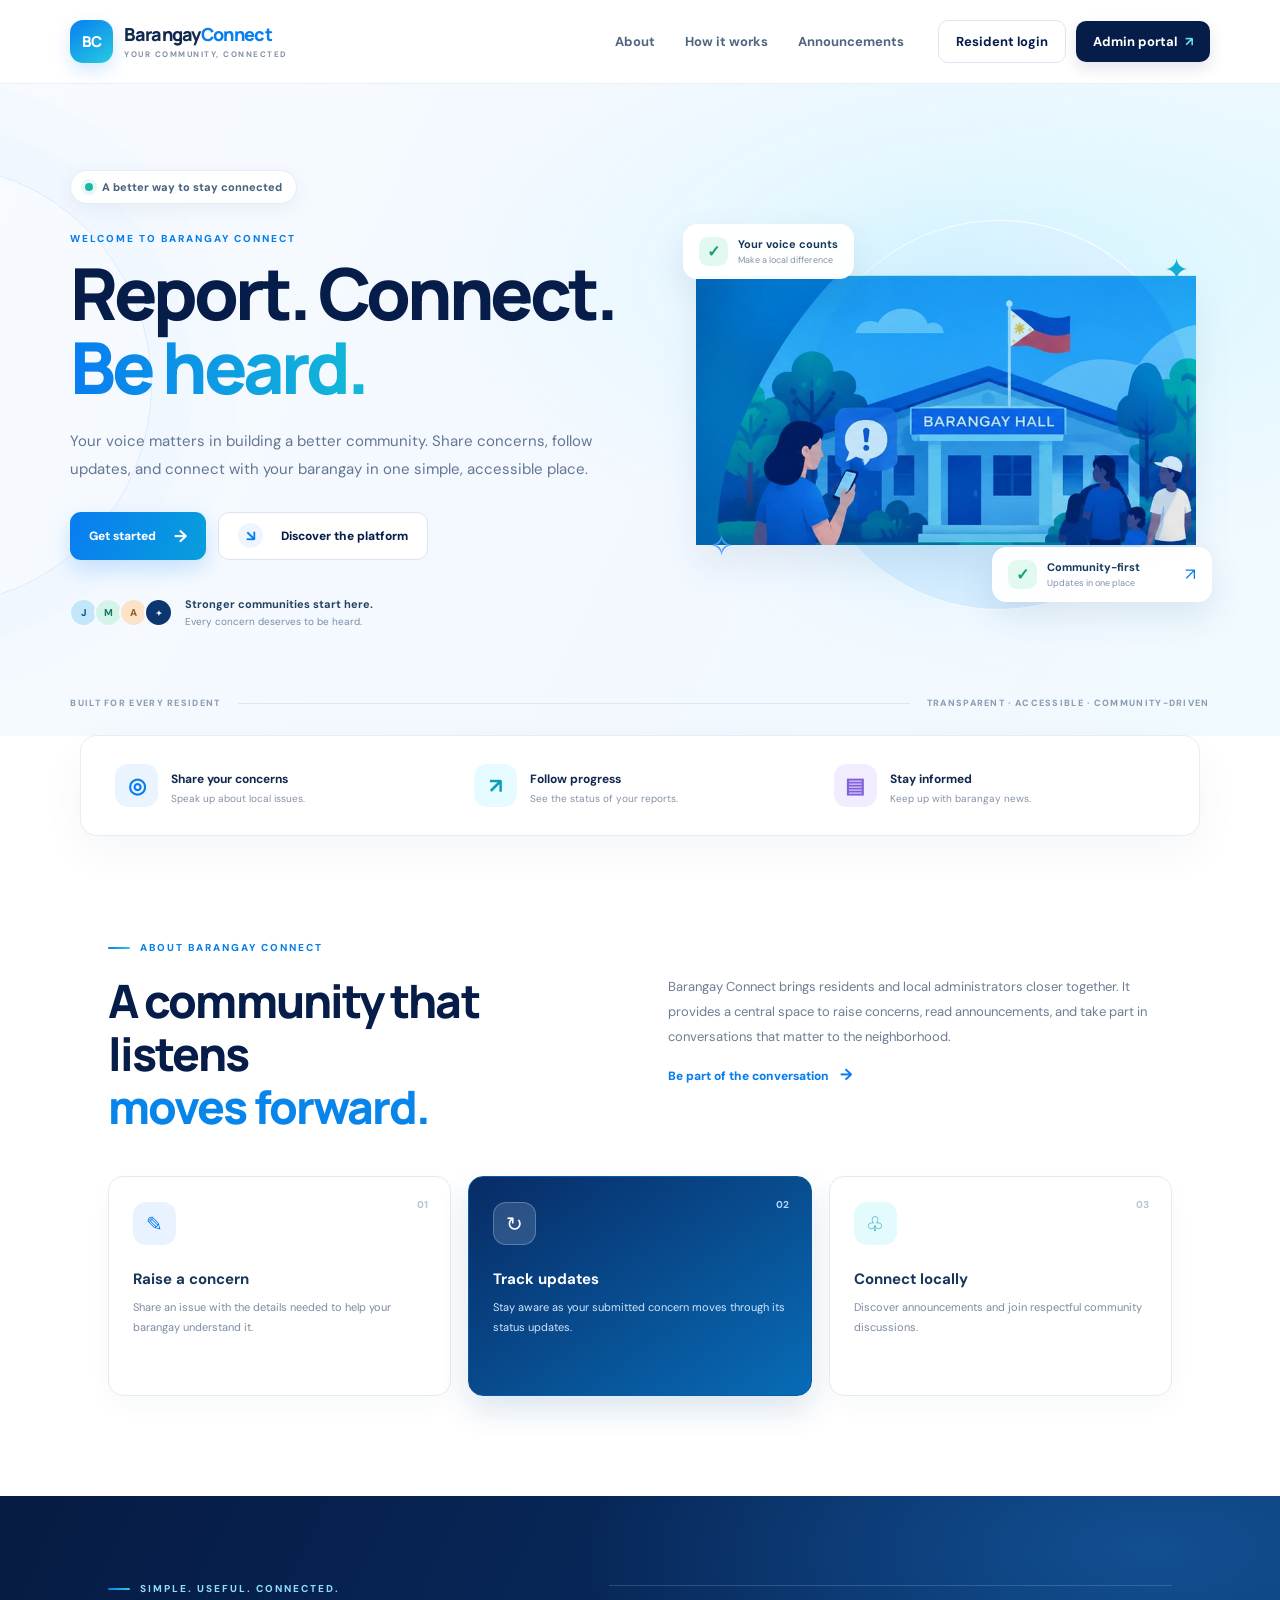
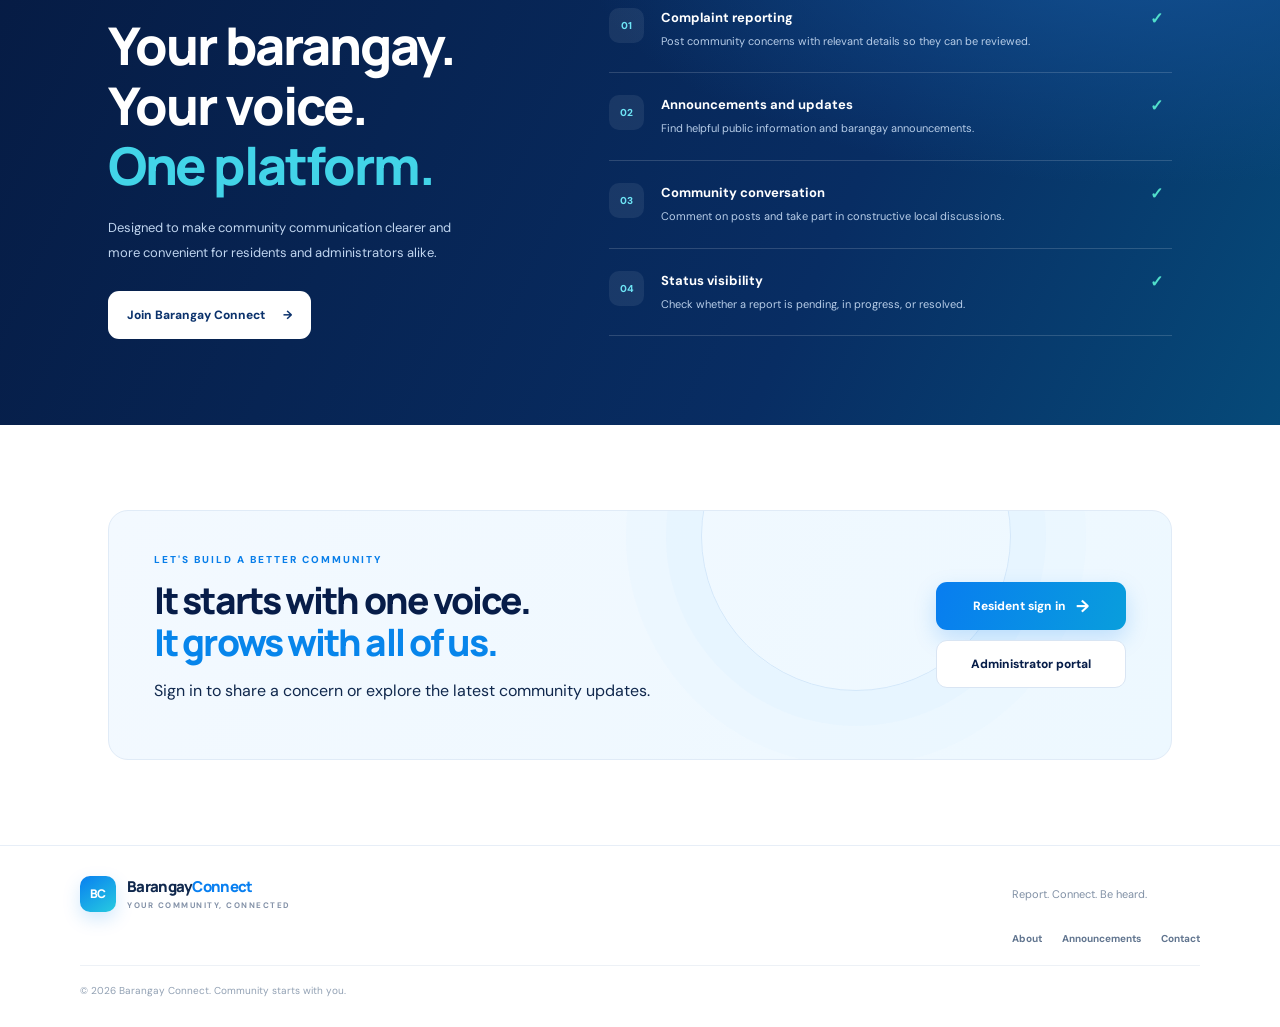
<file: frontend/index.html>
<!DOCTYPE html>
<html lang="en">
<head>
  <meta charset="UTF-8">
  <meta name="viewport" content="width=device-width, initial-scale=1.0">
  <meta name="theme-color" content="#071d49">
  <meta name="description" content="Barangay Connect helps residents share community concerns and stay updated with local announcements.">
  <title>Barangay Connect | Report. Connect. Be heard.</title>
  <link rel="icon" href="favicon.ico" type="image/x-icon">
  <link rel="preconnect" href="https://fonts.googleapis.com">
  <link rel="preconnect" href="https://fonts.gstatic.com" crossorigin>
  <link href="https://fonts.googleapis.com/css2?family=DM+Sans:wght@400;500;600;700;800&family=Manrope:wght@400;500;600;700;800&display=swap" rel="stylesheet">
  <link rel="stylesheet" href="landing.css">
</head>
<body class="landing-page">
  <header class="site-header">
    <a class="brand" href="index.html" aria-label="Barangay Connect home">
      <span class="brand-icon">BC</span>
      <span>Barangay<span class="brand-blue">Connect</span><small>YOUR COMMUNITY, CONNECTED</small></span>
    </a>
    <button class="menu-toggle" id="menuToggle" aria-label="Toggle navigation" aria-expanded="false">☰</button>
    <nav class="site-nav" id="siteNav">
      <a href="#about">About</a>
      <a href="#features">How it works</a>
      <a href="announcements.html">Announcements</a>
      <div class="nav-actions">
        <a class="nav-login" href="resident-login.html">Resident login</a>
        <a class="nav-admin" href="admin.html">Admin portal <span aria-hidden="true">↗</span></a>
      </div>
    </nav>
  </header>

  <main>
    <section class="hero">
      <div class="hero-grid">
        <div class="hero-copy">
          <div class="hero-pill"><span class="pulse-dot"></span> A better way to stay connected</div>
          <p class="eyebrow">WELCOME TO BARANGAY CONNECT</p>
          <h1>Report. Connect.<br><span>Be heard.</span></h1>
          <p class="hero-description">Your voice matters in building a better community. Share concerns, follow updates, and connect with your barangay in one simple, accessible place.</p>
          <div class="hero-actions">
            <a class="button button-primary" href="resident-login.html">Get started <span>→</span></a>
            <a class="button button-outline" href="#about"><span class="play-icon">↘</span> Discover the platform</a>
          </div>
          <div class="hero-trust">
            <div class="trust-avatars" aria-hidden="true"><span>J</span><span>M</span><span>A</span><span>+</span></div>
            <p><strong>Stronger communities start here.</strong><br><span>Every concern deserves to be heard.</span></p>
          </div>
        </div>
        <div class="hero-art">
          <div class="art-glow"></div>
          <div class="art-top-tag"><span class="tag-check">✓</span><span><strong>Your voice counts</strong><small>Make a local difference</small></span></div>
          <img src="barangay-hero-illustration.jpg" alt="Illustration representing a connected, supportive community" onerror="this.style.display='none';document.querySelector('.fallback-art').style.display='grid'">
          <div class="fallback-art" aria-hidden="true"><div class="fallback-sun"></div><div class="fallback-building building-one"></div><div class="fallback-building building-two"></div><div class="fallback-people"><i></i><i></i><i></i></div></div>
          <div class="art-bottom-card"><span class="status-icon">✓</span><span><strong>Community-first</strong><small>Updates in one place</small></span><span class="card-arrow">↗</span></div>
          <span class="floating-star star-one">✦</span><span class="floating-star star-two">✧</span>
        </div>
      </div>
      <div class="hero-bottom-line"><span>BUILT FOR EVERY RESIDENT</span><span class="line"></span><span>TRANSPARENT · ACCESSIBLE · COMMUNITY-DRIVEN</span></div>
    </section>

    <section class="value-strip" aria-label="Platform benefits">
      <article><span class="value-icon blue">◎</span><div><strong>Share your concerns</strong><p>Speak up about local issues.</p></div></article>
      <article><span class="value-icon cyan">↗</span><div><strong>Follow progress</strong><p>See the status of your reports.</p></div></article>
      <article><span class="value-icon violet">▤</span><div><strong>Stay informed</strong><p>Keep up with barangay news.</p></div></article>
    </section>

    <section class="about-section section-wrap" id="about">
      <div class="section-kicker"><span></span> ABOUT BARANGAY CONNECT</div>
      <div class="about-grid">
        <div><h2>A community that listens<br><span>moves forward.</span></h2></div>
        <div class="about-text"><p>Barangay Connect brings residents and local administrators closer together. It provides a central space to raise concerns, read announcements, and take part in conversations that matter to the neighborhood.</p><a class="text-link" href="resident-login.html">Be part of the conversation <span>→</span></a></div>
      </div>
      <div class="about-cards">
        <article class="info-card"><div class="info-number">01</div><div class="info-symbol blue-bg">✎</div><h3>Raise a concern</h3><p>Share an issue with the details needed to help your barangay understand it.</p></article>
        <article class="info-card featured"><div class="info-number">02</div><div class="info-symbol white-bg">↻</div><h3>Track updates</h3><p>Stay aware as your submitted concern moves through its status updates.</p></article>
        <article class="info-card"><div class="info-number">03</div><div class="info-symbol cyan-bg">♧</div><h3>Connect locally</h3><p>Discover announcements and join respectful community discussions.</p></article>
      </div>
    </section>

    <section class="feature-section" id="features">
      <div class="section-wrap feature-grid">
        <div class="feature-copy"><div class="section-kicker light"><span></span> SIMPLE. USEFUL. CONNECTED.</div><h2>Your barangay.<br>Your voice.<br><span>One platform.</span></h2><p>Designed to make community communication clearer and more convenient for residents and administrators alike.</p><a class="button button-light" href="resident-login.html">Join Barangay Connect <span>→</span></a></div>
        <div class="feature-list">
          <article><span class="feature-list-icon">01</span><div><h3>Complaint reporting</h3><p>Post community concerns with relevant details so they can be reviewed.</p></div><span class="feature-check">✓</span></article>
          <article><span class="feature-list-icon">02</span><div><h3>Announcements and updates</h3><p>Find helpful public information and barangay announcements.</p></div><span class="feature-check">✓</span></article>
          <article><span class="feature-list-icon">03</span><div><h3>Community conversation</h3><p>Comment on posts and take part in constructive local discussions.</p></div><span class="feature-check">✓</span></article>
          <article><span class="feature-list-icon">04</span><div><h3>Status visibility</h3><p>Check whether a report is pending, in progress, or resolved.</p></div><span class="feature-check">✓</span></article>
        </div>
      </div>
    </section>

    <section class="cta-section section-wrap">
      <div class="cta-panel"><div class="cta-decoration"></div><div><p class="eyebrow">LET'S BUILD A BETTER COMMUNITY</p><h2>It starts with one voice.<br><span>It grows with all of us.</span></h2><p>Sign in to share a concern or explore the latest community updates.</p></div><div class="cta-actions"><a class="button button-primary" href="resident-login.html">Resident sign in <span>→</span></a><a class="button button-outline" href="admin.html">Administrator portal</a></div></div>
    </section>
  </main>

  <footer class="site-footer"><a class="brand footer-brand" href="index.html"><span class="brand-icon">BC</span><span>Barangay<span class="brand-blue">Connect</span><small>YOUR COMMUNITY, CONNECTED</small></span></a><p>Report. Connect. Be heard.</p><div><a href="about.html">About</a><a href="announcements.html">Announcements</a><a href="contact.html">Contact</a></div><small class="copyright">© <span id="year"></span> Barangay Connect. Community starts with you.</small></footer>
  <script>
    const menuToggle = document.getElementById('menuToggle');
    const siteNav = document.getElementById('siteNav');
    menuToggle.addEventListener('click', () => {
      const open = siteNav.classList.toggle('is-open');
      menuToggle.setAttribute('aria-expanded', String(open));
      menuToggle.textContent = open ? '✕' : '☰';
    });
    siteNav.querySelectorAll('a').forEach(link => link.addEventListener('click', () => {
      siteNav.classList.remove('is-open');
      menuToggle.setAttribute('aria-expanded', 'false');
      menuToggle.textContent = '☰';
    }));
    document.getElementById('year').textContent = new Date().getFullYear();
  </script>
</body>
</html>
</file>
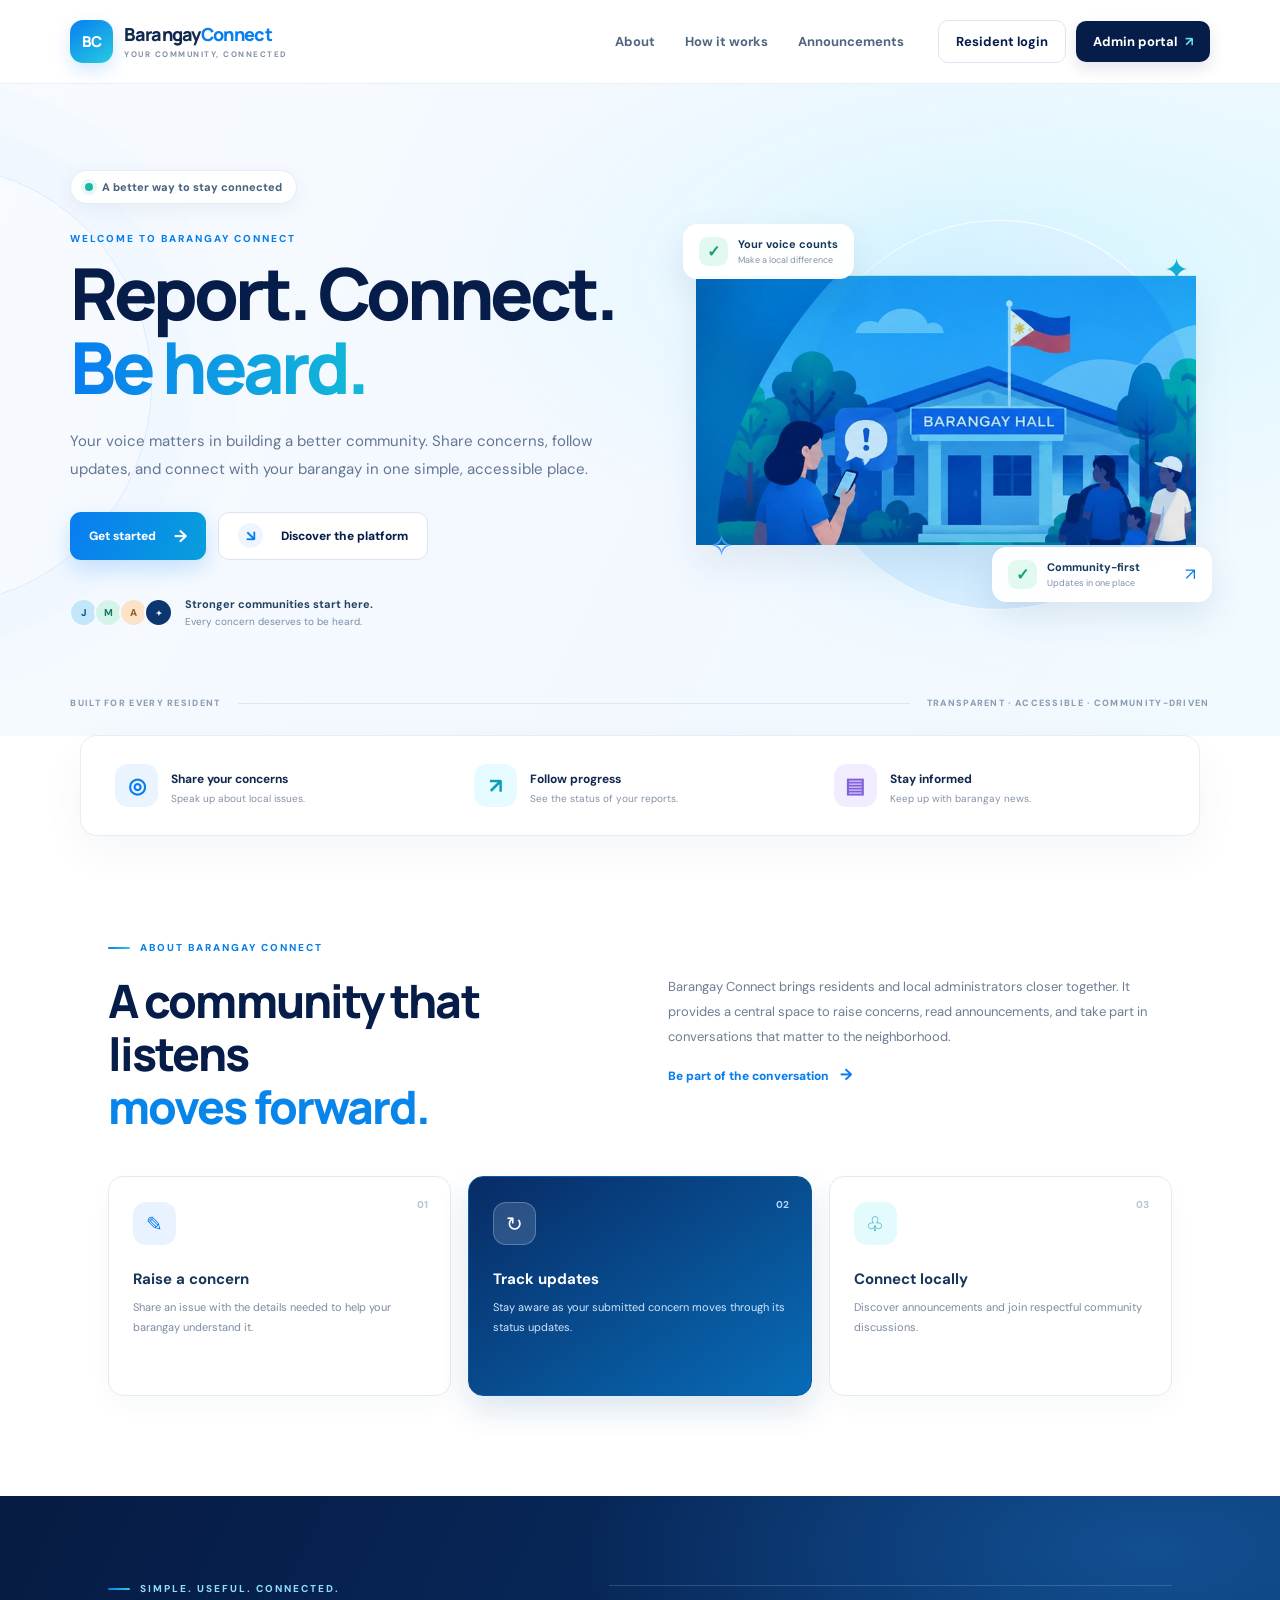
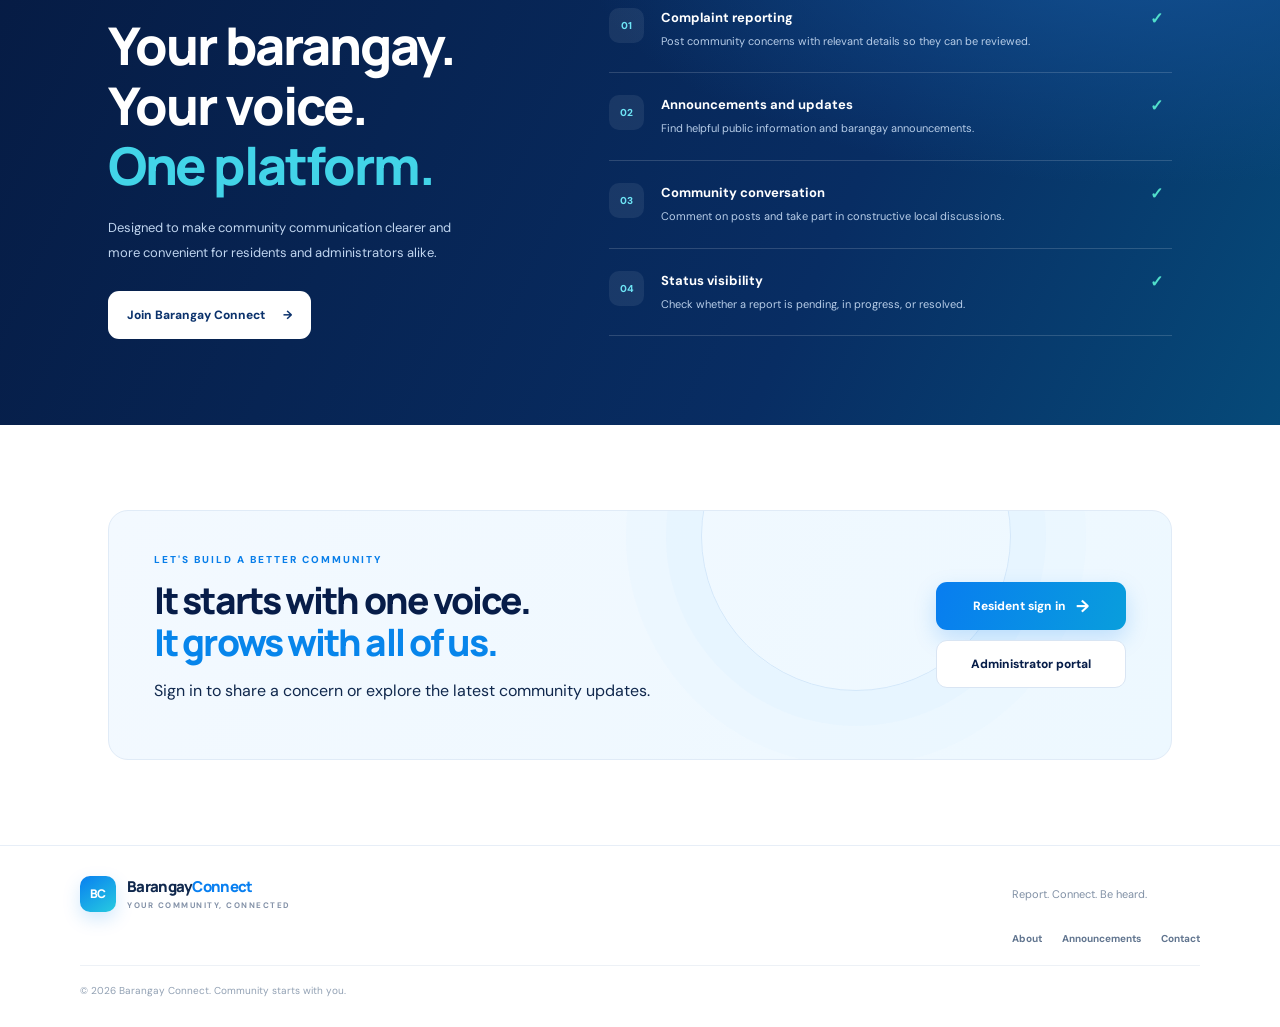
<file: frontend/about.html>
<!DOCTYPE html>
<html lang="en">

<head>
    <meta charset="UTF-8">
    <meta name="viewport" content="width=device-width, initial-scale=1.0, viewport-fit=cover">

    <title>About Us • Barangay Connect</title>

    <link rel="icon" href="favicon.ico" type="image/x-icon">
    <link rel="stylesheet" href="style.css">
    <link rel="stylesheet" href="bc-redesign.css?v=sticky-final4">
    <link rel="preconnect" href="https://fonts.googleapis.com">
    <link rel="preconnect" href="https://fonts.gstatic.com" crossorigin>
    <link href="https://fonts.googleapis.com/css2?family=DM+Sans:wght@400;500;600;700;800&display=swap" rel="stylesheet">
</head>

<body class="app-body">

    <!-- TOP BAR -->
    <header class="topbar">

        <button type="button"
                class="mobile-menu-toggle"
                id="mobileMenuToggle"
                aria-label="Open navigation menu"
                aria-expanded="false"
                aria-controls="mobileSidebar">
            ☰
        </button>

        <a class="top-brand" href="dashboard.html">
            <span>BC</span>
            Barangay Connect
        </a>

        <div class="top-user">

            <div class="clickable-profile">

                <span class="avatar tiny" id="topAvatar">
                    U
                </span>

                <span id="topName">
                    User
                </span>

            </div>

            <button class="icon-btn" id="logoutBtn">
                Logout
            </button>

        </div>

    </header>


    <div class="layout">

        <!-- SIDEBAR -->
        <aside class="sidebar" id="mobileSidebar">

            <div class="profile-mini">

                <span class="avatar large" id="profileAvatar">
                    U
                </span>

                <strong id="profileName">
                    User
                </strong>

                <small id="profileEmail">
                    email
                </small>

            </div>


            <nav>

                <a class="nav-item"
                   href="dashboard.html"> <span>Community Feed</span>
                </a>


                <a class="nav-item"
                   href="announcements.html"> <span>Announcements</span>
                </a>

                <a class="nav-item" href="notifications.html"> <span>Notifications</span>
                </a>

<a href="officials.html"
                   class="nav-link"> <span>Officials</span>
                </a>


                <a class="nav-item active"
                   href="about.html"> <span>About Us</span>
                </a>


                <a class="nav-item"
                   href="contact.html"> <span>Contact</span>
                </a>

            </nav>

        </aside>


        <!-- MAIN CONTENT -->
        <main class="feed">

            <section class="welcome">

                <div>

                    <p class="eyebrow">
                        ABOUT BARANGAY CONNECT
                    </p>

                    <h1>
                        About Us
                    </h1>

                    <p class="muted">
                        Learn more about Barangay Connect and
                        our community.
                    </p>

                </div>

            </section>


            <section class="content-card">

                <h2>
                    Barangay Connect
                </h2>

                <p>
                    Barangay Connect is a community platform
                    designed to connect residents with their
                    barangay.
                </p>


                <h2>
                    Our Purpose
                </h2>

                <p>
                    Our platform provides residents with a
                    convenient way to stay informed about
                    barangay announcements, share community
                    concerns, and communicate with others.
                </p>


                <h2>
                    Our Community
                </h2>

                <p>
                    We aim to encourage better communication
                    between residents and barangay officials
                    and help build a more informed and connected
                    community.
                </p>

            </section>

        </main>

    </div>


    <!-- TOAST -->
    <div class="toast" id="toast"></div>


    <script src="config.js"></script>
    <script src="dashboard.js"></script>

    <script>
        document.addEventListener("DOMContentLoaded", () => {
            const toggle = document.getElementById("mobileMenuToggle");
            const sidebar = document.getElementById("mobileSidebar");
            const closeButton = document.getElementById("mobileMenuClose");

            if (!toggle || !sidebar) return;

            function closeMenu() {
                document.body.classList.remove("mobile-menu-open");
                toggle.setAttribute("aria-expanded", "false");
                toggle.setAttribute("aria-label", "Open navigation menu");
            }

            function openMenu() {
                document.body.classList.add("mobile-menu-open");
                toggle.setAttribute("aria-expanded", "true");
                toggle.setAttribute("aria-label", "Close navigation menu");
            }

            toggle.addEventListener("click", () => {
                const isOpen = document.body.classList.contains("mobile-menu-open");
                isOpen ? closeMenu() : openMenu();
            });

            // Make the X button close the sidebar
            if (closeButton) {
                closeButton.addEventListener("click", (event) => {
                    event.preventDefault();
                    closeMenu();
                });
            }

            // Close when a navigation link is selected
            sidebar.querySelectorAll("a").forEach(link => {
                link.addEventListener("click", closeMenu);
            });

            // Close when Escape is pressed
            document.addEventListener("keydown", event => {
                if (event.key === "Escape") closeMenu();
            });
        });
    </script>

</body>

</html>
</file>
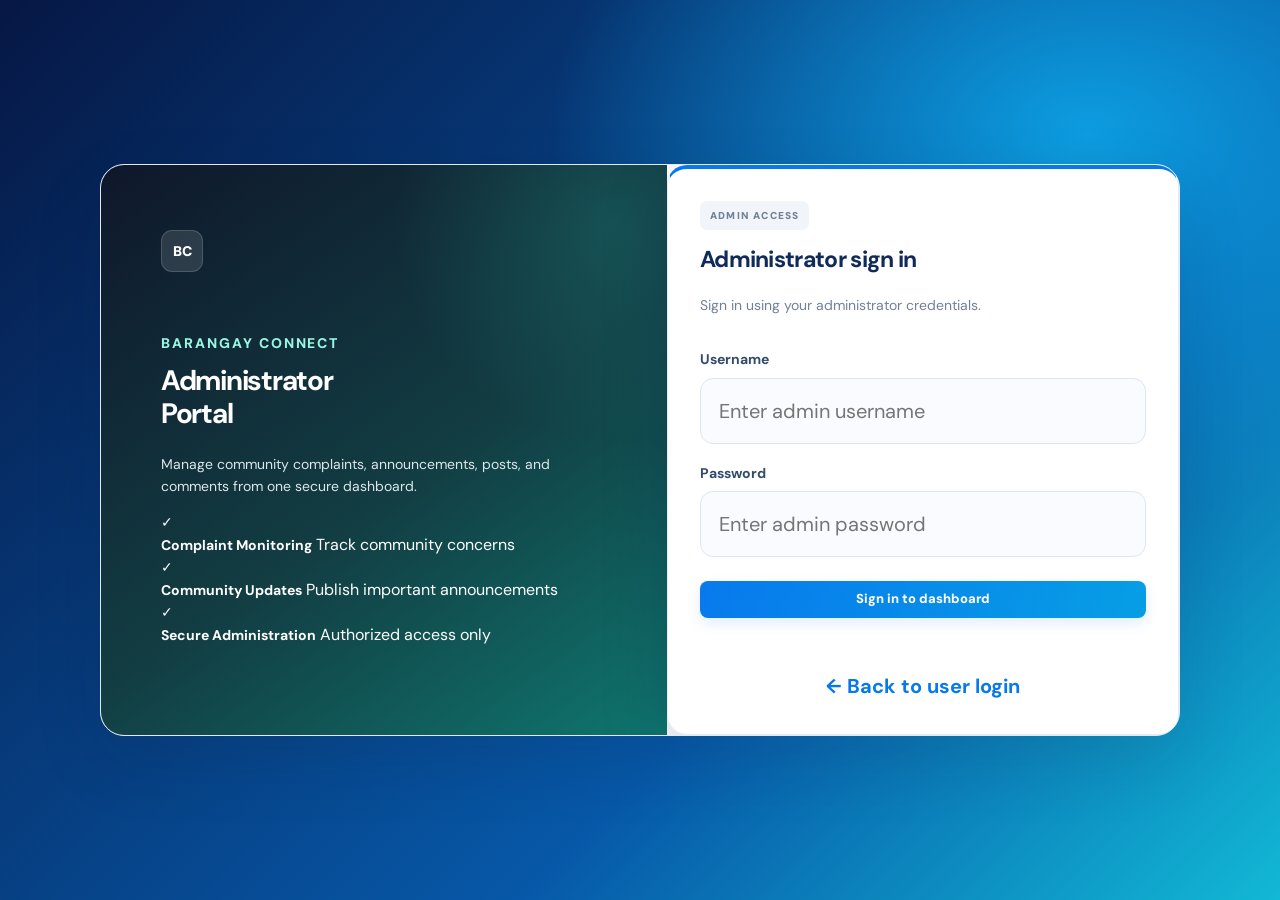
<file: frontend/admin.html>
<!DOCTYPE html>
<html lang="en">
<head>
    <meta charset="UTF-8">
    <meta name="viewport" content="width=device-width, initial-scale=1.0, viewport-fit=cover">

    <title>Admin • Barangay Connect</title>

    <link rel="stylesheet" href="style.css">
    <link rel="stylesheet" href="bc-redesign.css?v=sticky-final4">
    <link rel="preconnect" href="https://fonts.googleapis.com">
    <link rel="preconnect" href="https://fonts.gstatic.com" crossorigin>
    <link href="https://fonts.googleapis.com/css2?family=DM+Sans:wght@400;500;600;700;800&display=swap" rel="stylesheet">
</head>

<body class="auth-page admin-login-page">

    <main class="auth-shell admin-auth">

        <!-- =====================================================
             BRAND PANEL
        ====================================================== -->

        <section class="brand-panel admin-brand">

            <div class="brand-mark">BC</div>

            <p class="eyebrow">
                BARANGAY CONNECT
            </p>

            <h1>
                Administrator<br>
                Portal
            </h1>

            <p class="brand-copy">
                Manage community complaints, announcements,
                posts, and comments from one secure dashboard.
            </p>

            <div class="admin-features">

                <div class="admin-feature">
                    <span class="feature-icon">✓</span>
                    <div>
                        <strong>Complaint Monitoring</strong>
                        <small>Track community concerns</small>
                    </div>
                </div>

                <div class="admin-feature">
                    <span class="feature-icon">✓</span>
                    <div>
                        <strong>Community Updates</strong>
                        <small>Publish important announcements</small>
                    </div>
                </div>

                <div class="admin-feature">
                    <span class="feature-icon">✓</span>
                    <div>
                        <strong>Secure Administration</strong>
                        <small>Authorized access only</small>
                    </div>
                </div>

            </div>

        </section>


        <!-- =====================================================
             LOGIN CARD
        ====================================================== -->

        <section class="auth-card admin-login-card">

            <div class="admin-badge">
                ADMIN ACCESS
            </div>

            <h2>
                Administrator sign in
            </h2>

            <p class="muted">
                Sign in using your administrator credentials.
            </p>


            <form id="adminLoginForm">

                <!-- Username -->

                <div class="auth-field">

                    <label for="adminUsername">
                        Username
                    </label>

                    <input
                        id="adminUsername"
                        type="text"
                        required
                        autocomplete="username"
                        placeholder="Enter admin username"
                    >

                </div>


                <!-- Password -->

                <div class="auth-field">

                    <label for="adminPassword">
                        Password
                    </label>

                    <input
                        id="adminPassword"
                        type="password"
                        required
                        autocomplete="current-password"
                        placeholder="Enter admin password"
                    >

                </div>


                <!-- Login button -->

                <button
                    class="primary-btn admin-login-btn"
                    type="submit"
                >
                    Sign in to dashboard
                </button>


                <!-- Message -->

                <p
                    class="form-message"
                    id="adminMessage"
                ></p>

            </form>


            <!-- Back -->

            <a
                class="admin-link"
                href="index.html"
            >
                ← Back to user login
            </a>

        </section>

    </main>


    <!-- =====================================================
         SCRIPTS
    ====================================================== -->

    <script src="config.js"></script>
    <script src="auth.js"></script>

</body>
</html>
</file>
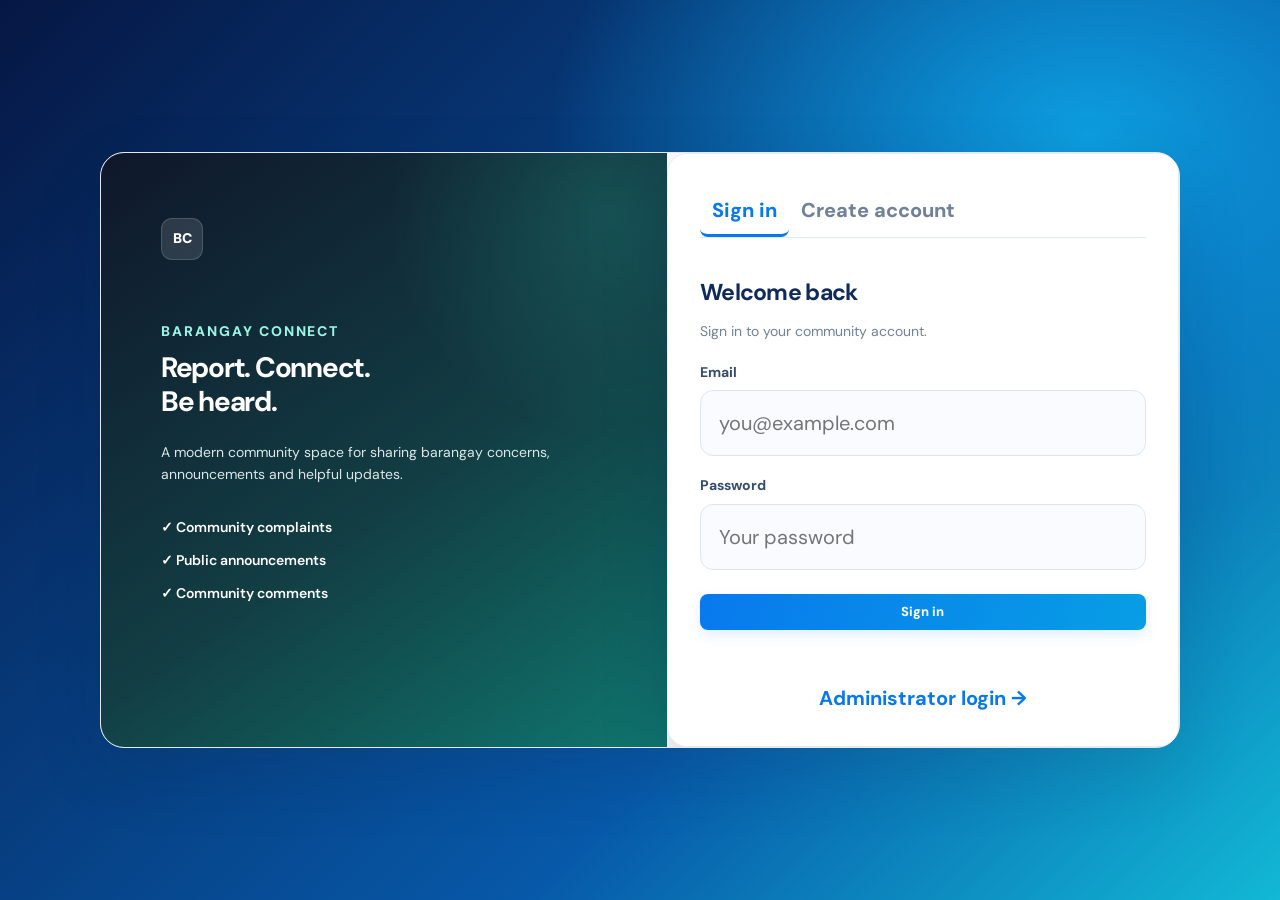
<file: frontend/announcements.html>
<!DOCTYPE html>
<html lang="en">

<head>

    <meta charset="UTF-8">

    <meta name="viewport" content="width=device-width, initial-scale=1.0, viewport-fit=cover">

    <title>Announcements • Barangay Connect</title>

    <link rel="icon"
          href="favicon.ico"
          type="image/x-icon">

    <link rel="stylesheet"
          href="style.css">

    <link rel="stylesheet" href="style.css">
    <link rel="stylesheet" href="bc-redesign.css?v=sticky-final4">
    <link rel="preconnect" href="https://fonts.googleapis.com">
    <link rel="preconnect" href="https://fonts.gstatic.com" crossorigin>
    <link href="https://fonts.googleapis.com/css2?family=DM+Sans:wght@400;500;600;700;800&display=swap" rel="stylesheet">
</head>


<body class="app-body">


    <header class="topbar">

        <button type="button"
                class="mobile-menu-toggle"
                id="mobileMenuToggle"
                aria-label="Open navigation menu"
                aria-expanded="false"
                aria-controls="mobileSidebar">
            ☰
        </button>

        <a class="top-brand"
           href="dashboard.html">
            <span>BC</span>
            Barangay Connect
        </a>


        <div class="top-user">

            <div class="clickable-profile">


                <span class="avatar tiny" id="topAvatar">
                    U
                </span>

                <span id="topName">
                    User
                </span>

            </div>


            <button class="icon-btn"
                    id="logoutBtn">
                Logout
            </button>

        </div>

    </header>





    <div class="layout">


        <!-- SIDEBAR -->

        <aside class="sidebar" id="mobileSidebar">


            <div class="profile-mini">

                <span class="avatar large"
                      id="profileAvatar">
                    U
                </span>


                <strong id="profileName">
                    User
                </strong>


                <small id="profileEmail">
                    email
                </small>

            </div>


            <nav>


                <a class="nav-item"
                   href="dashboard.html"> <span>Community Feed</span>
                </a>



                <a class="nav-item active"
                   href="announcements.html"> <span>Announcements</span>
                </a>

                <a class="nav-item" href="notifications.html"> <span>Notifications</span>
                </a>

<a href="officials.html" class="nav-link"> <span>Officials</span>
                </a>


                <a class="nav-item" href="about.html"> <span>About Us</span>
                </a>

                <a class="nav-item" href="contact.html"> <span>Contact</span>
                </a>


            </nav>

        </aside>



        <!-- MAIN -->

        <main class="feed">


            <section class="welcome">

                <div>
                    <p class="eyebrow">
                        BARANGAY ANNOUNCEMENTS
                    </p>

                    <h1>
                        Official Barangay Announcements
                    </h1>

                    <p class="muted">
                        Important announcements and updates from the barangay.
                    </p>
                </div>

                <div id="adminAnnouncementControls"></div>

            </section>


            <div id="announcementList" class="announcement-list">
                <div class="loading">
                    Loading announcements...
                </div>
            </div>



        </main>

    </div>


    <!-- CHANGE PASSWORD -->

    <div class="modal hidden"
         id="passwordModal">

        <div class="modal-card">

            <button class="close"
                    data-close="passwordModal">
                ×
            </button>


            <h2>
                Change password
            </h2>


            <form id="passwordForm">


                <label>
                    Current password
                </label>

                <input id="currentPassword"
                       type="password"
                       required>


                <label>
                    New password
                </label>

                <input id="newPassword"
                       type="password"
                       minlength="6"
                       required>


                <label>
                    Confirm new password
                </label>

                <input id="confirmPassword"
                       type="password"
                       minlength="6"
                       required>


                <button class="primary-btn"
                        type="submit">
                    Update password
                </button>


                <p class="form-message"
                   id="passwordMessage"></p>

            </form>

        </div>

    </div>


    <div class="toast"
         id="toast"></div>


    <script src="config.js"></script>
    <script src="announcements.js"></script>

    <script>
        document.addEventListener("DOMContentLoaded", () => {
            const toggle = document.getElementById("mobileMenuToggle");
            const sidebar = document.getElementById("mobileSidebar");
            const closeButton = document.getElementById("mobileMenuClose");

            if (!toggle || !sidebar) return;

            function closeMenu() {
                document.body.classList.remove("mobile-menu-open");
                toggle.setAttribute("aria-expanded", "false");
                toggle.setAttribute("aria-label", "Open navigation menu");
            }

            function openMenu() {
                document.body.classList.add("mobile-menu-open");
                toggle.setAttribute("aria-expanded", "true");
                toggle.setAttribute("aria-label", "Close navigation menu");
            }

            toggle.addEventListener("click", () => {
                const isOpen = document.body.classList.contains("mobile-menu-open");
                isOpen ? closeMenu() : openMenu();
            });

            // Make the X button close the sidebar
            if (closeButton) {
                closeButton.addEventListener("click", (event) => {
                    event.preventDefault();
                    closeMenu();
                });
            }

            // Close when a navigation link is selected
            sidebar.querySelectorAll("a").forEach(link => {
                link.addEventListener("click", closeMenu);
            });

            // Close when Escape is pressed
            document.addEventListener("keydown", event => {
                if (event.key === "Escape") closeMenu();
            });
        });
    </script>

</body>
</html>
</file>
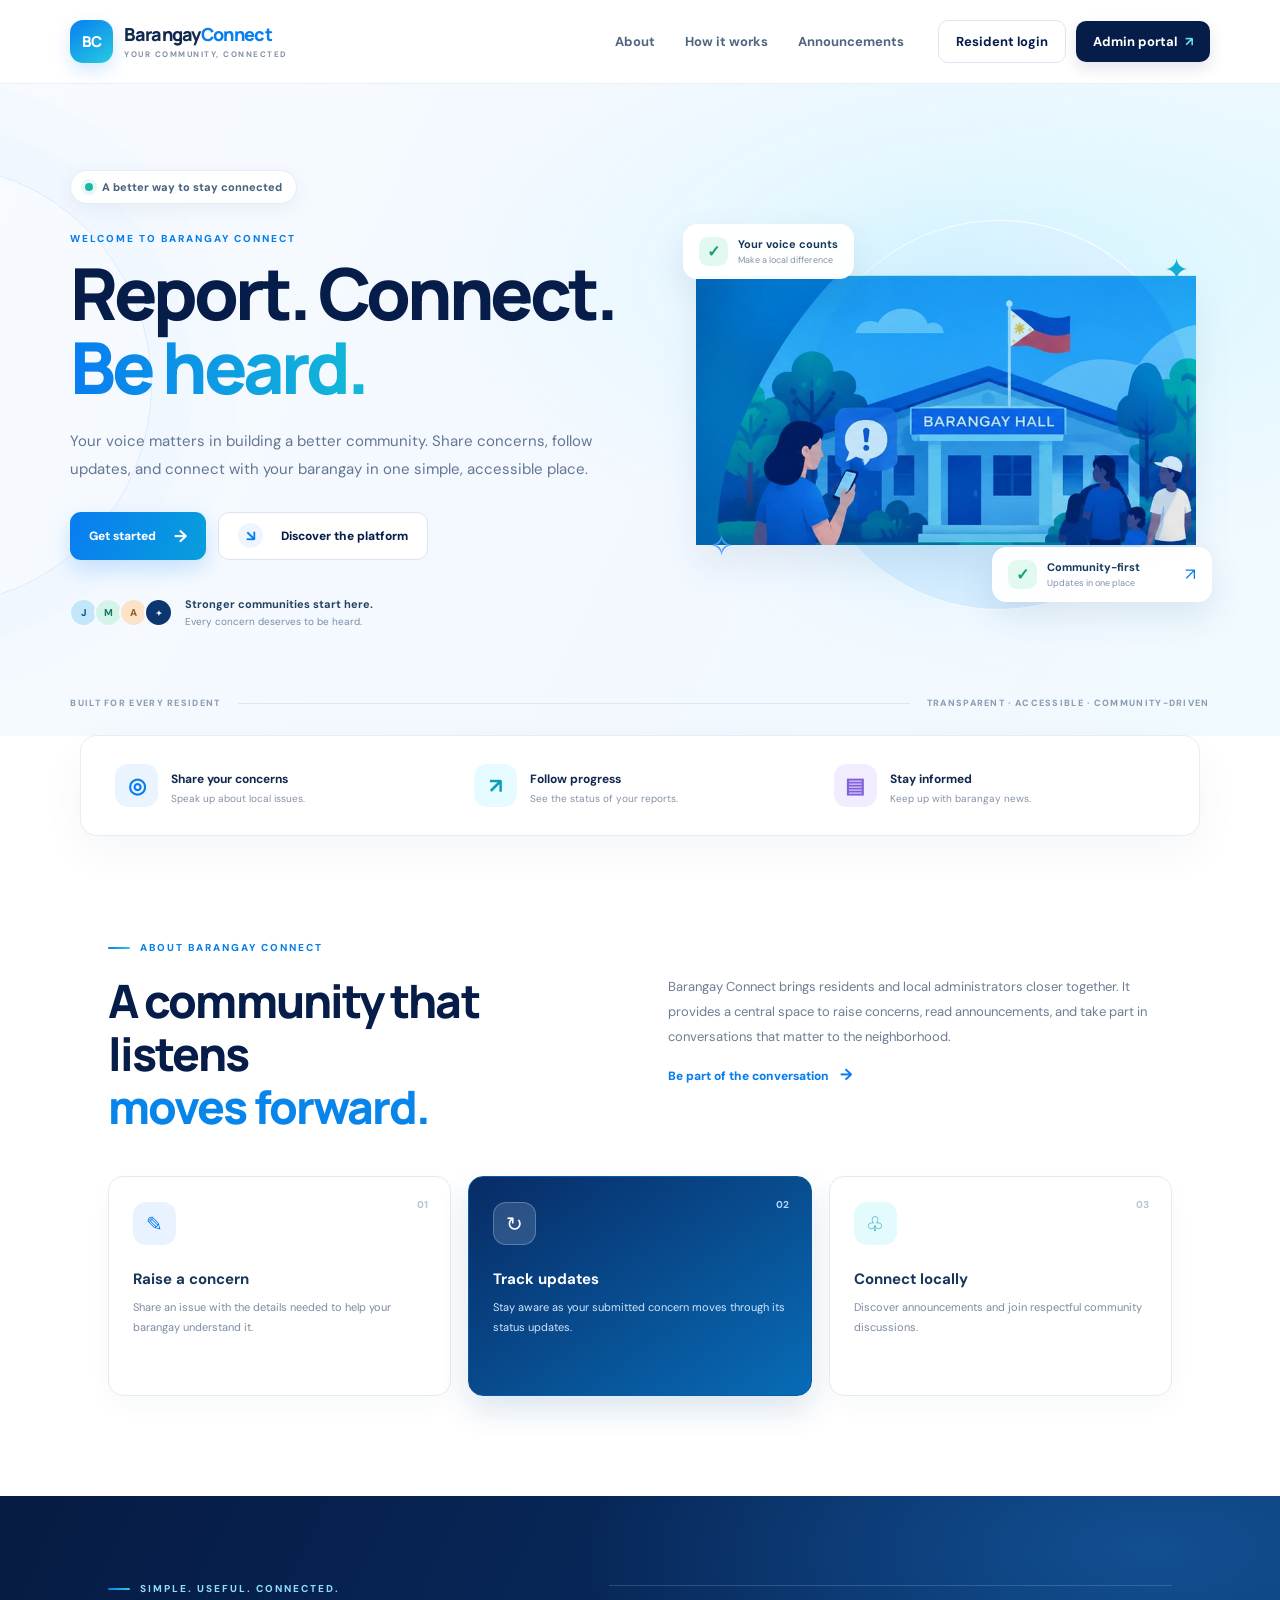
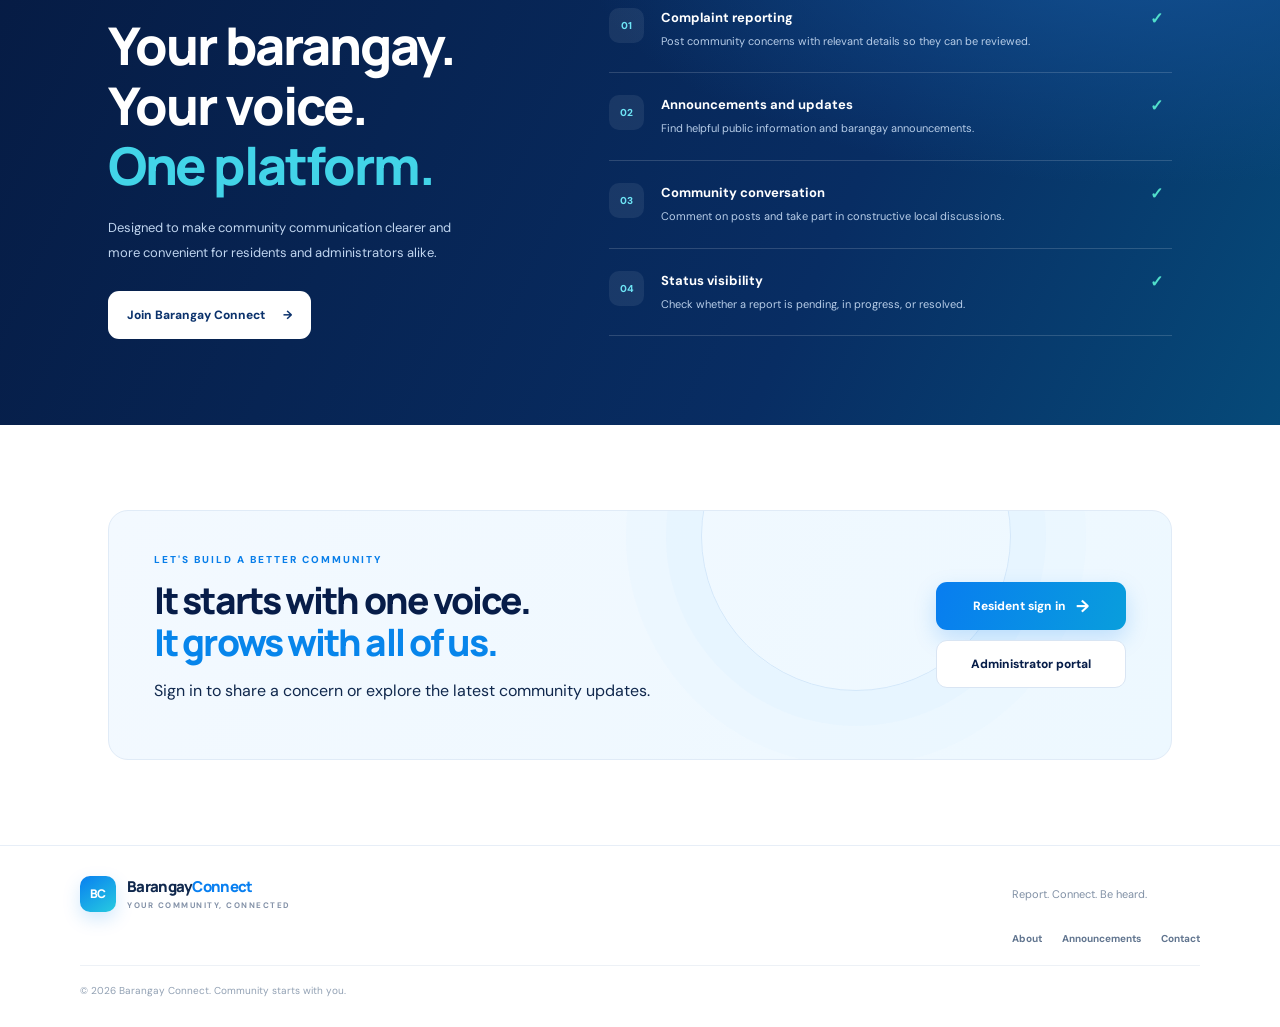
<file: frontend/contact.html>
<!DOCTYPE html>
<html lang="en">

<head>

    <meta charset="UTF-8">
    <meta name="viewport" content="width=device-width, initial-scale=1.0, viewport-fit=cover">

    <title>Contact • Barangay Connect</title>

    <link rel="icon"
          href="favicon.ico"
          type="image/x-icon">

    <link rel="stylesheet"
          href="style.css">

    <link rel="stylesheet" href="style.css">
    <link rel="stylesheet" href="bc-redesign.css?v=sticky-final4">
    <link rel="preconnect" href="https://fonts.googleapis.com">
    <link rel="preconnect" href="https://fonts.gstatic.com" crossorigin>
    <link href="https://fonts.googleapis.com/css2?family=DM+Sans:wght@400;500;600;700;800&display=swap" rel="stylesheet">
</head>


<body class="app-body">


    <!-- TOP BAR -->
    <header class="topbar">
        <button type="button"
                class="mobile-menu-toggle"
                id="mobileMenuToggle"
                aria-label="Open navigation menu"
                aria-expanded="false"
                aria-controls="mobileSidebar">
            ☰
        </button>

        <a class="top-brand"
           href="dashboard.html">

            <span>BC</span>
            Barangay Connect

        </a>


        <div class="top-user">

            <div class="clickable-profile">

                <span class="avatar tiny"
                      id="topAvatar">
                    U
                </span>

                <span id="topName">
                    User
                </span>

            </div>


            <button class="icon-btn"
                    id="logoutBtn">
                Logout
            </button>

        </div>

    </header>


    <div class="layout">


        <!-- SIDEBAR -->
        <aside class="sidebar" id="mobileSidebar">


            <div class="profile-mini">

                <span class="avatar large"
                      id="profileAvatar">
                    U
                </span>

                <strong id="profileName">
                    User
                </strong>

                <small id="profileEmail">
                    email
                </small>

            </div>


            <nav>


                <a class="nav-item"
                   href="dashboard.html"> <span>Community Feed</span>
                </a>


                <a class="nav-item"
                   href="announcements.html"> <span>Announcements</span>
                </a>

                <a class="nav-item" href="notifications.html"> <span>Notifications</span>
                </a>

<a href="officials.html"
                   class="nav-link"> <span>Officials</span>
                </a>


                <a class="nav-item"
                   href="about.html"> <span>About Us</span>
                </a>


                <a class="nav-item active"
                   href="contact.html"> <span>Contact</span>
                </a>


            </nav>

        </aside>


        <!-- MAIN CONTENT -->
        <main class="feed">


            <section class="welcome">

                <div>

                    <p class="eyebrow">
                        GET IN TOUCH
                    </p>

                    <h1>
                        Contact Us
                    </h1>

                    <p class="muted">
                        Need assistance? You can contact
                        your barangay office using the
                        information below.
                    </p>

                </div>

            </section>


            <!-- CONTACT CARDS -->
            <section class="contact-grid">


                <div class="content-card">

                    <div class="contact-icon">
                        📍
                    </div>

                    <h2>
                        Barangay Office
                    </h2>

                    <p>
                        Visit the barangay office for
                        assistance and community concerns.
                    </p>

                    <strong>
                        Office Address
                    </strong>

                    <p>
                        Your Barangay Office Address
                    </p>

                </div>


                <div class="content-card">

                    <div class="contact-icon">
                        📞
                    </div>

                    <h2>
                        Phone
                    </h2>

                    <p>
                        You can contact the barangay
                        office through:
                    </p>

                    <strong>
                        Contact Number
                    </strong>

                    <p>
                        09XX-XXX-XXXX
                    </p>

                </div>


                <div class="content-card">

                    <div class="contact-icon">
                        ✉️
                    </div>

                    <h2>
                        Email
                    </h2>

                    <p>
                        For inquiries and other concerns,
                        you may send an email.
                    </p>

                    <strong>
                        Email Address
                    </strong>

                    <p>
                        barangay@example.com
                    </p>

                </div>


                <div class="content-card">

                    <div class="contact-icon">
                        🕐
                    </div>

                    <h2>
                        Office Hours
                    </h2>

                    <p>
                        The barangay office is available
                        during the following hours:
                    </p>

                    <strong>
                        Monday – Friday
                    </strong>

                    <p>
                        8:00 AM – 5:00 PM
                    </p>

                </div>


            </section>

        </main>

    </div>


    <!-- TOAST -->
    <div class="toast"
         id="toast"></div>


    <script src="config.js"></script>
    <script src="dashboard.js"></script>
    <script>
        document.addEventListener("DOMContentLoaded", () => {
            const toggle = document.getElementById("mobileMenuToggle");
            const sidebar = document.getElementById("mobileSidebar");
            const closeButton = document.getElementById("mobileMenuClose");

            if (!toggle || !sidebar) return;

            function closeMenu() {
                document.body.classList.remove("mobile-menu-open");
                toggle.setAttribute("aria-expanded", "false");
                toggle.setAttribute("aria-label", "Open navigation menu");
            }

            function openMenu() {
                document.body.classList.add("mobile-menu-open");
                toggle.setAttribute("aria-expanded", "true");
                toggle.setAttribute("aria-label", "Close navigation menu");
            }

            toggle.addEventListener("click", () => {
                const isOpen = document.body.classList.contains("mobile-menu-open");
                isOpen ? closeMenu() : openMenu();
            });

            // Make the X button close the sidebar
            if (closeButton) {
                closeButton.addEventListener("click", (event) => {
                    event.preventDefault();
                    closeMenu();
                });
            }

            // Close when a navigation link is selected
            sidebar.querySelectorAll("a").forEach(link => {
                link.addEventListener("click", closeMenu);
            });

            // Close when Escape is pressed
            document.addEventListener("keydown", event => {
                if (event.key === "Escape") closeMenu();
            });
        });
    </script>
</body>

</html>
</file>
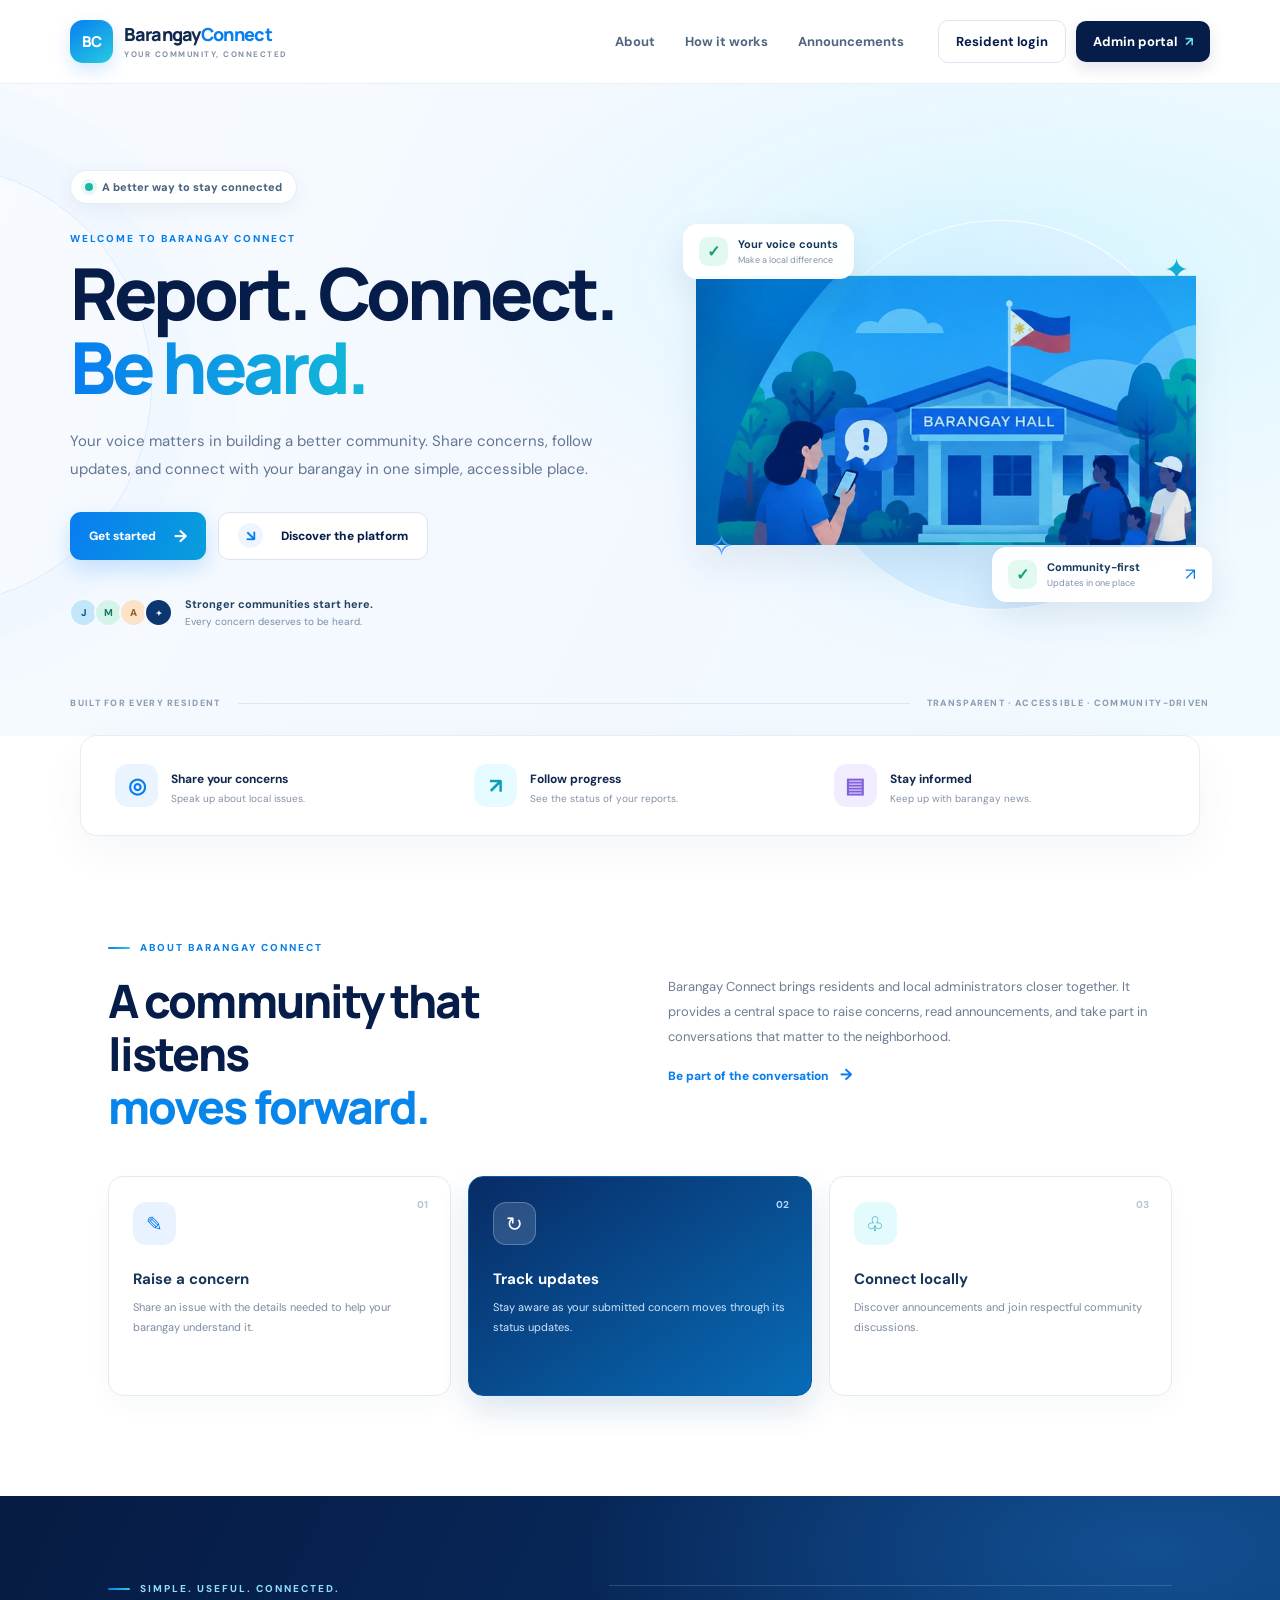
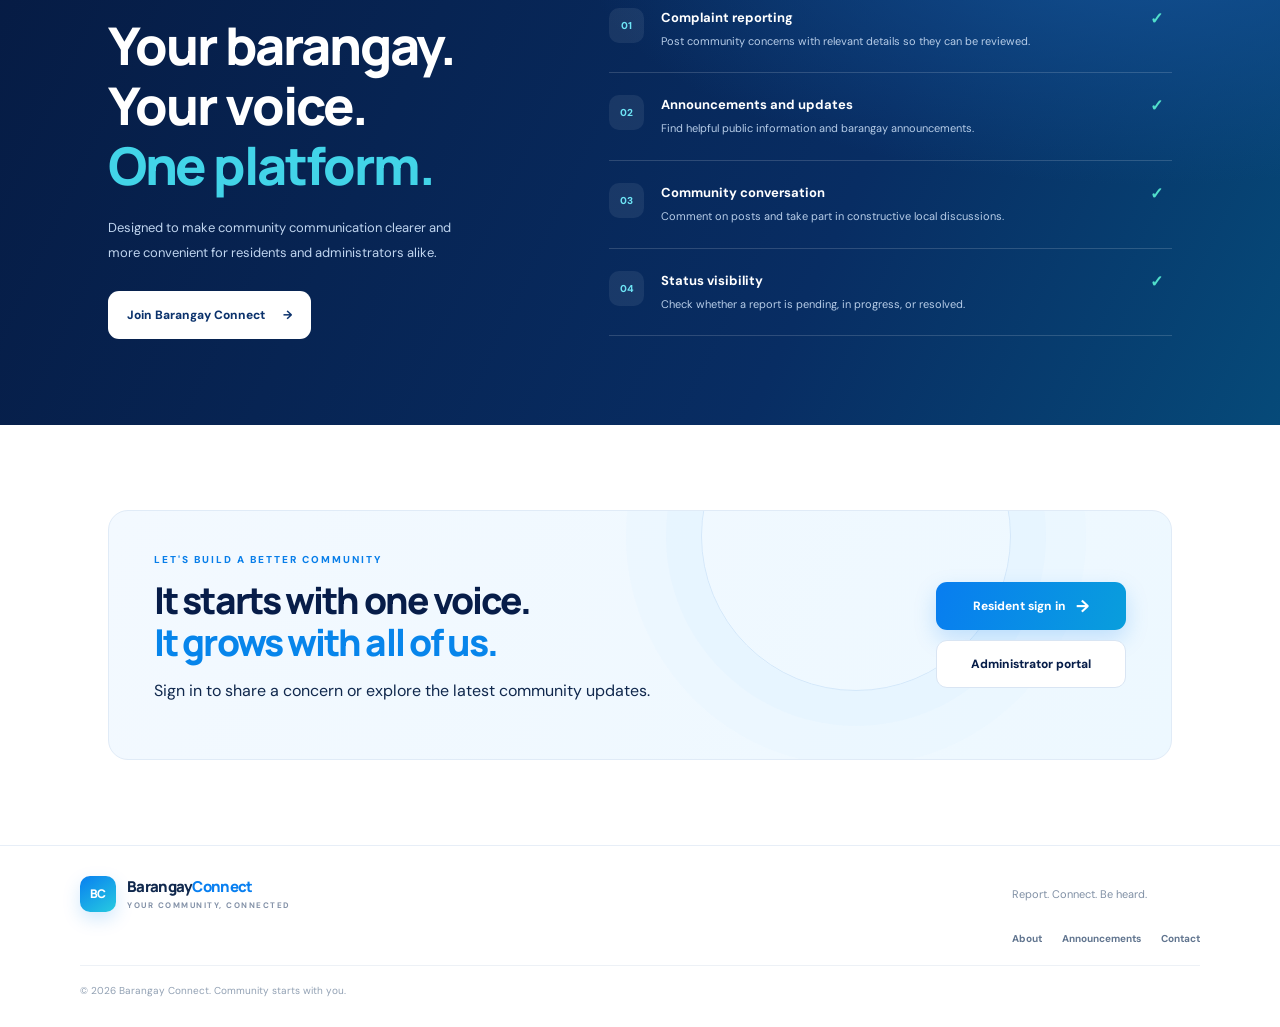
<file: frontend/dashboard.html>
<!DOCTYPE html>
<html lang="en">
<head>
    <meta charset="UTF-8">
    <meta name="viewport" content="width=device-width, initial-scale=1.0, viewport-fit=cover">
    <title>Community Feed • Barangay Connect</title>
    <link rel="icon" href="favicon.ico" type="image/x-icon">
    <link rel="stylesheet" href="style.css">
    <link rel="stylesheet" href="bc-redesign.css?v=sticky-final4">
    <link rel="preconnect" href="https://fonts.googleapis.com">
    <link rel="preconnect" href="https://fonts.gstatic.com" crossorigin>
    <link href="https://fonts.googleapis.com/css2?family=DM+Sans:wght@400;500;600;700;800&display=swap" rel="stylesheet">
</head>

<body class="app-body">

    <!-- ================= TOP BAR ================= -->
    <header class="topbar">

        <button type="button"
                class="mobile-menu-toggle"
                id="mobileMenuToggle"
                aria-label="Open navigation menu"
                aria-expanded="false"
                aria-controls="mobileSidebar">
            ☰
        </button>

        <a class="top-brand" href="dashboard.html">
            <span>BC</span> Barangay Connect
        </a>

        <div class="top-search">
            <input id="searchInput"
                   placeholder="Search complaints and posts...">
            ⌕
        </div>

        <!-- USER NAME ONLY - NOT CLICKABLE -->
        <div class="top-user">

            <div class="top-profile">

                <span class="avatar" id="topAvatar">
                    U
                </span>

                <div class="top-profile-info">

                    <strong id="topName">
                        User
                    </strong>

                    <small>
                        Resident
                    </small>

                </div>

            </div>

            <button class="icon-btn" id="passwordBtn" type="button">
                Change Password
            </button>

            <button class="icon-btn" id="logoutBtn" type="button">
                Logout
            </button>

        </div>

    </header>


    <!-- ================= MAIN LAYOUT ================= -->
    <div class="layout">

        <!-- ================= SIDEBAR ================= -->
        <aside class="sidebar" id="mobileSidebar">

            <button type="button"
                    class="mobile-menu-close"
                    id="mobileMenuClose"
                    aria-label="Close navigation menu">
                &times;
            </button>

            <div class="profile-mini" id="sidebarProfileBtn">

                <span class="avatar large" id="profileAvatar">
                    U
                </span>

                <div class="profile-mini-info">

                    <strong id="profileName">
                        User
                    </strong>

                    <small id="profileEmail">
                        email
                    </small>

                </div>

            </div>


            <nav>

                <a class="nav-item active"
                   href="dashboard.html"> <span>Community Feed</span>
                </a>


                <a class="nav-item"
                   href="announcements.html"> <span>Announcements</span>
                </a>

                <a class="nav-item" href="notifications.html"> <span>Notifications</span>
                </a>

<a href="officials.html" class="nav-link"> <span>Officials</span>
                </a>

                <a class="nav-item" href="about.html"> <span>About Us</span>
                </a>

                <a class="nav-item" href="contact.html"> <span>Contact</span>
                </a>

            </nav>

        </aside>


        <!-- ================= COMMUNITY FEED ================= -->
        <main class="feed">

            <section class="welcome">

                <div>

                    <p class="eyebrow">
                        COMMUNITY FEED
                    </p>

                    <h1>
                        What's happening in the barangay?
                    </h1>

                    <p class="muted">
                        Share a concern or keep your neighbors informed.
                    </p>

                </div>

            </section>

<!-- ================= CREATE COMPLAINT ================= -->
            <section class="composer card">

                <div class="composer-head">

                    <span class="avatar" id="composerAvatar">
                        U
                    </span>

                    <div>
                        <strong id="composerName">
                            You
                        </strong>

                        <small>
                            Submit a barangay complaint
                        </small>
                    </div>

                </div>


                <!-- ================= COMPLAINT CATEGORY ================= -->

                <div class="complaint-form-grid">

                    <div class="form-group">

                        <label for="complaintCategory">
                            Complaint Category
                        </label>

                        <select id="complaintCategory" required>

                            <option value="">
                                Select complaint category
                            </option>

                            <option value="Infrastructure">
                                Infrastructure
                            </option>

                            <option value="Garbage/Waste">
                                Garbage / Waste
                            </option>

                            <option value="Peace and Order">
                                Peace and Order
                            </option>

                            <option value="Street Lighting">
                                Street Lighting
                            </option>

                            <option value="Drainage/Flooding">
                                Drainage / Flooding
                            </option>

                            <option value="Public Safety">
                                Public Safety
                            </option>

                            <option value="Other">
                                Other
                            </option>

                        </select>

                    </div>


                    <!-- ADDRESS -->

                    <div class="form-group">

                        <label for="complaintAddress">
                            Address
                        </label>

                        <input type="text"
                               id="complaintAddress"
                               maxlength="300"
                               placeholder="Complete address"
                               required>

                    </div>


                    <!-- AGE -->

                    <div class="form-group">

                        <label for="complaintAge">
                            Age
                        </label>

                        <input type="number"
                               id="complaintAge"
                               min="1"
                               max="120"
                               placeholder="Age"
                               required>

                    </div>


                    <!-- GENDER -->

                    <div class="form-group">

                        <label for="complaintGender">
                            Gender
                        </label>

                        <select id="complaintGender" required>

                            <option value="">
                                Select gender
                            </option>

                            <option value="Male">
                                Male
                            </option>

                            <option value="Female">
                                Female
                            </option>

                            <option value="Other">
                                Other
                            </option>

                        </select>

                    </div>


                    <!-- CONTACT NUMBER -->

                    <div class="form-group">

                        <label for="complaintContact">
                            Contact Number
                        </label>

                        <input type="tel"
                               id="complaintContact"
                               maxlength="30"
                               placeholder="09XXXXXXXXX"
                               required>

                    </div>

                </div>


                <!-- ================= COMPLAINT DESCRIPTION ================= -->

                <div class="form-group complaint-description">

                    <label for="postContent">
                        Complaint Description
                    </label>

                    <textarea id="postContent"
                              maxlength="5000"
                              placeholder="Describe your complaint..."
                              required></textarea>

                </div>


                <!-- ================= COMPLAINT PICTURE ================= -->

                <div class="image-upload">

                    <label for="postImage"
                           class="image-upload-btn">

                        📷 Add complaint picture

                    </label>

                    <input type="file"
                           id="postImage"
                           accept="image/jpeg,image/png,image/webp"
                           hidden>


                    <div id="imagePreviewContainer"
                         class="image-preview-container hidden">

                        <img id="imagePreview"
                             class="image-preview"
                             alt="Complaint picture preview">

                        <button type="button"
                                id="removeImageBtn"
                                class="remove-image-btn">

                            Remove picture

                        </button>

                    </div>

                </div>


                <!-- ================= STATUS ================= -->

                <div class="complaint-status-info">

                    <span class="status-label">
                        Complaint Status
                    </span>

                    <span class="status-badge pending">
                        Pending
                    </span>

                    <small>
                        New complaints are automatically marked as Pending.
                    </small>

                </div>


                <!-- ================= ACTIONS ================= -->

                <div class="composer-actions">

                    <span id="charCount">
                        0 / 5000
                    </span>

                    <button class="primary-btn small"
                            id="postBtn"
                            type="button">

                        Submit Complaint

                    </button>

                </div>


                <p class="form-message"
                   id="postMessage">
                </p>

            </section>


            <!-- ================= POSTS ================= -->
            <div id="feedList"></div>

            <div class="loading"
                 id="loading">
                Loading community posts...
            </div>

        </main>

    </div>


    <!-- ================================================= -->
    <!-- CHANGE PASSWORD MODAL -->
    <!-- ================================================= -->

    <div class="modal hidden"
         id="passwordModal">

        <div class="modal-card">

            <button class="close"
                    data-close="passwordModal">
                ×
            </button>

            <h2>
                Change password
            </h2>


            <form id="passwordForm">

                <label>
                    Current password
                </label>

                <input id="currentPassword"
                       type="password"
                       required>


                <label>
                    New password
                </label>

                <input id="newPassword"
                       type="password"
                       minlength="6"
                       required>


                <label>
                    Confirm new password
                </label>

                <input id="confirmPassword"
                       type="password"
                       minlength="6"
                       required>


                <button class="primary-btn"
                        type="submit">
                    Update password
                </button>


                <p class="form-message"
                   id="passwordMessage"></p>

            </form>

        </div>

    </div>


    <!-- ================================================= -->
    <!-- USER PROFILE MODAL -->
    <!-- ================================================= -->

    <div class="modal hidden"
         id="profileModal">

        <div class="modal-card profile-modal">

            <button class="close"
                    data-close="profileModal">
                ×
            </button>


            <div class="profile-header">

                <span class="avatar profile-avatar"
                      id="viewProfileAvatar">
                    U
                </span>

                <div>

                    <h2 id="viewProfileName">
                        User
                    </h2>

                    <p class="muted"
                       id="viewProfileEmail">
                        email
                    </p>

                </div>

            </div>


            <hr>


            <h3>
                Posts by this user
            </h3>


            <div id="userPosts">

                <p class="muted">
                    Loading posts...
                </p>

            </div>

        </div>

    </div>


    <!-- ================= TOAST ================= -->
    <div class="toast"
         id="toast"></div>


    <!-- ================= JAVASCRIPT ================= -->
    <script src="config.js"></script>
    <script src="dashboard.js"></script>

    <script>
        document.addEventListener("DOMContentLoaded", () => {
            const toggle = document.getElementById("mobileMenuToggle");
            const sidebar = document.getElementById("mobileSidebar");
            const closeButton = document.getElementById("mobileMenuClose");

            if (!toggle || !sidebar) return;

            function closeMenu() {
                document.body.classList.remove("mobile-menu-open");
                toggle.setAttribute("aria-expanded", "false");
                toggle.setAttribute("aria-label", "Open navigation menu");
            }

            function openMenu() {
                document.body.classList.add("mobile-menu-open");
                toggle.setAttribute("aria-expanded", "true");
                toggle.setAttribute("aria-label", "Close navigation menu");
            }

            toggle.addEventListener("click", () => {
                const isOpen = document.body.classList.contains("mobile-menu-open");
                isOpen ? closeMenu() : openMenu();
            });

            // Make the X button close the sidebar
            if (closeButton) {
                closeButton.addEventListener("click", (event) => {
                    event.preventDefault();
                    closeMenu();
                });
            }

            // Close when a navigation link is selected
            sidebar.querySelectorAll("a").forEach(link => {
                link.addEventListener("click", closeMenu);
            });

            // Close when Escape is pressed
            document.addEventListener("keydown", event => {
                if (event.key === "Escape") closeMenu();
            });
        });
    </script>

</body>
</html>
</file>
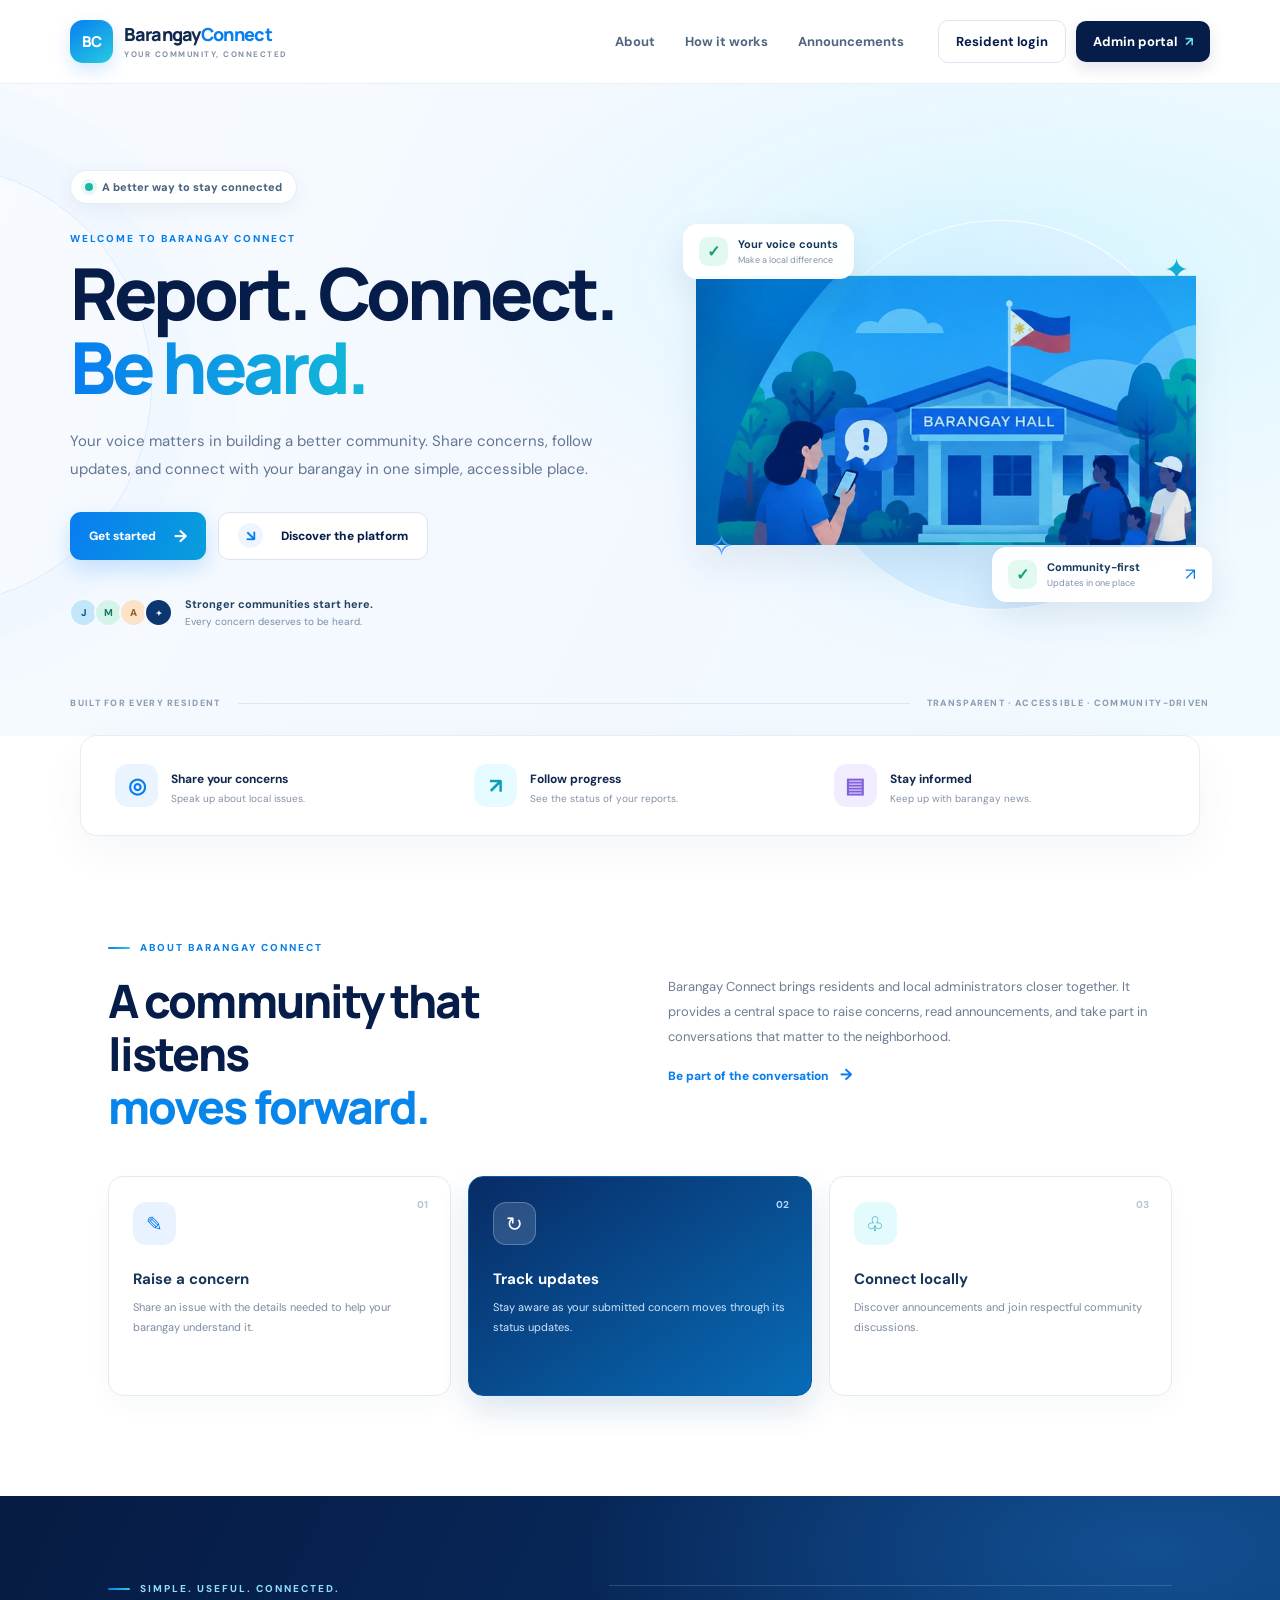
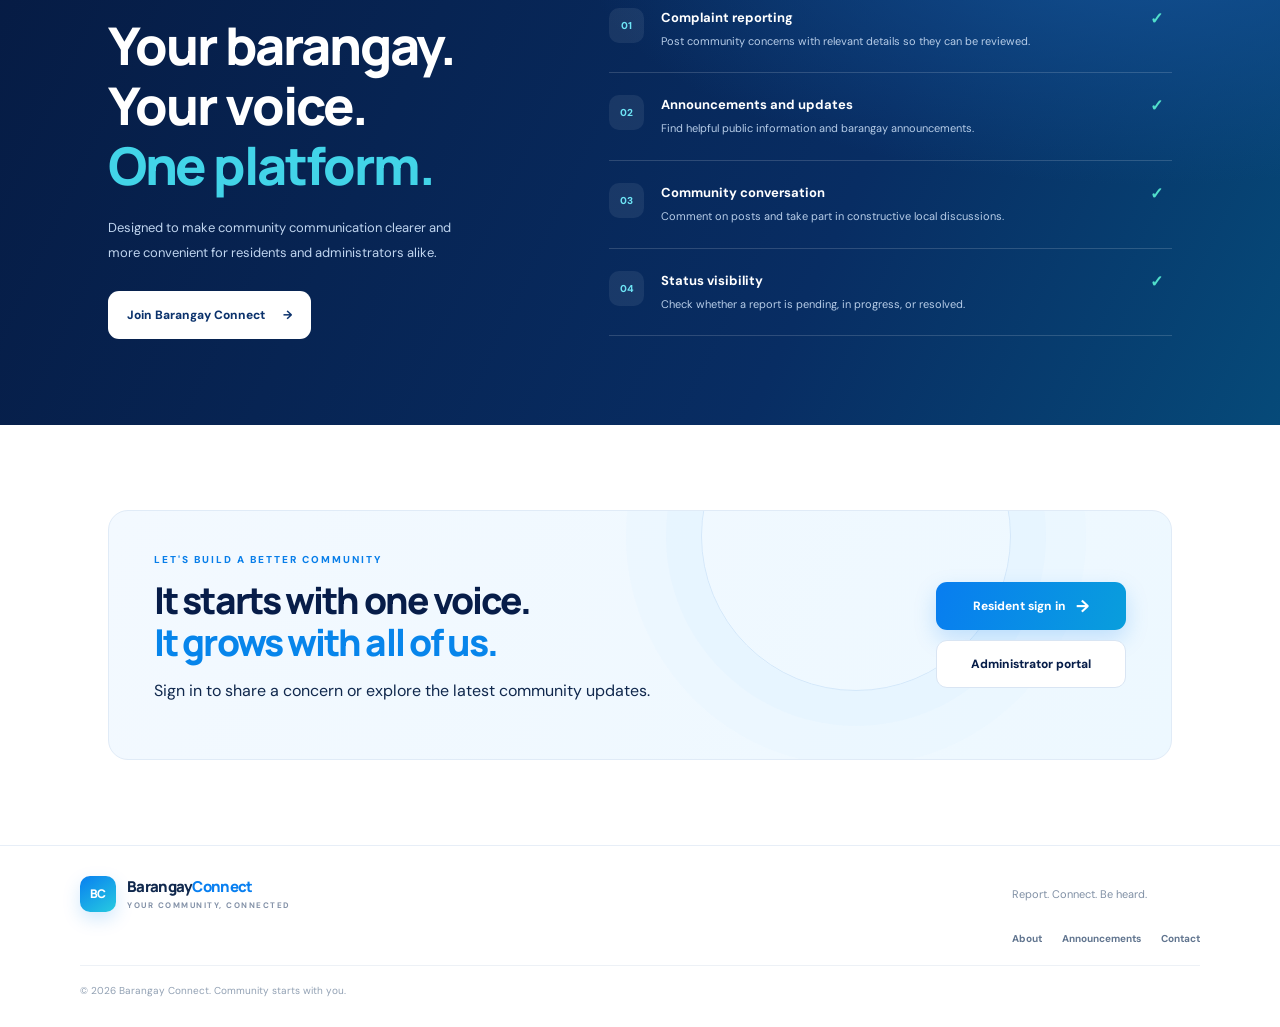
<file: frontend/notifications.html>
<!DOCTYPE html>
<html lang="en">
<head>
  <meta charset="UTF-8">
  <meta name="viewport" content="width=device-width, initial-scale=1.0, viewport-fit=cover">
  <title>Notifications • Barangay Connect</title>
  <link rel="icon" href="favicon.ico" type="image/x-icon">
  <link rel="stylesheet" href="style.css">
  <link rel="stylesheet" href="bc-redesign.css?v=sticky-final4">
  <link rel="preconnect" href="https://fonts.googleapis.com">
  <link rel="preconnect" href="https://fonts.gstatic.com" crossorigin>
  <link href="https://fonts.googleapis.com/css2?family=DM+Sans:wght@400;500;600;700;800&display=swap" rel="stylesheet">
</head>
<body class="app-body">
<header class="topbar">
  <button type="button" class="mobile-menu-toggle" id="mobileMenuToggle" aria-label="Open navigation menu" aria-expanded="false" aria-controls="mobileSidebar">☰</button>
  <a class="top-brand" href="dashboard.html"><span>BC</span> Barangay Connect</a>
  <div class="top-user">
    <div class="top-profile">
      <span class="avatar" id="topAvatar">U</span>
      <div class="top-profile-info"><strong id="topName">User</strong><small>Resident</small></div>
    </div>
    <button class="icon-btn" id="logoutBtn">Logout</button>
  </div>
</header>
<div class="layout">
  <aside class="sidebar" id="mobileSidebar">
    <button type="button" class="mobile-menu-close" id="mobileMenuClose" aria-label="Close navigation menu">&times;</button>
    <div class="profile-mini"><span class="avatar large" id="profileAvatar">U</span><div class="profile-mini-info"><strong id="profileName">User</strong><small id="profileEmail">email</small></div></div>
    <nav>
      <a class="nav-item" href="dashboard.html"> <span>Community Feed</span></a>
      <a class="nav-item" href="announcements.html"> <span>Announcements</span></a>
      <a class="nav-item active" href="notifications.html"> <span>Notifications</span></a>
      <a href="officials.html" class="nav-link"> <span>Officials</span></a>
      <a class="nav-item" href="about.html"> <span>About Us</span></a>
      <a class="nav-item" href="contact.html"> <span>Contact</span></a>
    </nav>
  </aside>
  <main class="feed">
    <section class="welcome">
      <div><p class="eyebrow">YOUR UPDATES</p><h1>Notifications</h1><p class="muted">Stay updated on important messages and activity related to your account.</p></div>
    </section>
    <section class="notification-panel content-card">
      <h2>All Notifications</h2>
      <div id="notificationList">Loading notifications...</div>
    </section>
  </main>
</div>
<script src="config.js"></script>
<script src="notifications.js"></script>
<script>
document.addEventListener("DOMContentLoaded", () => {
 const toggle=document.getElementById("mobileMenuToggle"), sidebar=document.getElementById("mobileSidebar"), close=document.getElementById("mobileMenuClose");
 const closeMenu=()=>{document.body.classList.remove("mobile-menu-open");toggle?.setAttribute("aria-expanded","false");};
 toggle?.addEventListener("click",()=>{const open=document.body.classList.toggle("mobile-menu-open");toggle.setAttribute("aria-expanded",String(open));});
 close?.addEventListener("click",closeMenu);
 sidebar?.querySelectorAll("a").forEach(a=>a.addEventListener("click",closeMenu));
 document.addEventListener("keydown",e=>{if(e.key==="Escape")closeMenu();});
});
</script>
</body>
</html>
</file>
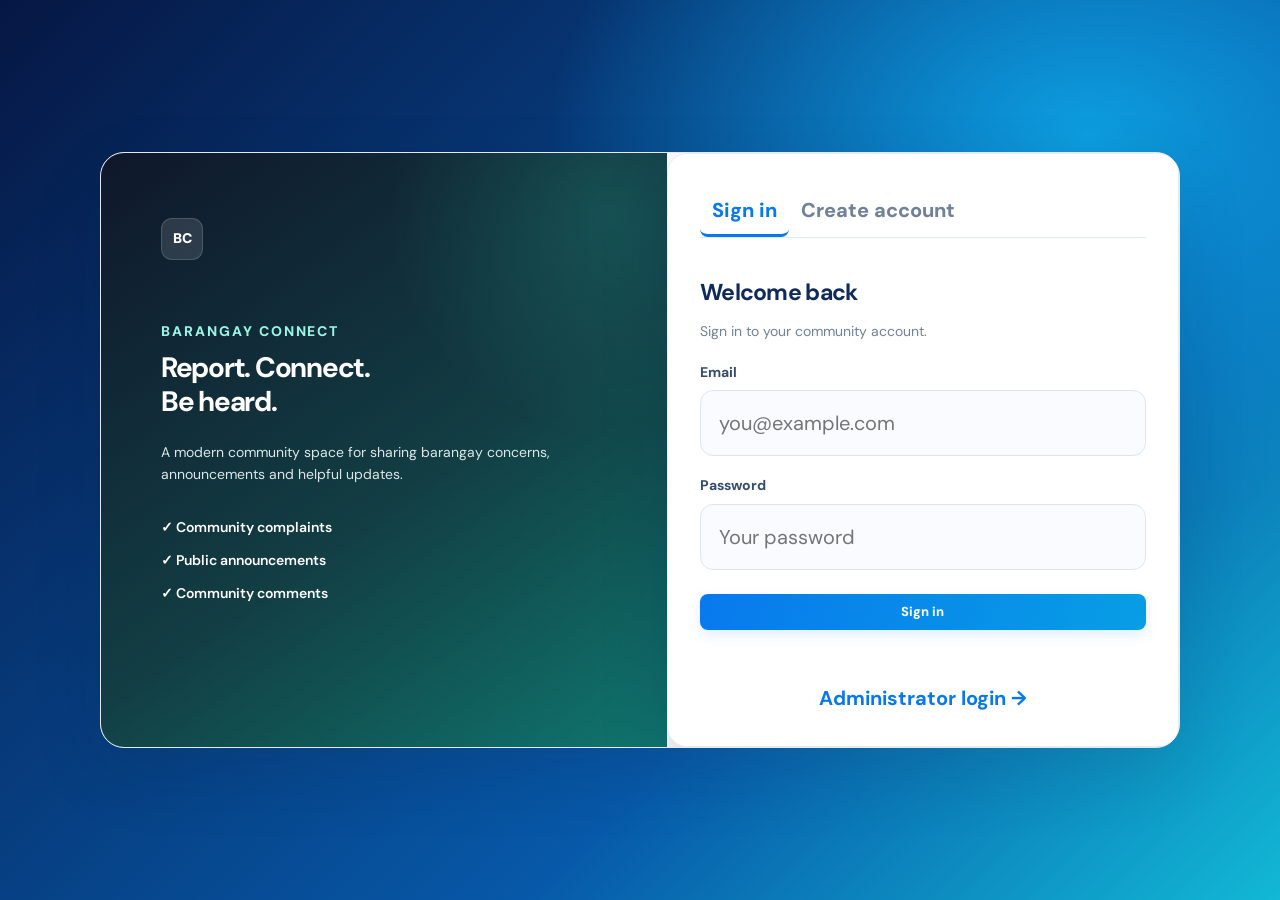
<file: frontend/officials.html>
<!DOCTYPE html>
<html lang="en">
<head>
    <meta charset="UTF-8">
    <meta name="viewport" content="width=device-width, initial-scale=1.0, viewport-fit=cover">

    <title>Officials • Barangay Connect</title>

    <link rel="stylesheet" href="style.css">
    <link rel="stylesheet" href="bc-redesign.css?v=sticky-final4">
    <link rel="stylesheet" href="officials.css">
    <link rel="preconnect" href="https://fonts.googleapis.com">
    <link rel="preconnect" href="https://fonts.gstatic.com" crossorigin>
    <link href="https://fonts.googleapis.com/css2?family=DM+Sans:wght@400;500;600;700;800&display=swap" rel="stylesheet">
</head>

<body class="app-body">

    <!-- TOPBAR -->
    <header class="topbar">
        <button type="button"
                class="mobile-menu-toggle"
                id="mobileMenuToggle"
                aria-label="Open navigation menu"
                aria-expanded="false"
                aria-controls="mobileSidebar">
            ☰
        </button>

        <a href="dashboard.html" class="top-brand">
            <span>BC</span>
            Barangay Connect
        </a>

        <div class="top-search">
            <input type="text"
                   id="adminSearch"
                   placeholder="Search...">
        </div>

        <div class="top-user">
            <button id="topProfileBtn" class="top-profile-btn">
                <span class="avatar" id="topAvatar">U</span>

                <span class="top-user-info">
                    <strong id="topName">User</strong>
                    <small>Resident</small>
                </span>
            </button>

            <button id="logoutBtn" class="logout-btn">
                Logout
            </button>
        </div>

    </header>


    <div class="layout">

        <!-- SIDEBAR -->
        <aside class="sidebar" id="mobileSidebar">

            <div class="profile-mini" id="profileBtn">
                <span class="avatar" id="profileAvatar">U</span>

                <div>
                    <strong id="profileName">User</strong>
                    <small>Resident</small>
                </div>
            </div>


            <nav class="sidebar-nav">

                <a href="dashboard.html" class="nav-link"> <span>Community Feed</span>
                </a>


                <a href="announcements.html" class="nav-link"> <span>Announcements</span>
                </a>

                <a class="nav-link" href="notifications.html"> <span>Notifications</span>
                </a>

                <!-- USER OFFICIALS PAGE -->
                <a href="officials.html" class="nav-link active"> <span>Officials</span>
                </a>

                <a class="nav-item" href="about.html"> <span>About Us</span>
                </a>

                <a class="nav-item" href="contact.html"> <span>Contact</span>
                </a>

            </nav>

        </aside>


        <!-- MAIN CONTENT -->
        <main class="main-content">

            <section class="official-page-header">

                <div>
                    <p class="official-eyebrow">
                        GOVERNMENT DIRECTORY
                    </p>

                    <h1>Government Officials</h1>

                    <p>
                        View the current city government and barangay officials.
                    </p>
                </div>

            </section>


            <!-- SEARCH -->
            <div class="official-search">

                <span class="official-search-icon">🔍</span>

                <input type="text"
                       id="officialSearch"
                       placeholder="Search officials...">

            </div>


            <!-- CITY GOVERNMENT -->
            <section class="official-section">

                <div class="official-section-heading">

                    <div class="official-section-icon">
                        🏢
                    </div>

                    <div>
                        <h2>City Government</h2>
                        <p>City government officials</p>
                    </div>

                </div>

                <div id="cityOfficials"
                     class="official-grid"></div>

            </section>


            <!-- BARANGAY GOVERNMENT -->
            <section class="official-section">

                <div class="official-section-heading">

                    <div class="official-section-icon">
                        🏘️
                    </div>

                    <div>
                        <h2>Barangay Officials</h2>
                        <p>Barangay government officials</p>
                    </div>

                </div>

                <div id="barangayOfficials"
                     class="official-grid"></div>

            </section>

        </main>

    </div>


    <!-- PROFILE MODAL -->
    <div id="profileModal" class="modal hidden">

        <div class="modal-card">

            <button id="closeProfileModal"
                    class="modal-close">
                ×
            </button>

            <h2>My Profile</h2>

            <div class="profile-modal-info">

                <span class="avatar large"
                      id="modalAvatar">
                    U
                </span>

                <div>
                    <strong id="modalName">User</strong>
                    <p id="modalEmail">Email</p>
                </div>

            </div>

        </div>

    </div>


    <div id="toast" class="toast"></div>


    <script src="config.js"></script>
    <script src="officials.js"></script>
    <script>
        document.addEventListener("DOMContentLoaded", () => {
            const toggle = document.getElementById("mobileMenuToggle");
            const sidebar = document.getElementById("mobileSidebar");
            const closeButton = document.getElementById("mobileMenuClose");

            if (!toggle || !sidebar) return;

            function closeMenu() {
                document.body.classList.remove("mobile-menu-open");
                toggle.setAttribute("aria-expanded", "false");
                toggle.setAttribute("aria-label", "Open navigation menu");
            }

            function openMenu() {
                document.body.classList.add("mobile-menu-open");
                toggle.setAttribute("aria-expanded", "true");
                toggle.setAttribute("aria-label", "Close navigation menu");
            }

            toggle.addEventListener("click", () => {
                const isOpen = document.body.classList.contains("mobile-menu-open");
                isOpen ? closeMenu() : openMenu();
            });

            // Make the X button close the sidebar
            if (closeButton) {
                closeButton.addEventListener("click", (event) => {
                    event.preventDefault();
                    closeMenu();
                });
            }

            // Close when a navigation link is selected
            sidebar.querySelectorAll("a").forEach(link => {
                link.addEventListener("click", closeMenu);
            });

            // Close when Escape is pressed
            document.addEventListener("keydown", event => {
                if (event.key === "Escape") closeMenu();
            });
        });
    </script>
</body>
</html>
</file>
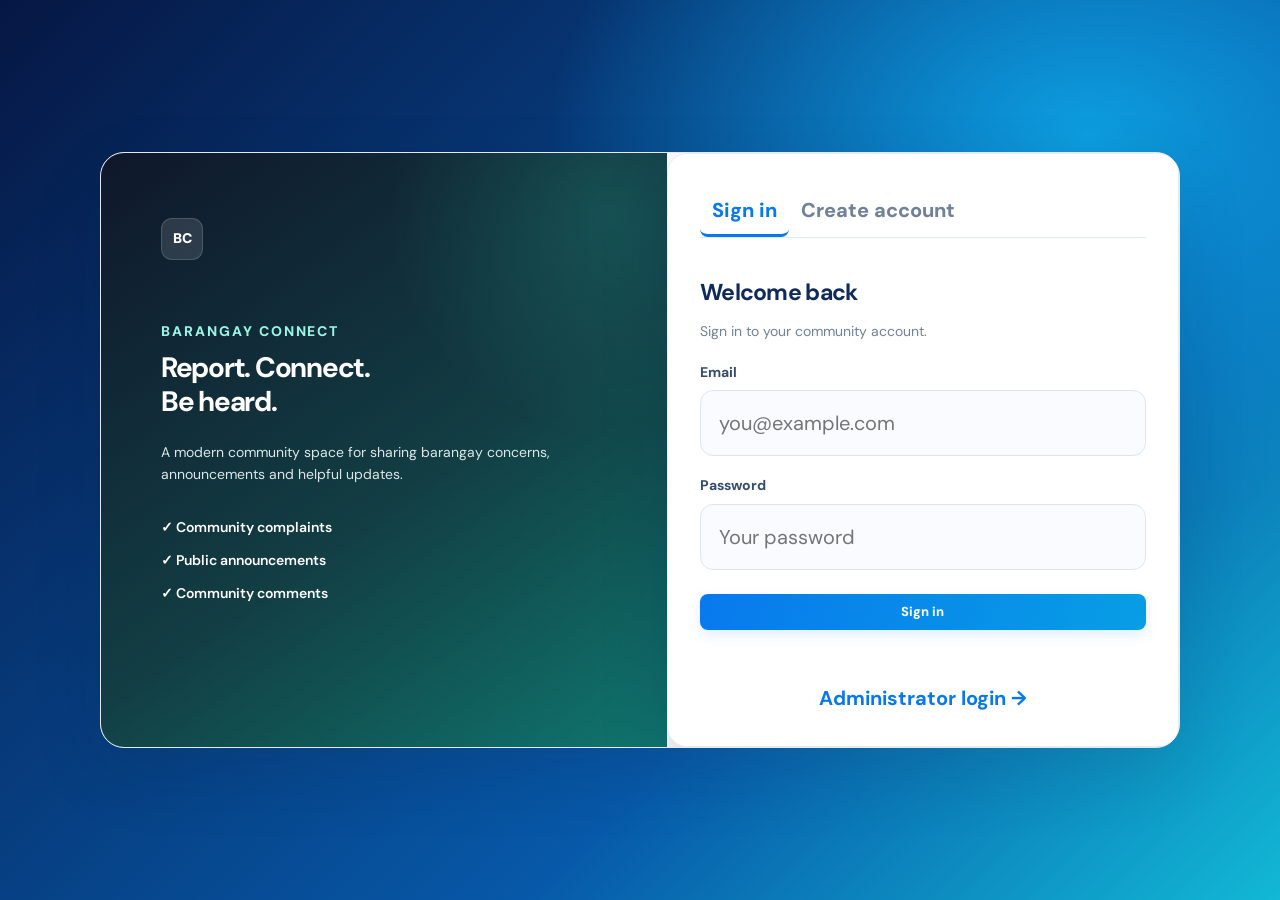
<file: frontend/resident-login.html>
﻿<!DOCTYPE html>
<html lang="en">
<head>
    <meta charset="UTF-8">
    <meta name="viewport" content="width=device-width, initial-scale=1.0, viewport-fit=cover">

    <title>Resident Login | Barangay Connect</title>

    <link rel="stylesheet" href="style.css">
    <link rel="stylesheet" href="bc-redesign.css?v=sticky-final4">
    <link rel="preconnect" href="https://fonts.googleapis.com">
    <link rel="preconnect" href="https://fonts.gstatic.com" crossorigin>
    <link href="https://fonts.googleapis.com/css2?family=DM+Sans:wght@400;500;600;700;800&display=swap" rel="stylesheet">
</head>

<body class="auth-page">

    <main class="auth-shell">

        <!-- LEFT SIDE -->
        <section class="brand-panel">

            <div class="brand-mark">BC</div>

            <p class="eyebrow">BARANGAY CONNECT</p>

            <h1>
                Report. Connect.<br>
                Be heard.
            </h1>

            <p class="brand-copy">
                A modern community space for sharing barangay concerns,
                announcements and helpful updates.
            </p>

            <div class="brand-points">
                <span>✓ Community complaints</span>
                <span>✓ Public announcements</span>
                <span>✓ Community comments</span>
            </div>

        </section>


        <!-- RIGHT SIDE -->
        <section class="auth-card">

            <!-- TABS -->
            <div class="tabs">

                <button class="tab active"
                        id="loginTab"
                        type="button">
                    Sign in
                </button>

                <button class="tab"
                        id="registerTab"
                        type="button">
                    Create account
                </button>

            </div>


            <!-- LOGIN -->
            <form id="loginForm">

                <h2>Welcome back</h2>

                <p class="muted">
                    Sign in to your community account.
                </p>

                <label for="loginEmail">
                    Email
                </label>

                <input id="loginEmail"
                       type="email"
                       required
                       placeholder="you@example.com">


                <label for="loginPassword">
                    Password
                </label>

                <input id="loginPassword"
                       type="password"
                       required
                       placeholder="Your password">


                <button class="primary-btn"
                        type="submit">
                    Sign in
                </button>

                <p class="form-message"
                   id="loginMessage">
                </p>

            </form>


            <!-- REGISTER -->
            <form id="registerForm"
                  class="hidden">

                <h2>Join your community</h2>

                <p class="muted">
                    Create an account to post complaints and comments.
                </p>


                <label for="registerName">
                    Full name
                </label>

                <input id="registerName"
                       required
                       maxlength="80"
                       placeholder="Juan Dela Cruz">


                <label for="registerEmail">
                    Email
                </label>

                <input id="registerEmail"
                       type="email"
                       required
                       placeholder="you@example.com">


                <label for="registerPassword">
                    Password
                </label>

                <input id="registerPassword"
                       type="password"
                       required
                       minlength="6"
                       placeholder="At least 6 characters">


                <button class="primary-btn"
                        type="submit">
                    Create account
                </button>

                <p class="form-message"
                   id="registerMessage">
                </p>

            </form>


            <!-- ADMIN LOGIN -->
            <a class="admin-link"
               href="admin.html">
                Administrator login →
            </a>

        </section>

    </main>


    <!-- JAVASCRIPT -->
    <script src="config.js"></script>
    <script src="auth.js"></script>

</body>
</html>
</file>
<file: frontend/landing.css>
/* Barangay Connect — public landing page */
:root{--navy:#071d49;--navy2:#0b326c;--blue:#087ff0;--cyan:#26c5df;--ink:#10284d;--muted:#6d7f99;--line:#e2eaf4;--pale:#f3f8ff;--white:#fff;--shadow:0 18px 55px rgba(10,43,91,.1)}
*{box-sizing:border-box}html{scroll-behavior:smooth;scroll-padding-top:90px}body{margin:0;font-family:'DM Sans',sans-serif;color:var(--ink);background:#fff}a{color:inherit;text-decoration:none}button{font:inherit}.site-header{height:84px;display:flex;align-items:center;justify-content:space-between;gap:28px;padding:0 max(5.5%,calc((100% - 1240px)/2));position:sticky;top:0;z-index:50;background:rgba(255,255,255,.94);backdrop-filter:blur(16px);border-bottom:1px solid #e9eff7}.brand{display:flex;align-items:center;gap:11px;font-family:Manrope,sans-serif;font-size:18px;line-height:1.15;font-weight:800;letter-spacing:-.7px;white-space:nowrap}.brand-icon{width:43px;height:43px;border-radius:13px;display:grid;place-items:center;background:linear-gradient(145deg,#087ff0,#27cbe0);color:#fff;font-size:15px;letter-spacing:-.4px;box-shadow:0 7px 18px #087ff02e}.brand-blue{color:#087ff0}.brand small{display:block;margin-top:5px;color:#8391a7;font:700 8px 'DM Sans',sans-serif;letter-spacing:1.5px}.site-nav{display:flex;align-items:center;gap:30px;color:#526580;font-size:13px;font-weight:700}.site-nav>a:not(.nav-admin):hover,.site-footer a:hover{color:var(--blue)}.nav-actions{display:flex;align-items:center;gap:10px;margin-left:4px}.nav-login,.nav-admin{padding:12px 17px;border-radius:10px}.nav-login{color:var(--navy);border:1px solid #dbe6f4}.nav-admin{background:var(--navy);color:#fff;box-shadow:0 6px 15px #071d491e}.nav-admin span{margin-left:5px;color:#69dff0}.menu-toggle{display:none;border:0;background:#eef6ff;border-radius:10px;color:var(--navy);padding:9px 12px;font-size:20px}
.hero{position:relative;overflow:hidden;padding:78px max(5.5%,calc((100% - 1240px)/2)) 27px;background:radial-gradient(ellipse at 81% 29%,#d8f6ff 0,rgba(226,247,255,.62) 23%,transparent 43%),linear-gradient(115deg,#f7fbff 0%,#f3f8ff 56%,#f0faff 100%)}.hero:before{content:"";position:absolute;width:440px;height:440px;left:-290px;top:80px;border:1px solid #dbeafe;border-radius:50%;box-shadow:0 0 0 40px #eaf3ff55,0 0 0 85px #eaf3ff44}.hero-grid{max-width:1240px;margin:auto;display:grid;grid-template-columns:1.04fr .96fr;align-items:center;gap:42px;min-height:440px;position:relative;z-index:1}.hero-copy{padding:8px 0 27px}.hero-pill{display:inline-flex;align-items:center;gap:9px;background:#fff;border:1px solid #e1ecf9;border-radius:100px;padding:9px 14px;color:#47627f;font-size:11px;font-weight:800;box-shadow:0 5px 18px #0b3d7510;margin-bottom:28px}.pulse-dot{width:8px;height:8px;border-radius:50%;background:#19b9a6;box-shadow:0 0 0 4px #19b9a61a}.eyebrow,.section-kicker{font-size:10px;letter-spacing:2px;font-weight:800;color:#087ee9}.hero-copy>.eyebrow{margin:0 0 12px}.hero h1{font:800 clamp(48px,5.6vw,74px)/1.03 Manrope,sans-serif;letter-spacing:-4.1px;color:var(--navy);margin:0}.hero h1 span{background:linear-gradient(90deg,#087df0,#13b9d7);-webkit-background-clip:text;background-clip:text;color:transparent}.hero-description{max-width:525px;margin:22px 0 28px;color:#637793;font-size:15px;line-height:1.9}.hero-actions{display:flex;align-items:center;flex-wrap:wrap;gap:12px}.button{min-height:48px;padding:0 19px;border-radius:11px;display:inline-flex;align-items:center;justify-content:center;gap:18px;font-size:12px;font-weight:800;transition:transform .2s,box-shadow .2s,background .2s}.button:hover,.nav-admin:hover{transform:translateY(-2px)}.button-primary{background:linear-gradient(110deg,#087df0,#099edc);color:#fff;box-shadow:0 9px 22px #087ff034}.button-primary:hover{box-shadow:0 12px 26px #087ff044}.button-primary span{font-size:17px}.button-outline{border:1px solid #d9e5f3;background:#fff;color:var(--navy)}.play-icon{display:grid;place-items:center;width:25px;height:25px;border-radius:50%;background:#edf6ff;color:#087df0;font-size:15px}.hero-trust{display:flex;align-items:center;gap:12px;margin-top:35px}.trust-avatars{display:flex;padding-left:3px}.trust-avatars span{display:grid;place-items:center;width:29px;height:29px;border:2px solid #f5faff;border-radius:50%;margin-left:-4px;background:#c4e6fb;color:#12528b;font-size:10px;font-weight:800}.trust-avatars span:nth-child(2){background:#d4f4e9;color:#16785f}.trust-avatars span:nth-child(3){background:#fbe2c9;color:#985d22}.trust-avatars span:nth-child(4){background:#0c3670;color:white}.hero-trust p{font-size:10px;line-height:1.7;margin:0;color:#7b8ca4}.hero-trust strong{font-size:11px;color:#244261}.hero-art{height:440px;position:relative;display:grid;place-items:center}.hero-art:before{content:"";position:absolute;width:390px;height:390px;border-radius:50%;background:linear-gradient(145deg,#e1f7ff,#d5e9ff);right:3%;top:7%;box-shadow:inset 0 0 0 1px #fff}.art-glow{position:absolute;width:330px;height:330px;border-radius:50%;background:#bceaff;filter:blur(45px);opacity:.5}.hero-art>img{position:relative;z-index:2;width:min(100%,500px);max-height:430px;object-fit:contain;mix-blend-mode:multiply;filter:drop-shadow(0 22px 18px #0b3e6d14)}.art-top-tag,.art-bottom-card{position:absolute;z-index:4;display:flex;align-items:center;gap:10px;background:rgba(255,255,255,.96);border:1px solid #fff;border-radius:14px;box-shadow:0 14px 35px #123e691b;padding:12px 15px}.art-top-tag{top:34px;left:0}.art-top-tag strong,.art-bottom-card strong{display:block;font-size:11px;color:#17375c}.art-top-tag small,.art-bottom-card small{display:block;font-size:9px;color:#8191a7;margin-top:3px}.tag-check,.status-icon{display:grid;place-items:center;width:29px;height:29px;border-radius:9px;background:#e2f9ef;color:#12a276;font-weight:900}.art-bottom-card{bottom:28px;right:-2px;min-width:220px}.card-arrow{margin-left:auto;color:#087df0;font-size:17px}.floating-star{position:absolute;color:#11afd4;font-size:30px;z-index:3}.star-one{right:4%;top:60px}.star-two{left:5%;bottom:65px;color:#4c9eff}.fallback-art{display:none;position:absolute;z-index:2;width:360px;height:340px;bottom:25px;left:50%;transform:translateX(-50%);border-radius:45% 45% 15% 15%;background:linear-gradient(145deg,#c8efff,#a6d8ff);overflow:hidden}.fallback-sun{position:absolute;width:110px;height:110px;border-radius:50%;background:#fbd68e;top:40px;right:48px}.fallback-building{position:absolute;bottom:0;background:#fff;border:5px solid #6db5e9;border-bottom:0}.building-one{width:140px;height:170px;left:35px;border-radius:8px 8px 0 0}.building-two{width:105px;height:125px;right:32px;border-radius:8px 8px 0 0;background:#eaf7ff}.fallback-people{position:absolute;bottom:0;left:110px;display:flex;gap:12px}.fallback-people i{width:35px;height:80px;border-radius:18px 18px 0 0;background:#087df0}.fallback-people i:nth-child(2){height:100px;background:#f2b15c}.fallback-people i:nth-child(3){height:70px;background:#0a927d}.hero-bottom-line{max-width:1240px;margin:40px auto 0;display:flex;align-items:center;gap:17px;color:#8a9bb1;font-size:9px;font-weight:800;letter-spacing:1.3px}.hero-bottom-line .line{height:1px;flex:1;background:#dce7f4}
.value-strip{max-width:1120px;margin:-1px auto 0;padding:28px 34px;display:grid;grid-template-columns:repeat(3,1fr);gap:28px;position:relative;z-index:4;background:#fff;border:1px solid #e6edf7;border-radius:17px;box-shadow:0 16px 45px #0a2d5d0b}.value-strip article{display:flex;align-items:center;gap:13px}.value-icon{width:43px;height:43px;display:grid;place-items:center;border-radius:13px;font-size:21px;font-weight:700}.value-icon.blue{background:#eaf4ff;color:#087df0}.value-icon.cyan{background:#e5fbff;color:#0b9eb9}.value-icon.violet{background:#f1edff;color:#8061db}.value-strip strong{font-size:12px}.value-strip p{margin:4px 0 0;color:#8492a6;font-size:10px}
.section-wrap{max-width:1120px;margin:0 auto;padding-left:28px;padding-right:28px}.about-section{padding-top:105px;padding-bottom:100px}.section-kicker{display:flex;align-items:center;gap:10px;margin-bottom:21px}.section-kicker>span{width:22px;height:2px;background:linear-gradient(90deg,#087df0,#2acbe0);border-radius:5px}.about-grid{display:grid;grid-template-columns:1fr 1fr;gap:55px;align-items:start}.about-grid h2,.feature-copy h2,.cta-panel h2{font:800 clamp(32px,4vw,46px)/1.15 Manrope,sans-serif;letter-spacing:-1.9px;margin:0;color:var(--navy)}.about-grid h2 span,.cta-panel h2 span{color:#0785eb}.about-text p{font-size:13px;line-height:1.9;color:#6c7d94;margin:0 0 15px}.text-link{font-size:12px;font-weight:800;color:#087df0}.text-link span{margin-left:8px;font-size:16px}.about-cards{display:grid;grid-template-columns:repeat(3,1fr);gap:17px;margin-top:42px}.info-card{position:relative;min-height:220px;padding:25px 24px;border:1px solid #e2eaf4;border-radius:15px;background:#fff;box-shadow:0 9px 24px #10345e08}.info-number{position:absolute;right:22px;top:21px;font-size:10px;font-weight:800;color:#b5c4d6}.info-symbol{width:43px;height:43px;border-radius:13px;display:grid;place-items:center;font-size:20px;margin-bottom:24px}.blue-bg{background:#e8f3ff;color:#087df0}.cyan-bg{background:#e4fbfd;color:#069bb8}.white-bg{background:#ffffff25;color:#fff;border:1px solid #ffffff3d}.info-card h3{font-size:15px;margin:0 0 9px;color:#18365b}.info-card p{font-size:11px;line-height:1.8;color:#7b8ba0;margin:0}.info-card.featured{background:linear-gradient(145deg,#082b65,#086cb7);border-color:#0b5a9d;box-shadow:0 15px 30px #0a4d8823}.featured .info-number{color:#a8d8ff}.featured h3{color:#fff}.featured p{color:#d2e8fb}
.feature-section{background:radial-gradient(ellipse at 90% 10%,#124f91 0,transparent 35%),linear-gradient(115deg,#061b43,#082d63 65%,#064a79);color:#fff;padding:86px 0}.feature-grid{display:grid;grid-template-columns:.85fr 1.15fr;gap:85px;align-items:center}.section-kicker.light{color:#8dddfb}.feature-copy h2{font-size:clamp(37px,4.4vw,52px);color:#fff}.feature-copy h2 span{color:#42d4e8}.feature-copy>p{font-size:13px;line-height:1.9;color:#c0d5ef;max-width:350px;margin:21px 0 25px}.button-light{background:#fff;color:#0b326c}.feature-list{border-top:1px solid #ffffff27}.feature-list article{display:grid;grid-template-columns:38px 1fr 22px;align-items:start;gap:14px;padding:22px 0;border-bottom:1px solid #ffffff27}.feature-list-icon{display:grid;place-items:center;width:35px;height:35px;border-radius:10px;background:#ffffff13;color:#6ee5f5;font-size:10px;font-weight:800}.feature-list h3{font-size:13px;margin:1px 0 6px;color:#fff}.feature-list p{font-size:11px;line-height:1.7;margin:0;color:#b7cde8}.feature-check{color:#51dfcb;font-weight:900}
.cta-section{padding-top:85px;padding-bottom:85px}.cta-panel{position:relative;overflow:hidden;display:grid;grid-template-columns:1fr auto;align-items:center;gap:35px;padding:42px 45px;border:1px solid #e0ebf7;border-radius:20px;background:linear-gradient(120deg,#f3f9ff,#edf8ff)}.cta-panel .eyebrow{margin:0 0 13px}.cta-panel h2{font-size:clamp(27px,3vw,37px)}.cta-panel>div:first-child>p:last-child{font-size:11px;color:#7587a0;margin:12px 0 0}.cta-actions{display:flex;flex-direction:column;gap:10px;min-width:190px;position:relative;z-index:2}.cta-actions .button{gap:10px}.cta-decoration{position:absolute;right:160px;top:-130px;width:310px;height:310px;border:1px solid #d4e8fa;border-radius:50%;box-shadow:0 0 0 35px #dceeff50,0 0 0 75px #dceeff35}
.site-footer{display:grid;grid-template-columns:1fr auto;gap:20px;align-items:center;padding:30px max(5.5%,calc((100% - 1120px)/2));border-top:1px solid #e7eef7;background:#fff}.footer-brand{font-size:15px}.footer-brand .brand-icon{width:36px;height:36px;font-size:12px;border-radius:10px}.site-footer>p{font-size:11px;color:#8090a5;margin:0}.site-footer>div{grid-column:2;display:flex;gap:20px;font-size:10px;color:#61758f;font-weight:700}.copyright{grid-column:1/-1;border-top:1px solid #edf1f6;padding-top:18px;color:#91a0b3;font-size:10px}
@media(min-width:1500px){.hero{padding-top:90px}.hero-grid{min-height:475px}.hero-art{height:475px}}
@media(max-width:1000px){.site-header{padding:0 4%}.site-nav{gap:17px}.hero{padding-left:4%;padding-right:4%;padding-top:54px}.hero-grid{gap:15px}.hero h1{font-size:clamp(48px,6vw,64px)}.hero-art{height:390px}.hero-art:before{width:330px;height:330px}.art-top-tag{left:-2px}.value-strip{margin-left:4%;margin-right:4%;padding:25px}.section-wrap{padding-left:4%;padding-right:4%}.feature-grid{gap:45px}.cta-panel{padding:35px}}
@media(max-width:760px){.site-header{height:72px;padding:0 20px}.brand{font-size:16px}.brand-icon{width:39px;height:39px}.menu-toggle{display:block}.site-nav{display:none;position:absolute;top:71px;left:0;right:0;padding:18px 20px 22px;background:#fff;border-bottom:1px solid #e1eaf5;box-shadow:0 16px 25px #0c2b4d12;align-items:stretch;gap:0;flex-direction:column}.site-nav.is-open{display:flex}.site-nav>a{padding:13px 4px}.nav-actions{display:flex;flex-direction:column;align-items:stretch;margin:9px 0 0}.nav-actions a{text-align:center}.hero{padding:48px 22px 23px}.hero-grid{grid-template-columns:1fr;gap:4px;min-height:0}.hero-copy{padding:0}.hero-pill{margin-bottom:21px;font-size:10px}.hero h1{font-size:clamp(47px,11vw,65px);letter-spacing:-2.7px}.hero-description{font-size:13px;line-height:1.85;margin:18px 0 22px}.hero-actions{gap:9px}.button{min-height:46px;padding:0 14px;gap:12px;font-size:11px}.hero-trust{margin-top:25px}.hero-art{height:325px;margin-top:8px}.hero-art:before{width:280px;height:280px;right:auto;top:15px}.hero-art>img{max-height:325px;width:100%}.art-top-tag{top:12px;left:0;padding:9px 11px}.art-bottom-card{bottom:8px;right:0;min-width:190px;padding:10px 12px}.floating-star{font-size:23px}.hero-bottom-line{margin-top:23px;gap:10px;font-size:7px;letter-spacing:.7px}.hero-bottom-line .line{min-width:16px}.value-strip{grid-template-columns:1fr;gap:17px;margin:0 17px;padding:20px;border-radius:15px}.value-strip article{gap:12px}.value-icon{width:40px;height:40px}.about-section{padding-top:70px;padding-bottom:68px}.section-wrap{padding-left:20px;padding-right:20px}.about-grid{grid-template-columns:1fr;gap:18px}.about-grid h2{font-size:34px}.about-text p{font-size:12px}.about-cards{grid-template-columns:1fr;gap:12px;margin-top:27px}.info-card{min-height:0;padding:20px}.info-symbol{margin-bottom:16px}.info-card h3{font-size:14px}.info-card p{font-size:11px}.feature-section{padding:65px 0}.feature-grid{grid-template-columns:1fr;gap:35px}.feature-copy h2{font-size:43px}.feature-list article{padding:18px 0}.cta-section{padding-top:55px;padding-bottom:55px}.cta-panel{grid-template-columns:1fr;gap:25px;padding:28px 22px}.cta-panel h2{font-size:29px}.cta-actions{min-width:0;align-items:stretch}.site-footer{grid-template-columns:1fr;padding:27px 22px;gap:14px}.site-footer>div{grid-column:1;flex-wrap:wrap;gap:16px}.copyright{grid-column:1}.site-footer>p{font-size:10px}}
@media(max-width:380px){.hero h1{font-size:43px}.hero-actions{align-items:stretch;flex-direction:column}.hero-actions .button{width:100%}.hero-art{height:280px}.hero-art:before{width:235px;height:235px}.art-top-tag{transform:scale(.9);transform-origin:top left}.art-bottom-card{transform:scale(.9);transform-origin:bottom right}.hero-bottom-line{font-size:6px}.brand small{font-size:7px}}
</file>
<file: frontend/style.css>
/* =========================================================
   BARANGAY CONNECT
   PROFESSIONAL CIVIC DESIGN
   Navy � Teal � Emerald
   ========================================================= */

:root {
    --primary: #111111;
    --primary-dark: #000000;
    --primary-light: #f3f3f3;
    --primary-soft: #f7f7f7;
    --navy: #0a0a0a;
    --navy-light: #1a1a1a;
    --navy-soft: #2b2b2b;
    --success: #166534;
    --warning: #92400e;
    --danger: #b91c1c;
    --bg: #f4f4f5;
    --card: #ffffff;
    --ink: #111111;
    --text: #333333;
    --muted: #737373;
    --line: #e4e4e7;
    --soft: #fafafa;
    --radius: 14px;
    --radius-small: 9px;
    --sidebar-width: 240px;
    --topbar-height: 68px;
    --shadow-sm: 0 2px 8px rgba(0, 0, 0, 0.06);
    --shadow-md: 0 8px 24px rgba(0, 0, 0, 0.08);
    --shadow-lg: 0 18px 45px rgba(0, 0, 0, 0.12);
}


/* =========================================================
   RESET
   ========================================================= */

* {
    box-sizing: border-box;
}

html {
    scroll-behavior: smooth;
}

body {
    margin: 0;
    min-height: 100vh;
    background: #181818;
    color: var(--ink);
    font-family: Inter, "Segoe UI", Roboto, Arial, sans-serif;
    font-size: 14px;
    line-height: 1.55;
}

button,
input,
textarea,
select {
    font: inherit;
}

button {
    cursor: pointer;
}

img {
    max-width: 100%;
    display: block;
}

a {
    color: inherit;
    text-decoration: none;
}

.hidden {
    display: none !important;
}

.muted {
    color: var(--muted);
}


/* =========================================================
   GENERAL
   ========================================================= */

.eyebrow {
    margin: 0 0 9px;
    color: var(--primary);
    font-size: 11px;
    font-weight: 800;
    letter-spacing: .14em;
    text-transform: uppercase;
}

.card {
    background: #242424;
    border: 1px solid #353535;
    border-radius: var(--radius);
    box-shadow: var(--shadow-sm);
}


/* =========================================================
   AUTH / LANDING
   ========================================================= */

.auth-page {
    min-height: 100vh;
    display: grid;
    place-items: center;
    padding: 30px;
    background: radial-gradient( circle at 10% 15%, rgba(20, 184, 166, .10), transparent 30% ), radial-gradient( circle at 90% 85%, rgba(15, 118, 110, .08), transparent 30% ), #f3f6f8;
}

.auth-shell {
    width: min(1080px, 100%);
    display: grid;
    grid-template-columns: 1.05fr .95fr;
    overflow: hidden;
    background: #fff;
    border: 1px solid var(--line);
    border-radius: 24px;
    box-shadow: 0 25px 70px rgba(15, 23, 42, .12);
}

.brand-panel {
    padding: 65px 60px;
    color: white;
    background: radial-gradient( circle at 90% 10%, rgba(45, 212, 191, .18), transparent 30% ), linear-gradient( 145deg, #0f172a, #123d43 55%, #0f766e );
}

.brand-mark,
.top-brand span {
    width: 42px;
    height: 42px;
    display: inline-grid;
    place-items: center;
    border-radius: 11px;
    background: rgba(255,255,255,.12);
    border: 1px solid rgba(255,255,255,.15);
    font-weight: 900;
}

.brand-panel .eyebrow {
    margin-top: 60px;
    color: #99f6e4;
}

.brand-panel h1 {
    margin: 0 0 22px;
    font-size: clamp(40px, 5vw, 62px);
    line-height: 1.02;
    letter-spacing: -.045em;
}

.brand-copy {
    max-width: 450px;
    color: #dbe7e8;
    font-size: 15px;
    line-height: 1.75;
}

.brand-points {
    display: grid;
    gap: 12px;
    margin-top: 32px;
    color: white;
    font-weight: 600;
}

    .brand-points div {
        display: flex;
        align-items: center;
        gap: 9px;
    }

.auth-card {
    padding: 55px;
    display: flex;
    flex-direction: column;
    justify-content: center;
}

    .auth-card h2 {
        margin: 15px 0 6px;
        font-size: 30px;
        line-height: 1.2;
        letter-spacing: -.03em;
    }

.tabs {
    display: flex;
    margin-bottom: 25px;
    border-bottom: 1px solid var(--line);
}

.tab {
    padding: 12px 18px;
    border: 0;
    border-bottom: 2px solid transparent;
    background: transparent;
    color: var(--muted);
    font-weight: 800;
}

    .tab:hover {
        color: var(--primary);
    }

    .tab.active {
        color: var(--primary);
        border-bottom-color: var(--primary);
    }


/* =========================================================
   FORMS
   ========================================================= */

label {
    display: block;
    margin: 18px 0 7px;
    color: var(--text);
    font-size: 13px;
    font-weight: 700;
}

input,
textarea,
select {
    width: 100%;
    border: 1px solid var(--line);
    border-radius: 10px;
    outline: none;
    background: #fbfcfd;
    color: var(--ink);
    transition: border-color .2s ease, box-shadow .2s ease, background .2s ease;
}

input,
select {
    min-height: 42px;
    padding: 10px 13px;
}

textarea {
    min-height: 130px;
    padding: 13px 14px;
    resize: vertical;
}

    input:focus,
    textarea:focus,
    select:focus {
        border-color: #5eead4;
        background: white;
        box-shadow: 0 0 0 4px rgba(13, 148, 136, .09);
    }

.form-message {
    min-height: 18px;
    margin: 10px 0 0;
    font-size: 13px;
    font-weight: 600;
}

    .form-message.error {
        color: var(--danger);
    }

    .form-message.success {
        color: var(--success);
    }


/* =========================================================
   BUTTONS
   ========================================================= */

.primary-btn,
.secondary-btn,
.danger-btn,
.icon-btn {
    border-radius: 9px;
    font-weight: 700;
    transition: transform .15s ease, box-shadow .15s ease, background .15s ease, border-color .15s ease;
}

.primary-btn {
    min-height: 42px;
    padding: 10px 17px;
    border: 0;
    background: linear-gradient( 135deg, #0f766e, #0d9488 );
    color: white;
    box-shadow: 0 5px 14px rgba(15, 118, 110, .18);
}

    .primary-btn:hover {
        background: var(--primary-dark);
        transform: translateY(-1px);
        box-shadow: 0 8px 18px rgba(15, 118, 110, .22);
    }

    .primary-btn.small {
        min-height: 36px;
        padding: 8px 13px;
    }

.auth-card .primary-btn {
    width: 100%;
    margin-top: 24px;
}

.secondary-btn {
    min-height: 40px;
    padding: 9px 15px;
    border: 1px solid var(--line);
    background: white;
    color: var(--text);
}

    .secondary-btn:hover {
        background: var(--primary-soft);
        border-color: #99f6e4;
        color: var(--primary);
    }

.danger-btn {
    min-height: 40px;
    padding: 9px 15px;
    border: 1px solid #fecaca;
    background: var(--danger-light);
    color: var(--danger);
}

    .danger-btn:hover {
        background: #fee2e2;
    }

.icon-btn {
    padding: 8px 11px;
    border: 1px solid transparent;
    background: #f1f5f9;
    color: var(--text);
}

    .icon-btn:hover {
        background: #e2e8f0;
    }

.admin-link {
    margin-top: 24px;
    text-align: center;
    color: var(--primary);
    font-size: 13px;
    font-weight: 700;
}

    .admin-link:hover {
        text-decoration: underline;
    }

.admin-badge {
    display: inline-flex;
    align-items: center;
    align-self: flex-start;
    padding: 7px 10px;
    border-radius: 7px;
    background: #f1f5f9;
    color: var(--muted);
    font-size: 10px;
    font-weight: 900;
    letter-spacing: .12em;
}


/* =========================================================
   APP BODY
   ========================================================= */

.app-body {
    min-height: 100vh;
    background: #181818;
}


/* =========================================================
   TOPBAR
   ========================================================= */

.topbar {
    position: sticky;
    top: 0;
    z-index: 1000;
    width: 100%;
    min-height: var(--topbar-height);
    display: flex;
    align-items: center;
    gap: 22px;
    padding: 0 30px;
    background: rgba(255,255,255,.97);
    border-bottom: 1px solid var(--line);
    box-shadow: 0 1px 8px rgba(15,23,42,.04);
    backdrop-filter: blur(14px);
}

.top-brand {
    display: flex;
    align-items: center;
    gap: 10px;
    flex-shrink: 0;
    color: var(--ink);
    font-size: 16px;
    font-weight: 800;
    letter-spacing: -.02em;
}

    .top-brand span {
        width: 38px;
        height: 38px;
        background: linear-gradient( 135deg, #0f172a, #0f766e );
        box-shadow: 0 5px 12px rgba(15,118,110,.20);
    }

.top-search {
    flex: 1;
    width: 100%;
    max-width: 480px;
    height: 42px;
    margin-left: 5px;
    display: flex;
    align-items: center;
    border: 1px solid transparent;
    border-radius: 10px;
    background: #f1f5f7;
    transition: .2s ease;
}

    .top-search:focus-within {
        background: white;
        border-color: #99f6e4;
        box-shadow: 0 0 0 4px rgba(13,148,136,.06);
    }

    .top-search input {
        width: 100%;
        height: 40px;
        border: 0;
        background: transparent;
        box-shadow: none;
    }

        .top-search input:focus {
            box-shadow: none;
        }

.top-user {
    margin-left: auto;
    display: flex;
    align-items: center;
    gap: 11px;
    flex-shrink: 0;
}

.top-user-info {
    display: flex;
    flex-direction: column;
}

    .top-user-info strong {
        font-size: 13px;
    }

    .top-user-info span {
        color: var(--muted);
        font-size: 11px;
    }

.top-user .avatar {
    border: 2px solid #d9f5f0;
    box-shadow: 0 2px 6px rgba(0,0,0,.06);
}

.logout-btn {
    min-height: 38px;
    padding: 8px 13px;
    border: 1px solid var(--line);
    border-radius: 9px;
    background: white;
    color: var(--text);
    font-weight: 600;
    transition: .2s ease;
}

    .logout-btn:hover {
        background: #f8fafc;
        border-color: #cbd5e1;
        color: var(--navy);
    }


/* =========================================================
   AVATARS
   ========================================================= */

.avatar {
    width: 38px;
    height: 38px;
    flex: 0 0 38px;
    display: inline-grid;
    place-items: center;
    overflow: hidden;
    border-radius: 50%;
    background: #dff7f3;
    color: var(--primary);
    font-weight: 900;
}

    .avatar img {
        width: 100%;
        height: 100%;
        object-fit: cover;
    }

    .avatar.large {
        width: 54px;
        height: 54px;
        flex-basis: 54px;
        font-size: 18px;
    }

    .avatar.tiny {
        width: 30px;
        height: 30px;
        flex-basis: 30px;
        font-size: 10px;
    }

.admin-avatar {
    background: #e2e8f0;
    color: var(--navy);
}


/* =========================================================
   MAIN LAYOUT
   ========================================================= */

.layout {
    width: min(1380px, 100%);
    min-height: calc(100vh - var(--topbar-height));
    margin: 0 auto;
    display: grid;
    grid-template-columns: var(--sidebar-width) minmax(0, 1fr);
    gap: 30px;
    padding: 28px 30px 70px;
}

.main-content {
    min-width: 0;
    width: 100%;
    background: #181818;
}


/* =========================================================
   SIDEBAR
   ========================================================= */

.sidebar {
    position: sticky;
    top: 94px;
    align-self: start;
    width: 100%;
    padding: 9px;
    background: white;
    border: 1px solid var(--line);
    border-radius: 15px;
    box-shadow: var(--shadow-sm);
}

.profile-mini {
    padding: 20px 16px;
    border-radius: 13px;
    text-align: center;
    background: linear-gradient( 180deg, #f0fdfa, #ffffff );
}

    .profile-mini .avatar {
        width: 62px;
        height: 62px;
        margin: 0 auto 10px;
        font-size: 20px;
        border: 4px solid #e0f2f1;
    }

    .profile-mini strong {
        display: block;
        font-size: 15px;
    }

.sidebar-title {
    padding: 15px 12px 8px;
    color: var(--muted);
    font-size: 10px;
    font-weight: 800;
    letter-spacing: .12em;
    text-transform: uppercase;
}

.sidebar nav,
.nav-list {
    display: flex;
    flex-direction: column;
    gap: 5px;
    margin-top: 8px;
}

.nav-item,
.sidebar-item {
    width: 100%;
    min-height: 44px;
    display: flex;
    align-items: center;
    gap: 10px;
    padding: 11px 13px;
    border: 0;
    border-radius: 9px;
    background: transparent;
    color: var(--text);
    font-size: 14px;
    font-weight: 600;
    text-align: left;
    transition: background .2s ease, color .2s ease, transform .2s ease;
}

    .nav-item:hover,
    .sidebar-item:hover {
        background: #f0fdfa;
        color: var(--primary);
        transform: translateX(2px);
    }

    .nav-item.active,
    .sidebar-item.active {
        background: linear-gradient( 90deg, #e6fffa, #f0fdfa );
        color: var(--primary);
        box-shadow: inset 3px 0 0 var(--primary);
        font-weight: 700;
    }

.nav-icon {
    width: 20px;
    flex-shrink: 0;
    text-align: center;
}


/* =========================================================
   PAGE HEADINGS
   ========================================================= */

.welcome {
    padding: 5px 0 25px;
}

    .welcome h1,
    .dashboard-heading h1 {
        margin: 0 0 7px;
        color: #111827;
        font-size: 32px;
        font-weight: 800;
        line-height: 1.2;
        letter-spacing: -.04em;
    }

    .welcome .muted,
    .dashboard-heading .muted {
        font-size: 14px;
    }

.page-header,
.report-header {
    display: flex;
    align-items: flex-start;
    justify-content: space-between;
    gap: 20px;
    margin-bottom: 25px;
}

    .page-header h1,
    .page-header h2,
    .report-header h1 {
        margin: 0 0 6px;
        color: var(--ink);
        font-size: 30px;
        line-height: 1.2;
        letter-spacing: -.035em;
    }

    .page-header p,
    .report-header p {
        margin: 0;
        color: var(--muted);
    }

.dashboard-heading {
    padding: 8px 0 25px;
}


/* =========================================================
   COMPOSER
   ========================================================= */

.composer {
    padding: 22px;
    margin-bottom: 20px;
    background: white;
    border: 1px solid var(--line);
    border-radius: 16px;
    box-shadow: var(--shadow-sm);
    transition: .2s ease;
}

    .composer:focus-within {
        border-color: #99f6e4;
        box-shadow: 0 8px 25px rgba(15,118,110,.07);
    }

.composer-head {
    display: flex;
    align-items: center;
    gap: 12px;
}

    .composer-head .avatar {
        width: 42px;
        height: 42px;
    }

.composer textarea {
    min-height: 105px;
    margin-top: 16px;
    background: #f8fafc;
    border-color: #e6eaf0;
    border-radius: 12px;
}

    .composer textarea:focus {
        background: white;
    }

.composer-actions {
    display: flex;
    justify-content: flex-end;
    align-items: center;
    gap: 10px;
    margin-top: 14px;
}


/* =========================================================
   POSTS / COMMUNITY FEED
   ========================================================= */

.feed {
    display: flex;
    flex-direction: column;
    gap: 16px;
}

.post,
.post-card,
.feed-card,
.admin-post {
    padding: 21px;
    margin-bottom: 17px;
    background: white;
    border: 1px solid var(--line);
    border-radius: 16px;
    box-shadow: var(--shadow-sm);
    transition: transform .2s ease, box-shadow .2s ease;
}

    .post:hover,
    .post-card:hover,
    .feed-card:hover {
        transform: translateY(-1px);
        box-shadow: var(--shadow-md);
    }

.post-head,
.post-header {
    display: flex;
    align-items: center;
    gap: 11px;
    margin-bottom: 13px;
}

    .post-head .avatar {
        width: 42px;
        height: 42px;
    }

.post-author {
    min-width: 0;
}

    .post-author strong {
        display: block;
        color: var(--ink);
        font-size: 14px;
    }

    .post-author small,
    .post-date {
        color: var(--muted);
        font-size: 11px;
    }

.more-btn {
    width: 34px;
    height: 34px;
    margin-left: auto;
    border: 0;
    border-radius: 8px;
    background: transparent;
    color: var(--muted);
    transition: .2s ease;
}

    .more-btn:hover {
        background: #f1f5f9;
        color: var(--ink);
    }

.post-content {
    margin: 16px 0;
    color: #303847;
    font-size: 15px;
    line-height: 1.75;
    white-space: pre-wrap;
    overflow-wrap: anywhere;
}

.post-meta {
    padding-bottom: 13px;
    color: #8a94a5;
    font-size: 12px;
}

.post-actions {
    display: flex;
    flex-wrap: wrap;
    gap: 7px;
    padding-top: 13px;
    border-top: 1px solid var(--line);
}

.post-action {
    min-height: 34px;
    padding: 7px 11px;
    border: 0;
    border-radius: 8px;
    background: transparent;
    color: var(--text);
    font-weight: 600;
    transition: .2s ease;
}

    .post-action:hover {
        background: #e6fffa;
        color: var(--primary);
    }


/* =========================================================
   POST IMAGES
   ========================================================= */

.post-image-container,
.admin-post-image,
.profile-post-image {
    margin-top: 15px;
    overflow: hidden;
    border-radius: 12px;
    background: #f3f4f6;
}

    .post-image,
    .post-image-container img,
    .admin-post-image img,
    .profile-post-image img {
        display: block;
        width: 100%;
        max-height: 550px;
        object-fit: cover;
        transition: transform .25s ease;
    }

    .post-image-container:hover .post-image {
        transform: scale(1.01);
    }


/* =========================================================
   COMMENTS
   ========================================================= */

.comments {
    display: flex;
    flex-direction: column;
    gap: 10px;
    padding-top: 14px;
}

.comment {
    display: flex;
    gap: 9px;
    margin: 8px 0;
}

.comment-body {
    min-width: 0;
    padding: 9px 13px;
    border-radius: 13px;
    background: #f1f5f7;
}

    .comment-body strong {
        color: #263044;
        font-size: 12px;
    }

    .comment-body p {
        margin: 2px 0 0;
        color: #3f4858;
        font-size: 13px;
        overflow-wrap: anywhere;
    }

.comment-author {
    color: var(--ink);
    font-size: 12px;
    font-weight: 700;
}

.comment-content {
    margin: 3px 0 0;
    color: var(--text);
    font-size: 13px;
}

.comment-form {
    display: flex;
    gap: 8px;
    margin-top: 15px;
}

    .comment-form input {
        background: #f7f8fa;
        border-radius: 20px;
        padding: 10px 14px;
    }

        .comment-form input:focus {
            background: white;
        }

    .comment-form button {
        flex-shrink: 0;
        padding: 8px 13px;
        border: 0;
        border-radius: 9px;
        background: #e6fffa;
        color: var(--primary);
        font-weight: 700;
    }


/* =========================================================
   STATISTICS
   ========================================================= */

.stats-grid,
.admin-grid,
.dashboard-grid,
.report-stats {
    display: grid;
    gap: 17px;
}

.stats-grid {
    grid-template-columns: repeat(3, minmax(0, 1fr));
    margin-bottom: 24px;
}

.admin-grid,
.dashboard-grid {
    grid-template-columns: repeat(4, minmax(0, 1fr));
}

.stat,
.stat-card,
.report-stat-card {
    position: relative;
    min-width: 0;
    padding: 21px;
    overflow: hidden;
    background: white;
    border: 1px solid var(--line);
    border-radius: 15px;
    box-shadow: var(--shadow-sm);
    transition: .2s ease;
}

    .stat:hover,
    .stat-card:hover,
    .report-stat-card:hover {
        transform: translateY(-2px);
        box-shadow: var(--shadow-md);
    }

    .stat::after {
        content: "";
        position: absolute;
        width: 90px;
        height: 90px;
        right: -25px;
        bottom: -30px;
        border-radius: 50%;
        background: #e6fffa;
    }

    .stat span,
    .stat-label,
    .report-stat-label {
        position: relative;
        z-index: 1;
        display: block;
        margin-bottom: 7px;
        color: var(--muted);
        font-size: 11px;
        font-weight: 700;
        letter-spacing: .04em;
        text-transform: uppercase;
    }

    .stat strong,
    .stat-value,
    .report-stat-value {
        position: relative;
        z-index: 1;
        display: block;
        color: var(--ink);
        font-size: 30px;
        font-weight: 800;
        line-height: 1.1;
    }


/* =========================================================
   ADMIN DASHBOARD
   ========================================================= */

.admin-main {
    width: 100%;
    max-width: 1180px;
    margin: 0 auto;
}

.admin-table-card {
    padding: 24px;
    background: white;
    border: 1px solid var(--line);
    border-radius: 17px;
    box-shadow: var(--shadow-sm);
}

.table-head {
    padding-bottom: 18px;
    border-bottom: 1px solid var(--line);
}

    .table-head h2 {
        margin: 0;
        font-size: 19px;
        letter-spacing: -.02em;
    }

    .table-head p {
        margin: 5px 0 0;
        color: var(--muted);
    }

.admin-post-list {
    display: flex;
    flex-direction: column;
    gap: 14px;
    padding-top: 14px;
}

.admin-row {
    display: flex;
    align-items: flex-start;
    gap: 22px;
    padding: 20px;
    background: white;
    border: 1px solid var(--line);
    border-radius: 13px;
    transition: border-color .2s ease, box-shadow .2s ease;
}

    .admin-row:hover {
        border-color: #cbd5e1;
        box-shadow: 0 5px 18px rgba(15,23,42,.05);
    }

    .admin-row:last-child {
        border-bottom: 1px solid var(--line);
    }

.admin-row-main {
    min-width: 0;
    width: 100%;
    flex: 1;
}

.admin-post-top {
    display: flex;
    align-items: center;
    gap: 10px;
    margin-bottom: 12px;
}

    .admin-post-top strong {
        font-size: 15px;
        color: #1e293b;
    }

    .admin-post-top span {
        font-size: 12px;
        color: var(--muted);
    }

.admin-row-main > p {
    margin: 0 0 16px;
    color: #334155;
    font-size: 14px;
    line-height: 1.65;
    overflow-wrap: anywhere;
}

.admin-row-meta {
    margin-top: 14px;
    font-size: 12px;
    color: var(--muted);
}

.row-actions {
    display: flex;
    gap: 7px;
    flex-shrink: 0;
}

    .row-actions button {
        border-radius: 8px;
    }


/* =========================================================
   COMPLAINT DETAILS
   ========================================================= */

.complaint-details {
    margin: 16px 0;
    padding: 16px;
    display: grid;
    grid-template-columns: repeat(2, minmax(0, 1fr));
    gap: 14px 18px;
    background: #f8fafc;
    border: 1px solid #e2e8f0;
    border-radius: 11px;
}

.complaint-detail {
    min-width: 0;
    display: flex;
    flex-direction: column;
    gap: 4px;
}

.detail-label {
    font-size: 10px;
    font-weight: 800;
    text-transform: uppercase;
    letter-spacing: .06em;
    color: #64748b;
}

.complaint-detail strong {
    font-size: 14px;
    font-weight: 600;
    color: #1e293b;
    word-break: break-word;
}


/* =========================================================
   STATUS
   ========================================================= */

.status-badge {
    width: fit-content;
    display: inline-flex;
    align-items: center;
    justify-content: center;
    padding: 5px 10px;
    border-radius: 999px;
    font-size: 11px;
    font-weight: 750;
}

    .status-badge.pending {
        background: #fff7ed;
        color: #c2410c;
    }

    .status-badge.in-progress,
    .status-badge.progress {
        background: #ecfeff;
        color: #0e7490;
    }

    .status-badge.resolved {
        background: #f0fdf4;
        color: #15803d;
    }


/* =========================================================
   ADMIN COMMENTS
   ========================================================= */

.admin-comments {
    margin-top: 12px;
    display: flex;
    flex-direction: column;
    gap: 8px;
}

.admin-comment {
    display: flex;
    justify-content: space-between;
    align-items: center;
    gap: 12px;
    padding: 9px 12px;
    background: #f8fafc;
    border: 1px solid #edf0f4;
    border-radius: 8px;
    font-size: 13px;
}

    .admin-comment button {
        border: 0;
        background: transparent;
        color: var(--danger);
        cursor: pointer;
        font-size: 12px;
        font-weight: 600;
    }

.admin-comment-form {
    display: flex;
    gap: 8px;
    margin-top: 12px;
}

    .admin-comment-form input {
        flex: 1;
        min-width: 0;
        padding: 10px 12px;
        border: 1px solid #dbe2ea;
        border-radius: 8px;
        outline: none;
    }

        .admin-comment-form input:focus {
            border-color: #5eead4;
        }

    .admin-comment-form button {
        padding: 10px 16px;
        border: 0;
        border-radius: 8px;
        background: var(--primary);
        color: white;
        cursor: pointer;
        font-weight: 600;
    }


/* =========================================================
   ANNOUNCEMENTS
   ========================================================= */

.app-body .announcement-search {
    margin-bottom: 24px !important;
}

.announcement-list,
.portal-list {
    display: flex;
    flex-direction: column;
    gap: 16px;
}

.announcement-card,
.portal-card {
    padding: 21px;
    background: white;
    border: 1px solid var(--line);
    border-radius: 15px;
    box-shadow: var(--shadow-sm);
    transition: .2s ease;
}

    .announcement-card:hover,
    .portal-card:hover {
        transform: translateY(-1px);
        box-shadow: var(--shadow-md);
    }

.announcement-card {
    position: relative;
    border-left: 4px solid var(--primary);
    background: linear-gradient( 135deg, #ffffff, #f0fdfa );
}

    .announcement-card h3,
    .portal-card h3 {
        margin: 0 0 7px;
        color: var(--ink);
        font-size: 17px;
    }

    .announcement-card p,
    .portal-card p {
        margin: 0;
        color: var(--text);
    }

.announcement-meta {
    margin-top: 12px;
    color: var(--muted);
    font-size: 12px;
}

.announcement-label {
    display: inline-flex;
    padding: 5px 10px;
    border-radius: 999px;
    background: #ccfbf1;
    color: #0f766e;
    font-size: 11px;
    font-weight: 700;
}

.announcement-actions {
    display: flex;
    flex-wrap: wrap;
    gap: 8px;
    margin-top: 16px;
}


/* =========================================================
   REPORTS
   ========================================================= */

.reports-main {
    width: 100%;
    max-width: 1250px;
    margin: 0 auto;
    padding: 10px 0 50px;
}

.report-header {
    display: flex;
    align-items: flex-end;
    justify-content: space-between;
    gap: 25px;
    margin-bottom: 28px;
}

    .report-header h1 {
        margin: 0;
        color: var(--ink);
        font-size: 32px;
        font-weight: 800;
        letter-spacing: -.035em;
    }

    .report-header p {
        margin: 7px 0 0;
        color: var(--muted);
        font-size: 14px;
    }

.page-label {
    margin-bottom: 7px;
    color: var(--primary);
    font-size: 11px;
    font-weight: 800;
    letter-spacing: .13em;
}


/* =========================================================
   REPORT FILTER
   ========================================================= */

.report-filter {
    min-width: 120px;
}

    .report-filter label {
        display: block;
        margin: 0 0 6px;
        color: var(--muted);
        font-size: 12px;
        font-weight: 700;
    }

    .report-filter select {
        width: 120px;
        height: 40px;
        padding: 0 12px;
        border: 1px solid var(--line);
        border-radius: 9px;
        background: white;
        color: var(--ink);
        outline: none;
        cursor: pointer;
    }

        .report-filter select:focus {
            border-color: #5eead4;
            box-shadow: 0 0 0 3px rgba(13,148,136,.08);
        }


/* =========================================================
   REPORT STATISTICS
   ========================================================= */

.report-stats {
    display: grid;
    grid-template-columns: repeat(4, minmax(0, 1fr));
    gap: 17px;
    margin-bottom: 20px;
}

.report-stat-card {
    position: relative;
    display: flex;
    align-items: center;
    gap: 15px;
    min-height: 115px;
    padding: 20px;
    overflow: hidden;
    background: white;
    border: 1px solid var(--line);
    border-radius: 15px;
    box-shadow: var(--shadow-sm);
}

    .report-stat-card::before {
        content: "";
        position: absolute;
        left: 0;
        top: 0;
        bottom: 0;
        width: 4px;
        background: var(--primary);
    }

    .report-stat-card.pending::before {
        background: var(--warning);
    }

    .report-stat-card.progress::before {
        background: #0891b2;
    }

    .report-stat-card.resolved::before {
        background: var(--success);
    }

.report-stat-icon {
    width: 48px;
    height: 48px;
    flex: 0 0 48px;
    display: grid;
    place-items: center;
    border-radius: 12px;
    background: #ccfbf1;
    font-size: 20px;
}

.report-stat-card.pending .report-stat-icon {
    background: #fef3c7;
}

.report-stat-card.progress .report-stat-icon {
    background: #cffafe;
}

.report-stat-card.resolved .report-stat-icon {
    background: #dcfce7;
}

.report-stat-card span {
    display: block;
    margin-bottom: 5px;
    color: var(--muted);
    font-size: 12px;
    font-weight: 600;
}

.report-stat-card strong {
    display: block;
    color: var(--ink);
    font-size: 28px;
    font-weight: 800;
    line-height: 1;
}


/* =========================================================
   CHARTS
   ========================================================= */

.charts-grid {
    display: grid;
    grid-template-columns: minmax(0, 1.45fr) minmax(300px, 1fr);
    gap: 18px;
    margin-bottom: 18px;
}

.chart-card {
    min-width: 0;
    padding: 22px;
    background: white;
    border: 1px solid var(--line);
    border-radius: 15px;
    box-shadow: var(--shadow-sm);
}

.chart-large {
    min-height: 405px;
}

.chart-card-header {
    display: flex;
    align-items: flex-start;
    justify-content: space-between;
    gap: 15px;
    margin-bottom: 18px;
}

    .chart-card-header h2 {
        margin: 0;
        color: var(--ink);
        font-size: 16px;
        font-weight: 750;
    }

    .chart-card-header p {
        margin: 5px 0 0;
        color: var(--muted);
        font-size: 12px;
    }

.chart-container {
    position: relative;
    width: 100%;
    height: 300px;
}

.chart-large .chart-container {
    height: 320px;
}

.pie-container {
    height: 290px;
}

.chart-container canvas {
    max-width: 100%;
}


/* =========================================================
   REPORT SUMMARY
   ========================================================= */

.report-summary {
    overflow: hidden;
    margin-top: 18px;
    background: white;
    border: 1px solid var(--line);
    border-radius: 15px;
    box-shadow: var(--shadow-sm);
}

.summary-header {
    padding: 21px 23px;
    border-bottom: 1px solid #e8edf3;
}

    .summary-header h2 {
        margin: 0;
        color: var(--ink);
        font-size: 17px;
        font-weight: 750;
    }

    .summary-header p {
        margin: 5px 0 0;
        color: var(--muted);
        font-size: 12px;
    }

.summary-row {
    display: grid;
    grid-template-columns: minmax(0, 1fr) 110px 150px;
    align-items: center;
    min-height: 58px;
    padding: 12px 23px;
    border-bottom: 1px solid #edf0f4;
    color: #475569;
    font-size: 13px;
}

    .summary-row:last-child {
        border-bottom: none;
    }

.summary-heading {
    min-height: 45px;
    background: #f8fafc;
    color: var(--muted);
    font-size: 11px;
    font-weight: 800;
    text-transform: uppercase;
    letter-spacing: .04em;
}

.summary-row strong {
    color: var(--ink);
    font-size: 14px;
}


/* =========================================================
   PROFILE
   ========================================================= */

.clickable-profile {
    cursor: pointer;
    transition: opacity .2s ease;
}

    .clickable-profile:hover {
        opacity: .75;
    }

.profile-modal {
    position: fixed;
    inset: 0;
    z-index: 2000;
    display: none;
    align-items: center;
    justify-content: center;
    padding: 20px;
    background: rgba(15,23,42,.52);
}

    .profile-modal.show,
    .profile-modal.active {
        display: flex;
    }

.profile-modal-content {
    width: min(680px, 95vw);
    max-height: 85vh;
    overflow-y: auto;
    padding: 30px;
    background: white;
    border: 1px solid var(--line);
    border-radius: 20px;
    box-shadow: var(--shadow-lg);
}

.profile-header {
    display: flex;
    align-items: center;
    gap: 15px;
    padding-bottom: 18px;
    border-bottom: 1px solid var(--line);
}

    .profile-header h2 {
        margin: 0 0 5px;
        font-size: 22px;
    }

    .profile-header p {
        margin: 0;
        color: var(--muted);
    }

.profile-avatar {
    width: 72px;
    height: 72px;
    flex: 0 0 72px;
    display: grid;
    place-items: center;
    overflow: hidden;
    border-radius: 50%;
    background: var(--primary-soft);
    color: var(--primary);
    border: 4px solid #dff7f3;
    font-size: 23px;
    font-weight: 800;
}

    .profile-avatar img {
        width: 100%;
        height: 100%;
        object-fit: cover;
    }

.profile-modal hr {
    border: 0;
    border-top: 1px solid var(--line);
    margin: 20px 0;
}

.profile-post {
    padding: 15px;
    margin-bottom: 12px;
    background: #fafbfc;
    border: 1px solid var(--line);
    border-radius: 12px;
}

    .profile-post:hover {
        background: white;
        box-shadow: var(--shadow-sm);
    }

    .profile-post p {
        margin: 0 0 8px;
        line-height: 1.5;
    }

    .profile-post small {
        color: var(--muted);
    }


/* =========================================================
   IMAGE UPLOAD
   ========================================================= */

.image-upload {
    margin-top: 12px;
    display: flex;
    align-items: center;
    flex-wrap: wrap;
    gap: 10px;
}

.image-upload-btn {
    display: inline-flex;
    align-items: center;
    gap: 8px;
    padding: 9px 14px;
    border: 1px solid #d9dee8;
    border-radius: 9px;
    background: #f7f8fb;
    cursor: pointer;
    font-size: 13px;
    font-weight: 600;
}

    .image-upload-btn:hover {
        background: #eef1f6;
    }

.image-preview-container {
    width: 100%;
    margin-top: 12px;
}

.image-preview {
    display: block;
    width: 100%;
    max-width: 600px;
    max-height: 400px;
    object-fit: cover;
    border: 1px solid var(--line);
    border-radius: 11px;
}

.remove-image-btn {
    margin-top: 8px;
    padding: 7px 12px;
    border: 0;
    border-radius: 8px;
    background: #f0f1f4;
    cursor: pointer;
}


/* =========================================================
   MODALS
   ========================================================= */

.modal {
    position: fixed;
    inset: 0;
    z-index: 2000;
    display: grid;
    place-items: center;
    padding: 20px;
    background: rgba(13,22,38,.50);
}

.modal-card {
    position: relative;
    width: min(520px, 100%);
    padding: 28px;
    background: white;
    border-radius: 18px;
    box-shadow: var(--shadow-lg);
}

    .modal-card h2 {
        margin-top: 0;
    }

.close {
    position: absolute;
    top: 12px;
    right: 16px;
    border: 0;
    background: transparent;
    color: var(--muted);
    font-size: 27px;
}

    .close:hover {
        color: var(--ink);
    }


/* =========================================================
   EMPTY / LOADING
   ========================================================= */

.empty,
.empty-state,
.loading,
.loading-state,
.error-state {
    padding: 45px 20px;
    text-align: center;
    background: white;
    border: 1px dashed var(--line);
    border-radius: 15px;
}

.empty-icon {
    margin-bottom: 10px;
    color: #a7b4c8;
    font-size: 36px;
}

.loading {
    color: var(--muted);
}

.empty-state h3,
.loading-state h3,
.error-state h3 {
    margin: 0 0 6px;
}

.empty-state p,
.loading-state p,
.error-state p {
    margin: 0;
    color: var(--muted);
}

.error-state {
    background: var(--danger-light);
    border-color: #fecaca;
}


/* =========================================================
   TOAST
   ========================================================= */

.toast {
    position: fixed;
    right: 25px;
    bottom: 25px;
    z-index: 3000;
    padding: 13px 18px;
    border-radius: 10px;
    background: var(--navy);
    color: white;
    box-shadow: var(--shadow-lg);
    transform: translateY(20px);
    opacity: 0;
    pointer-events: none;
    transition: .2s ease;
}

    .toast.show {
        transform: translateY(0);
        opacity: 1;
    }


/* =========================================================
   COMPLAINT FORM
   ========================================================= */

.complaint-form-grid {
    display: grid;
    grid-template-columns: repeat(2, minmax(0, 1fr));
    gap: 16px;
    margin-top: 20px;
}

.form-group {
    display: flex;
    flex-direction: column;
    gap: 7px;
}

    .form-group label {
        margin: 0;
        font-size: 13px;
        font-weight: 700;
        color: #344054;
    }

    .form-group input,
    .form-group select,
    .form-group textarea {
        width: 100%;
        box-sizing: border-box;
        border: 1px solid #d0d5dd;
        border-radius: 9px;
        background: #fff;
        padding: 11px 13px;
        font: inherit;
        color: #101828;
        outline: none;
        transition: border-color .2s ease, box-shadow .2s ease;
    }

        .form-group input:focus,
        .form-group select:focus,
        .form-group textarea:focus {
            border-color: var(--primary);
            box-shadow: 0 0 0 3px rgba(13,148,136,.10);
        }

.complaint-description {
    margin-top: 18px;
}

    .complaint-description textarea {
        min-height: 130px;
        resize: vertical;
    }


/* =========================================================
   COMPLAINT STATUS INFO
   ========================================================= */

.complaint-status-info {
    display: flex;
    align-items: center;
    gap: 10px;
    flex-wrap: wrap;
    margin-top: 20px;
    padding: 12px 14px;
    border: 1px solid #e4e7ec;
    border-radius: 9px;
    background: #f8fafc;
}

.status-label {
    font-size: 13px;
    font-weight: 700;
    color: #344054;
}

.complaint-status-info small {
    width: 100%;
    color: #667085;
    font-size: 12px;
}


/* =========================================================
   RESPONSIVE � 1100
   ========================================================= */

@media (max-width: 1100px) {

    .layout {
        grid-template-columns: 210px minmax(0, 1fr);
        gap: 20px;
        padding: 22px;
    }

    .admin-grid,
    .dashboard-grid,
    .report-stats {
        grid-template-columns: repeat(2, minmax(0, 1fr));
    }

    .charts-grid {
        grid-template-columns: 1fr;
    }

    .chart-card.full-width {
        grid-column: auto;
    }
}


/* =========================================================
   RESPONSIVE � 850
   ========================================================= */

@media (max-width: 850px) {

    .topbar {
        min-height: 65px;
        padding: 10px 16px;
        flex-wrap: wrap;
        gap: 10px;
    }

    .top-brand {
        flex: 1;
    }

    .top-search {
        order: 3;
        flex: 1 0 100%;
        max-width: none;
        margin: 0;
    }

    .top-user-info {
        display: none;
    }

    .layout {
        display: block;
        width: 100%;
        padding: 16px 14px 50px;
    }

    .sidebar {
        position: static;
        width: 100%;
        margin-bottom: 16px;
        padding: 8px;
        overflow: hidden;
    }

    .profile-mini,
    .sidebar-title {
        display: none;
    }

    .sidebar nav,
    .nav-list {
        display: flex;
        flex-direction: row;
        overflow-x: auto;
        gap: 6px;
        margin: 0;
        padding-bottom: 2px;
        scrollbar-width: none;
    }

        .sidebar nav::-webkit-scrollbar,
        .nav-list::-webkit-scrollbar {
            display: none;
        }

    .nav-item,
    .sidebar-item {
        width: auto;
        flex: 0 0 auto;
        white-space: nowrap;
    }


    .page-header,
    .report-header {
        flex-direction: column;
    }

    .reports-main,
    .admin-main {
        max-width: none;
    }

    .stats-grid,
    .admin-grid,
    .dashboard-grid,
    .report-stats {
        grid-template-columns: repeat(2, minmax(0, 1fr));
    }

    .auth-shell {
        grid-template-columns: 1fr;
    }

    .brand-panel {
        padding: 45px 35px;
    }

        .brand-panel .eyebrow {
            margin-top: 35px;
        }

    .auth-card {
        padding: 40px 35px;
    }

    .admin-row {
        flex-direction: column;
    }

    .row-actions {
        width: 100%;
    }

        .row-actions button {
            flex: 1;
        }
}


/* =========================================================
   RESPONSIVE � 700
   ========================================================= */

@media (max-width: 700px) {

    .complaint-form-grid {
        grid-template-columns: 1fr;
    }

    .complaint-details {
        grid-template-columns: 1fr;
    }

    .admin-comment-form {
        flex-direction: column;
    }

        .admin-comment-form button {
            width: 100%;
        }

    .report-header {
        align-items: stretch;
    }

    .report-filter {
        width: 100%;
    }

        .report-filter select {
            width: 100%;
        }

    .report-stats {
        grid-template-columns: 1fr;
    }

    .chart-container,
    .chart-large .chart-container,
    .pie-container {
        height: 260px;
    }

    .summary-row {
        grid-template-columns: minmax(0, 1fr) 70px;
        gap: 8px;
        padding: 12px 16px;
    }

        .summary-row span:last-child {
            grid-column: 1 / -1;
            color: var(--muted);
            font-size: 11px;
        }

    .summary-heading {
        display: none;
    }
}


/* =========================================================
   RESPONSIVE � 600
   ========================================================= */

@media (max-width: 600px) {

    body {
        font-size: 13px;
    }

    .topbar {
        padding: 9px 12px;
    }

    .top-brand {
        font-size: 14px;
    }

        .top-brand span {
            width: 35px;
            height: 35px;
        }

    .layout {
        padding: 12px 10px 40px;
    }

    .welcome h1,
    .dashboard-heading h1 {
        font-size: 26px;
    }

    .page-header h1,
    .page-header h2,
    .report-header h1 {
        font-size: 24px;
    }

    .stats-grid,
    .admin-grid,
    .dashboard-grid,
    .report-stats {
        grid-template-columns: 1fr;
    }

    .post,
    .post-card,
    .feed-card,
    .admin-post,
    .composer,
    .announcement-card,
    .portal-card,
    .chart-card,
    .stat,
    .stat-card,
    .report-stat-card {
        padding: 16px;
    }

    .post-content {
        font-size: 14px;
    }

    .composer textarea {
        min-height: 90px;
    }

    .chart-container {
        height: 250px;
    }

    .pie-container {
        height: 240px;
    }

    .profile-modal-content {
        width: 100%;
        max-height: 90vh;
        padding: 20px;
        border-radius: 16px;
    }

    .profile-avatar {
        width: 60px;
        height: 60px;
        flex-basis: 60px;
    }

    .brand-panel {
        padding: 35px 25px;
    }

        .brand-panel h1 {
            font-size: 40px;
        }

    .auth-card {
        padding: 30px 22px;
    }

        .auth-card h2 {
            font-size: 26px;
        }

    .toast {
        left: 15px;
        right: 15px;
        bottom: 15px;
    }
}


/* =========================================================
   RESPONSIVE � 480
   ========================================================= */

@media (max-width: 480px) {

    .logout-btn {
        padding: 7px 9px;
        font-size: 11px;
    }

    .brand-panel h1 {
        font-size: 35px;
    }

    .auth-card {
        padding: 25px 18px;
    }

    .report-stat-card {
        min-height: 95px;
    }

    .report-stat-icon {
        width: 43px;
        height: 43px;
        flex-basis: 43px;
    }

    .report-stat-card strong {
        font-size: 25px;
    }

    .chart-card-header h2 {
        font-size: 15px;
    }

    .chart-container,
    .chart-large .chart-container,
    .pie-container {
        height: 230px;
    }

    .report-stat-value,
    .stat-value {
        font-size: 25px;
    }
}


/* =========================================================
   VERY SMALL PHONES
   ========================================================= */

@media (max-width: 400px) {

    .top-search {
        order: 3;
    }

    .logout-btn {
        padding: 7px 9px;
        font-size: 11px;
    }

    .brand-panel h1 {
        font-size: 35px;
    }

    .auth-card {
        padding: 25px 18px;
    }
}


/* =========================================================
   BARANGAY CONNECT � PROFESSIONAL DASHBOARD COLORS
   Dashboard + Admin Dashboard Enhancement
   ========================================================= */

/* ---------------------------------------------------------
   GLOBAL BACKGROUND
   --------------------------------------------------------- */

.app-body {
    background: radial-gradient( circle at 0% 0%, rgba(20, 184, 166, 0.07), transparent 28% ), #f4f7f9;
}


/* ---------------------------------------------------------
   TOPBAR � PROFESSIONAL
   --------------------------------------------------------- */

.topbar {
    background: rgba(255, 255, 255, 0.96);
    border-bottom: 1px solid #dbe5e8;
    box-shadow: 0 3px 18px rgba(15, 23, 42, 0.06);
}

.top-brand {
    color: #0f172a;
}

    .top-brand span {
        background: linear-gradient( 135deg, #0f172a 0%, #115e59 55%, #0f766e 100% );
        color: white;
        box-shadow: 0 5px 15px rgba(15, 118, 110, 0.22), inset 0 1px 0 rgba(255,255,255,.18);
    }

.top-search {
    background: #f1f5f7;
    border: 1px solid #e3eaed;
}

    .top-search:hover {
        background: #ffffff;
        border-color: #cbd5dc;
    }

    .top-search:focus-within {
        border-color: #2dd4bf;
        box-shadow: 0 0 0 4px rgba(20, 184, 166, 0.09);
    }

.logout-btn {
    background: #ffffff;
    border: 1px solid #d9e2e6;
    color: #334155;
}

    .logout-btn:hover {
        background: #fef2f2;
        border-color: #fecaca;
        color: #dc2626;
    }


/* ---------------------------------------------------------
   RESIDENT SIDEBAR
   --------------------------------------------------------- */

.sidebar {
    background: #ffffff;
    border: 1px solid #dce5e8;
    box-shadow: 0 5px 20px rgba(15, 23, 42, 0.055);
}

.profile-mini {
    background: linear-gradient( 145deg, #ecfdf5 0%, #f0fdfa 55%, #ffffff 100% );
    border: 1px solid #d5f3ed;
}

    .profile-mini strong {
        color: #172033;
    }

    .profile-mini .avatar {
        background: linear-gradient( 135deg, #ccfbf1, #99f6e4 );
        color: #0f766e;
        border-color: #d5f3ed;
    }

.sidebar-title {
    color: #94a3b8;
}

.nav-item,
.sidebar-item {
    color: #ffffff;
}

    .nav-item:hover,
    .sidebar-item:hover {
        background: #f0fdfa;
        color: #0f766e;
    }

    .nav-item.active,
    .sidebar-item.active {
        background: linear-gradient( 90deg, #ccfbf1 0%, #ecfdf5 100% );
        color: #0f766e;
        box-shadow: inset 4px 0 0 #0f766e;
    }


/* ---------------------------------------------------------
   DASHBOARD HEADER
   --------------------------------------------------------- */

.welcome,
.dashboard-heading {
    position: relative;
}

    .welcome h1,
    .dashboard-heading h1 {
        color: #0f172a;
    }

    .welcome .muted,
    .dashboard-heading .muted {
        color: #64748b;
    }


/* ---------------------------------------------------------
   COMPLAINT COMPOSER
   --------------------------------------------------------- */

.composer {
    position: relative;
    overflow: hidden;
    background: #ffffff;
    border: 1px solid #dce7e8;
    box-shadow: 0 6px 24px rgba(15, 23, 42, 0.055);
}

    .composer::before {
        content: "";
        position: absolute;
        left: 0;
        top: 0;
        width: 100%;
        height: 4px;
        background: linear-gradient( 90deg, #0f766e, #14b8a6, #2dd4bf );
    }

.composer-head strong {
    color: #172033;
}

.composer textarea {
    background: #f8fafc;
    border-color: #e2e8f0;
}

    .composer textarea:hover {
        border-color: #cbd5e1;
    }

    .composer textarea:focus {
        border-color: #14b8a6;
        box-shadow: 0 0 0 4px rgba(20,184,166,.08);
    }


/* ---------------------------------------------------------
   COMPLAINT FORM
   --------------------------------------------------------- */

.complaint-form-grid {
    background: #f8fafc;
    padding: 18px;
    border-radius: 12px;
    border: 1px solid #edf2f4;
}

.form-group label {
    color: #334155;
}

.form-group input,
.form-group select,
.form-group textarea {
    background: #ffffff;
    border-color: #d6e0e4;
}

    .form-group input:hover,
    .form-group select:hover,
    .form-group textarea:hover {
        border-color: #b9c9ce;
    }

    .form-group input:focus,
    .form-group select:focus,
    .form-group textarea:focus {
        border-color: #14b8a6;
        box-shadow: 0 0 0 4px rgba(20,184,166,.09);
    }


/* ---------------------------------------------------------
   SUBMIT BUTTON
   --------------------------------------------------------- */

.primary-btn {
    background: linear-gradient( 135deg, #0f766e 0%, #0d9488 50%, #14b8a6 100% );
    box-shadow: 0 6px 15px rgba(15,118,110,.20);
}

    .primary-btn:hover {
        background: linear-gradient( 135deg, #115e59, #0f766e );
    }


/* ---------------------------------------------------------
   FEED CARDS
   --------------------------------------------------------- */

.feed {
    gap: 18px;
}

.post,
.post-card,
.feed-card {
    background: #ffffff;
    border: 1px solid #dfe7ea;
    box-shadow: 0 4px 16px rgba(15, 23, 42, 0.045);
}

    .post:hover,
    .post-card:hover,
    .feed-card:hover {
        border-color: #cbdfe0;
        box-shadow: 0 10px 28px rgba(15, 23, 42, 0.075);
    }

.post-author strong {
    color: #172033;
}

.post-content {
    color: #334155;
}

.post-actions {
    border-top-color: #edf1f3;
}

.post-action:hover {
    background: #ccfbf1;
    color: #0f766e;
}


/* ---------------------------------------------------------
   STATUS COLORS
   --------------------------------------------------------- */

.status-badge.pending {
    background: #fff7ed;
    color: #c2410c;
    border: 1px solid #fed7aa;
}

.status-badge.in-progress,
.status-badge.progress {
    background: #ecfeff;
    color: #0e7490;
    border: 1px solid #a5f3fc;
}

.status-badge.resolved {
    background: #f0fdf4;
    color: #15803d;
    border: 1px solid #bbf7d0;
}


/* ---------------------------------------------------------
   STATUS INFORMATION BOX
   --------------------------------------------------------- */

.complaint-status-info {
    background: linear-gradient( 135deg, #f8fafc, #f0fdfa );
    border-color: #d9ecea;
}

.status-label {
    color: #334155;
}


/* ---------------------------------------------------------
   COMMENTS
   --------------------------------------------------------- */

.comment-body {
    background: #f1f5f7;
    border: 1px solid #e8edef;
}

    .comment-body strong {
        color: #1e293b;
    }

    .comment-body p {
        color: #475569;
    }

.comment-form input {
    background: #f8fafc;
    border-color: #dce4e8;
}

    .comment-form input:focus {
        border-color: #14b8a6;
    }

.comment-form button {
    background: #ccfbf1;
    color: #0f766e;
}

    .comment-form button:hover {
        background: #99f6e4;
    }


/* =========================================================
   ADMIN DASHBOARD
   ========================================================= */

/* Admin gets a slightly darker blue/navy identity */

.admin-dashboard,
.admin-main {
    --admin-primary: #2563eb;
    --admin-primary-dark: #1d4ed8;
    --admin-primary-light: #eff6ff;
    --admin-border: #dbe3ee;
}


/* Admin background */

.app-body:has(.admin-main) {
    background: radial-gradient( circle at 100% 0%, rgba(37, 99, 235, 0.07), transparent 30% ), #f4f7fb;
}


    /* Admin sidebar */

    .app-body:has(.admin-main) .sidebar {
        border-color: #d9e2ef;
        box-shadow: 0 6px 22px rgba(15, 23, 42, 0.065);
    }

    .app-body:has(.admin-main) .profile-mini {
        background: linear-gradient( 145deg, #eff6ff, #f8fafc );
        border-color: #dbeafe;
    }

        .app-body:has(.admin-main) .profile-mini .avatar {
            background: linear-gradient( 135deg, #dbeafe, #bfdbfe );
            color: #1d4ed8;
            border-color: #dbeafe;
        }

    .app-body:has(.admin-main) .nav-item:hover,
    .app-body:has(.admin-main) .sidebar-item:hover {
        background: #eff6ff;
        color: #2563eb;
    }

    .app-body:has(.admin-main) .nav-item.active,
    .app-body:has(.admin-main) .sidebar-item.active {
        background: linear-gradient( 90deg, #dbeafe, #eff6ff );
        color: #1d4ed8;
        box-shadow: inset 4px 0 0 #2563eb;
    }


/* Admin page header */

.admin-main .dashboard-heading {
    padding-bottom: 28px;
}

    .admin-main .dashboard-heading .eyebrow {
        color: #2563eb;
    }

    .admin-main .dashboard-heading h1 {
        color: #0f172a;
    }

    .admin-main .dashboard-heading .muted {
        color: #64748b;
    }


/* Admin stats */

.admin-main .stats-grid {
    gap: 18px;
}

.admin-main .stat {
    position: relative;
    min-height: 125px;
    overflow: hidden;
    border: 1px solid #dce5ef;
    background: #ffffff;
    box-shadow: 0 5px 18px rgba(15, 23, 42, 0.055);
}

    .admin-main .stat::before {
        content: "";
        position: absolute;
        left: 0;
        top: 0;
        bottom: 0;
        width: 5px;
        background: #2563eb;
    }

    .admin-main .stat:nth-child(2)::before {
        background: #0d9488;
    }

    .admin-main .stat:nth-child(3)::before {
        background: #7c3aed;
    }

    .admin-main .stat::after {
        width: 110px;
        height: 110px;
        right: -35px;
        bottom: -40px;
        background: #eff6ff;
    }

    .admin-main .stat:nth-child(2)::after {
        background: #ecfdf5;
    }

    .admin-main .stat:nth-child(3)::after {
        background: #f5f3ff;
    }

    .admin-main .stat span {
        color: #64748b;
    }

    .admin-main .stat strong {
        color: #0f172a;
    }


/* Admin posts container */

.admin-table-card {
    background: #ffffff;
    border: 1px solid #dbe4ed;
    box-shadow: 0 7px 25px rgba(15, 23, 42, 0.055);
}

    .admin-table-card .table-head {
        border-bottom-color: #e5eaf0;
    }

        .admin-table-card .table-head h2 {
            color: #172033;
        }

        .admin-table-card .table-head p {
            color: #64748b;
        }


/* Admin rows */

.admin-row {
    background: #ffffff;
    border: 1px solid #e0e7ef;
    box-shadow: 0 2px 8px rgba(15,23,42,.025);
}

    .admin-row:hover {
        border-color: #bfdbfe;
        box-shadow: 0 7px 20px rgba(37,99,235,.07);
    }

.admin-post-top strong {
    color: #172033;
}

.admin-row-main > p {
    color: #475569;
}


/* Admin complaint details */

.complaint-details {
    background: linear-gradient( 135deg, #f8fafc, #f8fbff );
    border-color: #dce5ef;
}

.complaint-detail strong {
    color: #1e293b;
}


/* Admin status select */

.admin-row select {
    border-color: #d4dde7;
    background: #ffffff;
}

    .admin-row select:focus {
        border-color: #2563eb;
        box-shadow: 0 0 0 3px rgba(37,99,235,.09);
    }


/* Admin buttons */

.admin-main .primary-btn {
    background: linear-gradient( 135deg, #2563eb, #1d4ed8 );
    box-shadow: 0 6px 15px rgba(37,99,235,.20);
}

    .admin-main .primary-btn:hover {
        background: linear-gradient( 135deg, #1d4ed8, #1e40af );
    }

.admin-main .secondary-btn:hover {
    background: #eff6ff;
    border-color: #bfdbfe;
    color: #2563eb;
}


/* Admin comments */

.admin-comment {
    background: #f8fafc;
    border-color: #e5eaf0;
}

.admin-comment-form button {
    background: #2563eb;
}

    .admin-comment-form button:hover {
        background: #1d4ed8;
    }


/* ---------------------------------------------------------
   ANNOUNCEMENTS
   --------------------------------------------------------- */

.announcement-card {
    border-left: 4px solid #0f766e;
    background: linear-gradient( 135deg, #ffffff 0%, #f0fdfa 100% );
}

.announcement-label {
    background: #ccfbf1;
    color: #0f766e;
}


/* ---------------------------------------------------------
   ADMIN ANNOUNCEMENTS
   --------------------------------------------------------- */

.app-body:has(.admin-main) .announcement-card {
    border-left-color: #2563eb;
    background: linear-gradient( 135deg, #ffffff, #eff6ff );
}

.app-body:has(.admin-main) .announcement-label {
    background: #dbeafe;
    color: #1d4ed8;
}


/* ---------------------------------------------------------
   REPORT CARDS
   --------------------------------------------------------- */

.report-stat-card {
    border-color: #dce5ed;
    box-shadow: 0 5px 18px rgba(15,23,42,.05);
}

    .report-stat-card::before {
        width: 5px;
    }

    .report-stat-card.pending::before {
        background: #f59e0b;
    }

    .report-stat-card.progress::before {
        background: #0891b2;
    }

    .report-stat-card.resolved::before {
        background: #16a34a;
    }

.report-stat-icon {
    background: #ccfbf1;
}

.report-stat-card.pending .report-stat-icon {
    background: #fef3c7;
}

.report-stat-card.progress .report-stat-icon {
    background: #cffafe;
}

.report-stat-card.resolved .report-stat-icon {
    background: #dcfce7;
}


/* ---------------------------------------------------------
   CHART CARDS
   --------------------------------------------------------- */

.chart-card {
    background: #ffffff;
    border-color: #dce5ed;
    box-shadow: 0 5px 18px rgba(15,23,42,.05);
}

.chart-card-header h2 {
    color: #172033;
}


/* ---------------------------------------------------------
   MODALS
   --------------------------------------------------------- */

.modal {
    background: rgba(15, 23, 42, .58);
    backdrop-filter: blur(3px);
}

.modal-card {
    border: 1px solid #dce5eb;
    box-shadow: 0 25px 70px rgba(15,23,42,.22);
}


/* ---------------------------------------------------------
   TOAST
   --------------------------------------------------------- */

.toast {
    background: linear-gradient( 135deg, #0f172a, #1e293b );
    border-left: 4px solid #14b8a6;
}


/* ---------------------------------------------------------
   IMAGE UPLOAD
   --------------------------------------------------------- */

.image-upload-btn {
    background: #f8fafc;
    border-color: #d9e2e7;
    color: #475569;
}

    .image-upload-btn:hover {
        background: #f0fdfa;
        border-color: #99f6e4;
        color: #0f766e;
    }


/* ---------------------------------------------------------
   EMPTY / LOADING
   --------------------------------------------------------- */

.empty,
.empty-state,
.loading,
.loading-state {
    background: #ffffff;
    border-color: #dce5e8;
}

.empty-icon {
    color: #94a3b8;
}


/* ---------------------------------------------------------
   ADMIN LOADING / EMPTY
   --------------------------------------------------------- */

.admin-main .empty-state,
.admin-main .loading-state {
    background: #ffffff;
    border-color: #dbe4ed;
}

.admin-main .empty-icon {
    color: #93c5fd;
}


/* =========================================================
   EXTRA VISUAL DETAILS
   ========================================================= */

/* Small colored line under active page */

.nav-item.active::after,
.sidebar-item.active::after {
    content: "";
    margin-left: auto;
    width: 6px;
    height: 6px;
    border-radius: 50%;
    background: currentColor;
}


/* Card transitions */

.card,
.stat,
.stat-card,
.report-stat-card,
.chart-card,
.admin-row,
.announcement-card,
.portal-card,
.post,
.post-card,
.feed-card,
.composer {
    transition: transform .2s ease, box-shadow .2s ease, border-color .2s ease;
}


/* Better selection color */

::selection {
    background: #99f6e4;
    color: #134e4a;
}


/* Scrollbar */

::-webkit-scrollbar {
    width: 8px;
    height: 8px;
}

::-webkit-scrollbar-track {
    background: #f1f5f7;
}

::-webkit-scrollbar-thumb {
    background: #cbd5dc;
    border-radius: 10px;
}

    ::-webkit-scrollbar-thumb:hover {
        background: #94a3b8;
    }


/* =========================================================
   RESPONSIVE COLOR PRESERVATION
   ========================================================= */

@media (max-width: 850px) {

    .sidebar {
        box-shadow: 0 4px 15px rgba(15,23,42,.05);
    }

    .nav-item.active,
    .sidebar-item.active {
        box-shadow: inset 0 -3px 0 currentColor;
    }
}

/* =========================================================
   BARANGAY CONNECT � TEAL BACKGROUND
   RESIDENT + ADMIN DASHBOARD
   ========================================================= */

body.app-body {
    min-height: 100vh !important;
    background: #087F8C !important;
    color: #EFFFFF;
}

/* Main layout */
.app-body .layout,
.app-body .main-content {
    background: transparent !important;
}

/* Topbar */
.app-body .topbar {
    background: #056873 !important;
    color: #FFFFFF !important;
    border-bottom: 1px solid rgba(255,255,255,0.15) !important;
}

/* Sidebar */
.app-body .sidebar {
    background: #056873 !important;
    color: #FFFFFF !important;
    border-right: 1px solid rgba(255,255,255,0.15) !important;
}

    /* Sidebar text */
    .app-body .sidebar .nav-link {
        color: #DFFFFF !important;
    }

        .app-body .sidebar .nav-link:hover {
            background: #0A94A1 !important;
            color: #FFFFFF !important;
        }

        /* Active menu */
        .app-body .sidebar .nav-link.active {
            background: #D9FAFA !important;
            color: #056873 !important;
        }

            .app-body .sidebar .nav-link.active * {
                color: #056873 !important;
            }

/* Cards */
.app-body .card,
.app-body .composer,
.app-body .post,
.app-body .stat,
.app-body .admin-table-card,
.app-body .admin-row,
.app-body .announcement-card,
.app-body .chart-card {
    background: #FFFFFF !important;
    color: #183B43 !important;
    border: none !important;
    box-shadow: 0 8px 25px rgba(0,0,0,0.15);
}

    /* Card text */
    .app-body .card h1,
    .app-body .card h2,
    .app-body .card h3,
    .app-body .card h4,
    .app-body .card strong,
    .app-body .composer h1,
    .app-body .composer h2,
    .app-body .composer h3,
    .app-body .composer strong,
    .app-body .post strong {
        color: #164650 !important;
    }

    /* Normal text */
    .app-body .card p,
    .app-body .composer p,
    .app-body .post p,
    .app-body .muted {
        color: #164650 !important;
    }

/* Inputs */
.app-body input,
.app-body textarea,
.app-body select {
    background: #F3FBFB !important;
    color: #173F47 !important;
    border: 1px solid #A8DADC !important;
}

    .app-body input::placeholder,
    .app-body textarea::placeholder {
        color: #75959C !important;
    }

/* Buttons */
.app-body .primary-btn {
    background: #087F8C !important;
    color: #FFFFFF !important;
}

    .app-body .primary-btn:hover {
        background: #056873 !important;
    }

/* Secondary buttons */
.app-body .secondary-btn {
    background: #E1F6F7 !important;
    color: #056873 !important;
    border: 1px solid #A8DADC !important;
}

/* Profile */
.app-body .profile-mini {
    background: #FFFFFF !important;
    color: #173F47 !important;
}

    .app-body .profile-mini strong {
        color: #173F47 !important;
    }

    .app-body .profile-mini small {
        color: #52727A !important;
    }

    /* Avatar */
    .app-body .profile-mini .avatar {
        background: #D9F5F6 !important;
        color: #087F8C !important;
        border: 3px solid #A8DADC !important;
    }

/* Top search */
.app-body .top-search {
    background: #FFFFFF !important;
    border: 1px solid #A8DADC !important;
}

    .app-body .top-search input {
        color: #173F47 !important;
    }

        .app-body .top-search input::placeholder {
            color: #75959C !important;
        }

/* Admin table */
.app-body .table-head {
    background: #E8F8F8 !important;
    color: #164650 !important;
}

.app-body .admin-row:hover {
    background: #F0FBFB !important;
}

/* Status badges */
.app-body .status-pending {
    background: #FFF4E5 !important;
    color: #B45309 !important;
}

.app-body .status-progress {
    background: #E0F2FE !important;
    color: #0369A1 !important;
}

.app-body .status-resolved {
    background: #DCFCE7 !important;
    color: #15803D !important;
}

/* Modal */
.app-body .modal-card {
    background: #FFFFFF !important;
    color: #173F47 !important;
}

/* Scrollbar */
.app-body ::-webkit-scrollbar-track {
    background: #056873;
}

.app-body ::-webkit-scrollbar-thumb {
    background: #34AEB7;
}

    .app-body ::-webkit-scrollbar-thumb:hover {
        background: #D9FAFA;
    }



.app-body .sidebar .nav-link,
.app-body .sidebar .nav-link span,
.app-body .sidebar .nav-link i,
.app-body .sidebar .nav-link svg {
    color: #FFFFFF !important;
}

    /* Keep white when hovering */
    .app-body .sidebar .nav-link:hover,
    .app-body .sidebar .nav-link:hover span,
    .app-body .sidebar .nav-link:hover i,
    .app-body .sidebar .nav-link:hover svg {
        color: #FFFFFF !important;
    }

/* =========================================
   COMPLAINT STATUS PAGE
========================================= */

.status-summary {
    display: grid;
    grid-template-columns: repeat(3, 1fr);
    gap: 18px;
    margin-bottom: 20px;
}

.status-summary-card {
    display: flex;
    align-items: center;
    gap: 15px;
    padding: 20px;
    background: #102A47;
    border: 1px solid rgba(255,255,255,.10);
    border-radius: 15px;
    cursor: pointer;
    transition: .2s ease;
}

    .status-summary-card:hover {
        transform: translateY(-2px);
        border-color: #38BDF8;
    }

    .status-summary-card strong {
        display: block;
        color: #FFFFFF;
        font-size: 27px;
    }

    .status-summary-card span {
        color: #BFD7EE;
        font-size: 13px;
    }

.status-summary-icon {
    width: 48px;
    height: 48px;
    display: flex;
    align-items: center;
    justify-content: center;
    border-radius: 12px;
    font-size: 22px;
}

.pending-icon {
    background: rgba(245,158,11,.15);
}

.progress-icon {
    background: rgba(59,130,246,.15);
}

.resolved-icon {
    background: rgba(34,197,94,.15);
}


/* FILTER */

.status-filter-card {
    display: flex;
    align-items: end;
    justify-content: space-between;
    padding: 18px;
    margin-bottom: 20px;
    background: #102A47;
    border: 1px solid rgba(255,255,255,.10);
    border-radius: 14px;
}

    .status-filter-card label {
        display: block;
        margin-bottom: 7px;
        color: #FFFFFF;
        font-weight: 700;
    }

    .status-filter-card select {
        min-width: 220px;
        padding: 11px 14px;
        background: #0C223B;
        color: #FFFFFF;
        border: 1px solid #3B82F6;
        border-radius: 9px;
        outline: none;
    }

.status-result {
    text-align: right;
}

    .status-result strong {
        color: #38BDF8;
        font-size: 24px;
    }

    .status-result span {
        display: block;
        color: #BFD7EE;
        font-size: 13px;
    }


/* COMPLAINT CARD */

.complaint-status-card {
    padding: 22px;
    margin-bottom: 16px;
    background: #102A47;
    border: 1px solid rgba(255,255,255,.10);
    border-radius: 15px;
}

.complaint-status-header {
    display: flex;
    justify-content: space-between;
    align-items: flex-start;
    padding-bottom: 16px;
    border-bottom: 1px solid rgba(255,255,255,.10);
}

    .complaint-status-header h3 {
        margin: 0 0 4px;
        color: #FFFFFF;
    }

    .complaint-status-header small {
        color: #9FB9D4;
    }


/* STATUS BADGE */

.complaint-status-badge {
    padding: 6px 12px;
    border-radius: 999px;
    font-size: 12px;
    font-weight: 700;
}

.status-pending {
    background: rgba(245,158,11,.15);
    color: #FBBF24;
}

.status-progress {
    background: rgba(59,130,246,.15);
    color: #60A5FA;
}

.status-resolved {
    background: rgba(34,197,94,.15);
    color: #4ADE80;
}


/* INFORMATION */

.complaint-information {
    display: grid;
    grid-template-columns: repeat(3, 1fr);
    gap: 15px;
    padding: 18px 0;
}

.information-item span,
.complaint-description > span {
    display: block;
    margin-bottom: 5px;
    color: #8FAAC5;
    font-size: 12px;
    font-weight: 600;
}

.information-item strong {
    color: #FFFFFF;
    font-size: 14px;
}


/* DESCRIPTION */

.complaint-description {
    padding: 15px;
    background: #0C223B;
    border-radius: 10px;
}

    .complaint-description p {
        margin: 0;
        color: #EAF4FF;
        line-height: 1.6;
    }


/* =========================
   COMPLAINT ACTIONS
========================= */

.complaint-actions {
    margin-top: 20px;
    padding-top: 16px;
    border-top: 1px solid #e5e7eb;
    display: flex;
    align-items: flex-end;
    justify-content: space-between;
    gap: 16px;
}

    .complaint-actions > div {
        display: flex;
        flex-direction: column;
        gap: 7px;
    }

    .complaint-actions label {
        font-size: 13px;
        font-weight: 600;
        color: #64748b;
    }


/* STATUS SELECT */

.complaint-status-select {
    min-width: 170px;
    padding: 10px 36px 10px 12px;
    border: 1px solid #d1d5db;
    border-radius: 10px;
    background: #fff;
    color: #1f2937;
    font-size: 14px;
    font-weight: 500;
    cursor: pointer;
}

.delete-complaint-btn {
    margin: 0;
    padding: 10px 18px;
    border: none;
    border-radius: 10px;
    background: #fee2e2;
    color: #b91c1c;
    font-size: 14px;
    font-weight: 600;
    cursor: pointer;
    transition: all 0.2s ease;
}

    .delete-complaint-btn:hover {
        background: #dc2626;
        color: #fff;
    }

    .delete-complaint-btn:active {
        transform: scale(0.98);
    }


/* EMPTY */

.complaint-status-list .empty-state,
.complaint-status-list .loading {
    padding: 50px;
    text-align: center;
    color: #BFD7EE;
}


/* MOBILE */

@media (max-width: 800px) {

    .status-summary {
        grid-template-columns: 1fr;
    }

    .complaint-information {
        grid-template-columns: 1fr;
    }

    .status-filter-card {
        flex-direction: column;
        align-items: stretch;
        gap: 15px;
    }

    .status-result {
        text-align: left;
    }
}

/* =========================================
   ADMIN SIDEBAR - MATCH SECOND DESIGN
   ========================================= */

.app-body .sidebar .nav-link {
    width: 100%;
    min-height: 42px;
    display: flex;
    align-items: center;
    gap: 10px;
    padding: 10px 12px;
    border: 0;
    border-radius: 7px;
    background: transparent !important;
    color: #FFFFFF !important;
    font-size: 14px;
    font-weight: 600;
    text-align: left;
    text-decoration: none;
    cursor: pointer;
    box-sizing: border-box;
    transition: background .2s ease, color .2s ease, transform .2s ease;
}

    /* Hover */
    .app-body .sidebar .nav-link:hover {
        background: #0A94A1 !important;
        color: #FFFFFF !important;
    }

    /* Active button */
    .app-body .sidebar .nav-link.active {
        background: #D9FAFA !important;
        color: #056873 !important;
        border-left: 4px solid #2563EB;
        padding-left: 8px;
        font-weight: 700;
    }

        /* Active text */
        .app-body .sidebar .nav-link.active span {
            color: #056873 !important;
        }

        /* Blue dot on active button */
        .app-body .sidebar .nav-link.active::after {
            content: "";
            width: 6px;
            height: 6px;
            margin-left: auto;
            border-radius: 50%;
            background: #2563EB;
        }

/* Make Change Password look like the other menu items */
.app-body .sidebar button.nav-link {
    appearance: none;
    -webkit-appearance: none;
    font-family: inherit;
    text-align: left;
}

    /* Remove browser button styling */
    .app-body .sidebar button.nav-link:focus {
        outline: none;
    }

/* =========================================
   OFFICIALS PAGE
   ========================================= */

.official-page-header {
    display: flex;
    align-items: center;
    justify-content: space-between;
    gap: 20px;
    margin-bottom: 20px;
}

    .official-page-header h1 {
        margin: 0;
        color: #0f172a;
    }

    .official-page-header p {
        margin: 5px 0 0;
    }


/* =========================================
   SEARCH
   ========================================= */

.official-search {
    display: flex;
    align-items: center;
    gap: 10px;
    width: 100%;
    box-sizing: border-box;
    margin-bottom: 20px;
    padding: 11px 14px;
    background: #ffffff;
    border: 1px solid #dce5e8;
    border-radius: 12px;
    box-shadow: 0 4px 15px rgba(0, 0, 0, 0.04);
}

.official-search-icon {
    color: #087f8c;
    font-size: 16px;
}

.official-search input {
    flex: 1;
    width: 100%;
    padding: 0 !important;
    border: 0 !important;
    outline: none !important;
    background: transparent !important;
    color: #173f47 !important;
    box-shadow: none !important;
}

    .official-search input::placeholder {
        color: #75959c !important;
    }


/* =========================================
   SECTION
   ========================================= */

.official-section {
    background: #ffffff;
    border: 1px solid #dce5e8;
    border-radius: 16px;
    padding: 22px;
    margin-bottom: 20px;
    box-shadow: 0 8px 25px rgba(0, 0, 0, 0.06);
}

.official-section-heading {
    display: flex;
    align-items: center;
    gap: 14px;
    margin-bottom: 20px;
}

.official-section-icon {
    width: 46px;
    height: 46px;
    display: flex;
    align-items: center;
    justify-content: center;
    border-radius: 13px;
    background: #d9f5f6;
    border: 1px solid #a8dadc;
    font-size: 21px;
}

.official-section-heading h2 {
    margin: 0;
    color: #164650;
    font-size: 20px;
}

.official-section-heading p {
    margin: 4px 0 0;
    color: #75959c;
    font-size: 13px;
}


/* =========================================
   OFFICIAL GRID
   ========================================= */

.official-grid {
    display: grid;
    grid-template-columns: repeat(3, 1fr);
    gap: 16px;
}


/* =========================================
   OFFICIAL CARD
   ========================================= */

.official-card {
    display: flex;
    align-items: flex-start;
    gap: 14px;
    padding: 16px;
    background: #f8fcfc;
    border: 1px solid #dceced;
    border-radius: 13px;
    transition: all 0.2s ease;
}

    .official-card:hover {
        transform: translateY(-2px);
        border-color: #a8dadc;
        box-shadow: 0 6px 18px rgba(0, 0, 0, 0.06);
    }


/* =========================================
   PHOTO
   ========================================= */

.official-photo {
    width: 64px;
    height: 64px;
    flex-shrink: 0;
    object-fit: cover;
    border-radius: 50%;
    background: #d9f5f6;
    border: 3px solid #a8dadc;
}

.official-photo-placeholder {
    width: 64px;
    height: 64px;
    flex-shrink: 0;
    display: flex;
    align-items: center;
    justify-content: center;
    border-radius: 50%;
    background: #d9f5f6;
    border: 3px solid #a8dadc;
    color: #087f8c;
    font-size: 23px;
    font-weight: 700;
}


/* =========================================
   INFORMATION
   ========================================= */

.official-info {
    min-width: 0;
    flex: 1;
}

.official-position {
    display: block;
    margin-bottom: 4px;
    color: #087f8c;
    font-size: 11px;
    font-weight: 700;
    text-transform: uppercase;
}

.official-name {
    display: block;
    color: #164650;
    font-size: 16px;
    font-weight: 700;
    line-height: 1.3;
}

.official-contact,
.official-email {
    display: block;
    margin-top: 5px;
    color: #75959c;
    font-size: 12px;
    word-break: break-word;
}


/* =========================================
   ADMIN ACTIONS
   ========================================= */

.official-actions {
    display: flex;
    gap: 7px;
    margin-top: 12px;
}

.official-edit-btn,
.official-delete-btn {
    padding: 7px 11px;
    border-radius: 8px;
    font-family: inherit;
    font-size: 12px;
    font-weight: 600;
    cursor: pointer;
    transition: 0.2s ease;
}

.official-edit-btn {
    background: #e1f6f7;
    color: #056873;
    border: 1px solid #a8dadc;
}

    .official-edit-btn:hover {
        background: #d0eff1;
    }

.official-delete-btn {
    background: #fff1f2;
    color: #be123c;
    border: 1px solid #fecdd3;
}

    .official-delete-btn:hover {
        background: #ffe4e6;
    }


/* =========================================
   ADD BUTTON
   ========================================= */

.official-add-btn {
    display: inline-flex;
    align-items: center;
    justify-content: center;
    gap: 7px;
    padding: 10px 16px;
    border: 0;
    border-radius: 9px;
    background: #087f8c;
    color: #ffffff;
    font-family: inherit;
    font-size: 14px;
    font-weight: 700;
    cursor: pointer;
    transition: 0.2s ease;
}

    .official-add-btn:hover {
        background: #056873;
        transform: translateY(-1px);
    }


/* =========================================
   EMPTY STATE
   ========================================= */

.official-empty {
    grid-column: 1 / -1;
    padding: 40px 20px;
    text-align: center;
    background: #f8fcfc;
    border: 1px dashed #a8dadc;
    border-radius: 13px;
    color: #75959c;
}

    .official-empty strong {
        display: block;
        margin-bottom: 5px;
        color: #164650;
    }


/* =========================================
   MODAL
   ========================================= */

.official-modal {
    position: fixed;
    inset: 0;
    z-index: 1000;
    display: flex;
    align-items: center;
    justify-content: center;
    padding: 20px;
    background: rgba(5, 104, 115, 0.35);
}

    .official-modal.hidden {
        display: none;
    }

.official-modal-card {
    width: min(600px, 100%);
    max-height: 90vh;
    overflow-y: auto;
    box-sizing: border-box;
    padding: 25px;
    background: #ffffff;
    border-radius: 18px;
    box-shadow: 0 20px 60px rgba(0, 0, 0, 0.20);
}

.official-modal-header {
    display: flex;
    align-items: center;
    justify-content: space-between;
    margin-bottom: 20px;
}

    .official-modal-header h2 {
        margin: 0;
        color: #164650;
    }

.official-modal-close {
    width: 34px;
    height: 34px;
    border: 0;
    border-radius: 50%;
    background: #f1f5f7;
    color: #526b72;
    font-size: 22px;
    cursor: pointer;
}

    .official-modal-close:hover {
        background: #e1f6f7;
        color: #056873;
    }


/* =========================================
   FORM
   ========================================= */

.official-form {
    display: grid;
    gap: 14px;
}

.official-form-group {
    display: grid;
    gap: 6px;
}

    .official-form-group label {
        color: #164650;
        font-size: 13px;
        font-weight: 700;
    }

    .official-form-group input,
    .official-form-group select {
        width: 100%;
        box-sizing: border-box;
        padding: 11px 13px;
        background: #f3fbfb !important;
        color: #173f47 !important;
        border: 1px solid #a8dadc !important;
        border-radius: 9px;
        outline: none;
    }

        .official-form-group input:focus,
        .official-form-group select:focus {
            border-color: #087f8c !important;
            box-shadow: 0 0 0 3px rgba(8, 127, 140, 0.10);
        }

.official-form-actions {
    display: flex;
    justify-content: flex-end;
    gap: 10px;
    margin-top: 8px;
}

.official-cancel-btn {
    padding: 10px 16px;
    border: 1px solid #dce5e8;
    border-radius: 9px;
    background: #ffffff;
    color: #526b72;
    font-family: inherit;
    font-weight: 600;
    cursor: pointer;
}

    .official-cancel-btn:hover {
        background: #f1f5f7;
    }


/* =========================================
   RESPONSIVE
   ========================================= */

@media (max-width: 1000px) {

    .official-grid {
        grid-template-columns: repeat(2, 1fr);
    }
}

@media (max-width: 700px) {

    .official-page-header {
        flex-direction: column;
        align-items: stretch;
    }

    .official-grid {
        grid-template-columns: 1fr;
    }
}

@media (max-width: 500px) {

    .official-section {
        padding: 16px;
    }

    .official-card {
        padding: 13px;
    }

    .official-photo,
    .official-photo-placeholder {
        width: 54px;
        height: 54px;
    }

    .official-modal-card {
        padding: 18px;
    }

    .official-form-actions {
        flex-direction: column;
    }

        .official-form-actions button {
            width: 100%;
        }
}


/* =========================================================
   FIX ADMIN / USER PAGE LAYOUT
   ========================================================= */

.app-body {
    margin: 0;
    min-height: 100vh;
    background: #f5f7fb;
}


    /* TOPBAR */

    .app-body .topbar {
        width: 100%;
        height: 70px;
        display: flex;
        align-items: center;
        box-sizing: border-box;
    }


    /* MAIN LAYOUT */

    .app-body .app-layout {
        display: flex;
        align-items: stretch;
        width: 100%;
        min-height: calc(100vh - 70px);
        box-sizing: border-box;
    }


    /* SIDEBAR */

    .app-body .sidebar {
        width: 210px;
        min-width: 210px;
        max-width: 210px;
        flex: 0 0 210px;
        box-sizing: border-box;
        background: #08747d;
        min-height: calc(100vh - 70px);
        overflow-y: auto;
    }


        /* SIDEBAR NAV */

        .app-body .sidebar nav {
            width: 100%;
            display: flex;
            flex-direction: column;
            gap: 5px;
            padding: 18px 10px;
            box-sizing: border-box;
        }


        /* SIDEBAR LINKS */

        .app-body .sidebar .nav-item,
        .app-body .sidebar .nav-link {
            width: 100%;
            min-height: 42px;
            display: flex;
            align-items: center;
            gap: 10px;
            padding: 10px 12px;
            box-sizing: border-box;
            border: none;
            border-radius: 8px;
            background: transparent;
            color: #ffffff;
            font-family: inherit;
            font-size: 14px;
            font-weight: 600;
            text-decoration: none;
            text-align: left;
            cursor: pointer;
            transition: background 0.2s ease, color 0.2s ease;
        }


            /* SIDEBAR HOVER */

            .app-body .sidebar .nav-item:hover,
            .app-body .sidebar .nav-link:hover {
                background: #0a8b95;
                color: #ffffff;
            }


            /* ACTIVE SIDEBAR ITEM */

            .app-body .sidebar .nav-item.active,
            .app-body .sidebar .nav-link.active {
                background: #d9fafa;
                color: #056873;
                border-left: 4px solid #2563eb;
                padding-left: 8px;
            }


    /* MAIN CONTENT */

    .app-body .main-content {
        flex: 1;
        min-width: 0;
        box-sizing: border-box;
        padding: 32px;
        background: #f5f7fb;
        min-height: calc(100vh - 70px);
        overflow-x: hidden;
    }


    /* ANNOUNCEMENT CONTENT */

    .app-body .announcement-search input {
        width: 100% !important;
        max-width: 100% !important;
    }

    .app-body .announcement-search {
        width: 100%;
    }

    .app-body .announcement-list {
        width: 100% !important;
        max-width: 100% !important;
    }


    /* =========================================================
   MODALS
   ========================================================= */

    .app-body .modal {
        position: fixed !important;
        inset: 0 !important;
        z-index: 9999 !important;
        display: none !important;
        width: 100% !important;
        height: 100% !important;
        padding: 20px;
        box-sizing: border-box;
        align-items: center !important;
        justify-content: center !important;
        background: rgba(15, 23, 42, 0.65) !important;
        backdrop-filter: blur(3px);
    }

        /* SHOW MODAL WHEN hidden IS REMOVED */
        .app-body .modal:not(.hidden) {
            display: flex !important;
        }

        /* HIDE MODAL */
        .app-body .modal.hidden {
            display: none !important;
        }


    /* =========================================================
   MODAL CARD
   ========================================================= */

    .app-body .modal-card {
        position: relative !important;
        width: min(520px, 92%) !important;
        max-height: 90vh;
        overflow-y: auto;
        box-sizing: border-box;
        background: #ffffff !important;
        color: #173f47 !important;
        border-radius: 18px;
        padding: 28px;
        z-index: 10000 !important;
        box-shadow: 0 25px 70px rgba(15, 23, 42, 0.22);
    }

    .app-body .modal-close {
        position: absolute !important;
        top: 12px !important;
        left: 12px !important;
        width: 28px !important;
        height: 28px !important;
        display: flex !important;
        align-items: center !important;
        justify-content: center !important;
        padding: 0 !important;
        border: 1px solid #9ca3af !important;
        border-radius: 2px !important;
        background: #ffffff !important;
        color: #374151 !important;
        font-size: 16px !important;
        line-height: 1 !important;
        cursor: pointer !important;
        z-index: 10001 !important;
    }

        .app-body .modal-close:hover {
            background: #f3f4f6 !important;
            color: #111827 !important;
        }

    /* =========================================================
   MODAL VISIBILITY
   ========================================================= */

    .app-body .modal {
        display: none !important;
    }

        .app-body .modal.hidden {
            display: none !important;
        }

        .app-body .modal:not(.hidden) {
            display: flex !important;
        }

/* ================================
   OFFICIAL CARD FIX
================================ */

.official-card {
    width: 100%;
    max-width: 720px;
    min-height: 190px;
    display: flex;
    align-items: flex-start;
    gap: 20px;
    padding: 18px;
    box-sizing: border-box;
    background: #ffffff;
    border: 1px solid #d9e5e8;
    border-radius: 12px;
    color: #12343b;
}

    .official-card img,
    .official-card .official-avatar {
        width: 82px;
        height: 82px;
        min-width: 82px;
        border-radius: 50%;
        object-fit: cover;
        background: #dff7f8;
        border: 2px solid #9edfe4;
    }

.official-info {
    flex: 1;
    min-width: 0;
    color: #12343b !important;
}

    .official-info h3,
    .official-info .official-name {
        margin: 0 0 5px;
        color: #12343b !important;
        font-size: 18px;
        font-weight: 700;
    }

    .official-info p,
    .official-info .official-position,
    .official-info .official-government,
    .official-info .official-barangay,
    .official-info .official-contact,
    .official-info .official-email {
        margin: 5px 0;
        color: #45636a !important;
        font-size: 13px;
    }

    .official-info .official-position {
        color: #087f89 !important;
        font-weight: 600;
    }

.official-actions {
    display: flex;
    flex-direction: column;
    gap: 8px;
    margin-left: auto;
}

    .official-actions button {
        width: 65px;
        padding: 7px 10px;
        border-radius: 6px;
        cursor: pointer;
    }

    .official-actions .edit-btn {
        background: #e6f8fa;
        border: 1px solid #8ed8df;
        color: #087f89;
    }

    .official-actions .delete-btn {
        background: #fff0f0;
        border: 1px solid #ffb8b8;
        color: #dc3545;
    }


/* =====================================================
   ABOUT & CONTACT
   ===================================================== */

.content-card {
    background: #ffffff;
    border: 1px solid #e5e7eb;
    border-radius: 16px;
    padding: 28px;
    box-shadow: 0 4px 15px rgba(15, 23, 42, 0.05);
}

    .content-card h2 {
        margin: 0 0 12px;
        color: #111827;
        font-size: 21px;
    }

    .content-card p {
        color: #64748b;
        line-height: 1.7;
        margin-bottom: 20px;
    }

.contact-grid {
    display: grid;
    grid-template-columns: repeat(2, 1fr);
    gap: 20px;
}

.contact-icon {
    width: 48px;
    height: 48px;
    display: flex;
    align-items: center;
    justify-content: center;
    background: #eff6ff;
    border-radius: 12px;
    font-size: 23px;
    margin-bottom: 18px;
}

@media (max-width: 700px) {

    .contact-grid {
        grid-template-columns: 1fr;
    }
}


/* =====================================================
   Notification
   ===================================================== */

.notification-panel {
    padding: 20px;
    margin: 20px 0;
    color: #000;
    background: #fff;
    border: 1px solid #e2e8f0;
    border-radius: 16px;
}

    .notification-panel h2 {
        margin-top: 0;
        color: #172554;
    }

.notification-item {
    padding: 14px;
    margin-top: 10px;
    border-radius: 10px;
    background: #f8fafc;
    border: 1px solid #e2e8f0;
}

    .notification-item.unread {
        background: #eff6ff;
        border-color: #bfdbfe;
    }

    .notification-item p {
        margin: 0 0 8px;
    }

    .notification-item small {
        display: block;
        color: #64748b;
    }

.mark-read-btn {
    margin-top: 10px;
    padding: 8px 12px;
    background: #2563eb;
    color: white;
    border: 0;
    border-radius: 8px;
    cursor: pointer;
}

.complaint-timeline {
    margin-top: 16px;
    padding: 14px;
    border-left: 3px solid #2563eb;
    background: #f8fafc;
    border-radius: 8px;
}

.timeline-item {
    position: relative;
    padding: 0 0 14px 14px;
    border-bottom: 1px solid #e2e8f0;
    margin-bottom: 12px;
}

    .timeline-item:last-child {
        border-bottom: none;
        margin-bottom: 0;
        padding-bottom: 0;
    }

    .timeline-item strong {
        display: block;
        color: #1e3a8a;
    }

    .timeline-item small {
        display: block;
        margin-top: 5px;
        color: #64748b;
    }

    .timeline-item p {
        margin: 6px 0 0;
        color: #475569;
    }

.comments-section {
    margin-top: 14px;
}

    .comments-section h4 {
        margin-bottom: 12px;
        font-size: 13px;
        color: #334155;
    }

.comment-item {
    display: flex;
    align-items: flex-start;
    gap: 8px;
    width: fit-content;
    max-width: 100%;
    margin-bottom: 12px;
}

.comment-avatar {
    display: flex;
    align-items: center;
    justify-content: center;
    flex-shrink: 0;
    width: 20px;
    height: 20px;
    border-radius: 50%;
    background: #d9f7f0;
    color: #0f766e;
    font-size: 8px;
    font-weight: bold;
}

.comment-content {
    display: flex;
    flex-direction: column;
    align-items: flex-start;
    gap: 4px;
    max-width: 280px;
    padding: 8px 10px;
    background: #f1f5f9;
    border: 1px solid #e2e8f0;
    border-radius: 10px;
    overflow-wrap: anywhere;
}

    .comment-content strong {
        font-size: 10px;
        color: #334155;
    }

    .comment-content p {
        margin: 0;
        font-size: 10px;
        line-height: 1.5;
        color: #0f172a;
    }

.comment-time {
    font-size: 9px;
    color: #64748b;
}

.delete-comment-btn {
    display: inline-block;
    padding: 4px 8px;
    background: #fee2e2;
    color: #b91c1c;
    border: none;
    border-radius: 5px;
    font-size: 10px;
    cursor: pointer;
}

    .delete-comment-btn:hover {
        background: #fecaca;
    }

.comments-section .comment-item .delete-comment-btn {
    display: inline-block !important;
    visibility: visible !important;
    opacity: 1 !important;
    position: static !important;
    width: auto !important;
    height: auto !important;
    margin-top: 5px !important;
    padding: 5px 10px !important;
    background: #fee2e2 !important;
    color: #b91c1c !important;
    border: 1px solid #fecaca !important;
    border-radius: 5px !important;
    font-size: 11px !important;
    cursor: pointer !important;
}

.admin-comment {
    display: flex;
    align-items: center;
    justify-content: space-between;
    gap: 12px;
    padding: 10px;
    margin: 8px 0;
    background: #f1f5f9;
    border-radius: 10px;
}

.admin-comment-content {
    display: flex;
    flex-direction: column;
    gap: 4px;
    min-width: 0;
    overflow-wrap: anywhere;
}

.admin-delete-comment {
    flex-shrink: 0;
    padding: 5px 9px;
    border: 1px solid #fecaca;
    border-radius: 6px;
    background: #fee2e2;
    color: #b91c1c;
    cursor: pointer;
}

    .admin-delete-comment:hover {
        background: #fecaca;
    }


/* Notification that has already been read */
/* Read notifications should appear faded */
.notification-item.read {
    opacity: 0.5;
    background-color: #f1f5f9;
    border-color: #e2e8f0;
    transition: opacity 0.3s ease, background-color 0.3s ease;
}

/* Unread notifications remain highlighted */
.notification-item.unread {
    opacity: 1;
    background-color: #ffffff;
}

/* Smooth appearance change */
.notification-item {
    transition: opacity 0.3s ease, background-color 0.3s ease;
}
/* =========================================================
   PAGE LOAD & LOADING TRANSITIONS
   ========================================================= */

/* Smoothly reveal the page after the browser renders it. */
@keyframes bc-page-enter {
    from {
        opacity: 0;
        transform: translateY(8px);
    }

    to {
        opacity: 1;
        transform: translateY(0);
    }
}

body {
    animation: bc-page-enter 420ms ease-out both;
}

/* Subtle stagger-free reveal for main content areas and cards. */
.main-content,
.admin-main,
.reports-main,
.auth-shell {
    animation: bc-page-enter 500ms ease-out both;
}

.post,
.post-card,
.feed-card,
.admin-post,
.announcement-card,
.portal-card,
.stat,
.stat-card,
.report-stat-card,
.chart-card,
.admin-table-card {
    animation: bc-page-enter 420ms ease-out both;
}

/* Reusable loading indicator: apply class="loading-spinner" to an element. */
@keyframes bc-spin {
    to {
        transform: rotate(360deg);
    }
}

.loading-spinner {
    display: inline-block;
    width: 22px;
    height: 22px;
    border: 3px solid #e5e7eb;
    border-top-color: #0f766e;
    border-radius: 50%;
    animation: bc-spin 700ms linear infinite;
    vertical-align: middle;
}

/* Use this class on a container while data is being fetched. */
.is-loading {
    opacity: 0.6;
    pointer-events: none;
    transition: opacity 180ms ease;
}

/* Smooth transitions when content is shown or hidden with a class. */
.fade-in {
    animation: bc-page-enter 350ms ease-out both;
}

/* Avoid motion for users who prefer reduced animations. */
@media (prefers-reduced-motion: reduce) {
    *,
    *::before,
    *::after {
        scroll-behavior: auto !important;
        animation-duration: 0.01ms !important;
        animation-iteration-count: 1 !important;
        transition-duration: 0.01ms !important;
    }
}

/* =========================================
RESPONSIVE OFFICIALS PAGE FIX
========================================= */

.official-section {
    width: 100%;
    min-width: 0;
    box-sizing: border-box;
    overflow: hidden;
}

.official-grid {
    display: grid;
    grid-template-columns: repeat(3, minmax(0, 1fr));
    gap: 14px;
    width: 100%;
    min-width: 0;
    box-sizing: border-box;
}

.official-card {
    display: grid;
    grid-template-columns: 58px minmax(0, 1fr);
    align-content: start;
    gap: 12px;
    position: relative;
    width: 100%;
    min-width: 0;
    min-height: 220px;
    padding: 18px 14px;
    box-sizing: border-box;
    overflow-wrap: anywhere;
}

.official-photo {
    width: 58px;
    height: 58px;
    border-radius: 50%;
    object-fit: cover;
    flex-shrink: 0;
}

.official-card-info {
    min-width: 0;
    padding-top: 6px;
    padding-right: 0;
}

    .official-card-info h3 {
        margin: 0 0 12px;
        font-size: 14px;
        line-height: 1.5;
        overflow-wrap: anywhere;
    }

    .official-card-info strong {
        display: block;
        margin-bottom: 12px;
        font-size: 13px;
        line-height: 1.5;
        overflow-wrap: anywhere;
    }

    .official-card-info p {
        margin: 10px 0;
        font-size: 12px;
        line-height: 1.6;
        overflow-wrap: anywhere;
        word-break: break-word;
    }

.official-card-actions {
    grid-column: 1 / -1;
    display: flex;
    justify-content: flex-end;
    gap: 8px;
    margin-top: 8px;
}

    .official-card-actions button {
        min-width: 64px;
    }

/* Tablet */
@media (max-width: 1100px) {
    .official-grid {
        grid-template-columns: repeat(2, minmax(0, 1fr));
    }
}

/* Mobile */
@media (max-width: 650px) {
    .official-grid {
        grid-template-columns: minmax(0, 1fr);
    }

    .official-card {
        min-height: auto;
    }

    .official-page-header {
        align-items: flex-start;
        flex-direction: column;
        gap: 16px;
    }
}



/* =========================================
   KEEP DESKTOP DESIGN ON MOBILE PHONES
   ========================================= */

/* Keep the page at desktop width */
html,
body {
    min-width: 1024px;
    width: 100%;
    overflow-x: auto;
}

/* Prevent the main layout from shrinking */
.app-body {
    min-width: 1024px;
}

/* Keep desktop containers at their original width */
.container,
.main-content,
.dashboard-container,
.content-wrapper,
.page-container {
    min-width: 1024px;
}

/* Disable mobile-specific layout changes */
@media screen and (max-width: 768px) {
    html,
    body,
    .app-body {
        min-width: 1024px;
    }

    .container,
    .main-content,
    .dashboard-container,
    .content-wrapper,
    .page-container {
        min-width: 1024px;
        max-width: none;
    }
}


/* Mobile navigation drawer */
.mobile-menu-toggle {
    display: none;
}

@media (max-width: 850px) {
    .mobile-menu-toggle {
        display: grid;
        place-items: center;
        width: 42px;
        height: 42px;
        flex-shrink: 0;
        border: 1px solid rgba(255,255,255,.2);
        border-radius: 12px;
        background: #056873;
        color: white;
        font-size: 23px;
        cursor: pointer;
    }

    .app-body .layout {
        display: block;
        width: 100%;
        padding: 16px;
    }

    .app-body .sidebar {
        position: fixed;
        top: 0;
        left: 0;
        bottom: 0;
        z-index: 2000;
        width: min(290px, 85vw);
        height: 100dvh;
        margin: 0;
        padding: 18px 12px;
        overflow-y: auto;
        border-radius: 0 20px 20px 0;
        box-shadow: 12px 0 35px rgba(0,0,0,.2);
        transform: translateX(-110%);
        visibility: hidden;
        transition: transform .25s ease, visibility .25s ease;
    }

    .app-body.mobile-menu-open .sidebar {
        transform: translateX(0);
        visibility: visible;
    }

    .app-body .sidebar nav,
    .app-body .sidebar .nav-list {
        display: flex;
        flex-direction: column;
        gap: 8px;
        overflow: visible;
    }

    .app-body .sidebar .nav-item,
    .app-body .sidebar .sidebar-item,
    .app-body .sidebar .nav-link {
        width: 100%;
        min-height: 48px;
        flex: none;
        white-space: normal;
        border-radius: 10px;
    }

    .app-body .sidebar .profile-mini {
        display: block;
    }

    .app-body .sidebar .sidebar-title {
        display: block;
    }

    .app-body .sidebar .nav-item.active,
    .app-body .sidebar .sidebar-item.active {
        box-shadow: inset 3px 0 0 currentColor;
    }
}
.mobile-menu-close {
    display: none;
}

@media (max-width: 768px) {
    .mobile-menu-close {
        display: flex;
        align-items: center;
        justify-content: center;
        width: 38px;
        height: 38px;
        margin-left: auto;
        margin-bottom: 12px;
        border: none;
        border-radius: 10px;
        background: #f1f5f9;
        color: #1e293b;
        font-size: 28px;
        cursor: pointer;
    }
}

/* =========================================================
   MOBILE READABILITY & RESPONSIVE LAYOUT
   Added: October 2026
   ========================================================= */
html { -webkit-text-size-adjust: 100%; text-size-adjust: 100%; }
img, video, canvas, svg { max-width: 100%; }
input, select, textarea, button { font: inherit; }
button, a, input, select, textarea { touch-action: manipulation; }
@media (max-width: 768px) {
  html { font-size: 16px; }
  body { min-width: 0 !important; width: 100%; overflow-x: hidden; }
  .app-body, body { font-size: 16px; line-height: 1.55; }
  main, .main-content, .content, .page-content, .dashboard-content,
  .admin-content, .container, .page-container, .content-wrapper {
    width: 100% !important; max-width: 100% !important;
    min-width: 0 !important; margin-left: auto !important; margin-right: auto !important;
    padding-left: 16px !important; padding-right: 16px !important;
  }
  h1 { font-size: clamp(1.55rem, 6vw, 2rem) !important; line-height: 1.2 !important; }
  h2 { font-size: clamp(1.3rem, 5vw, 1.6rem) !important; line-height: 1.25 !important; }
  h3 { font-size: 1.1rem !important; line-height: 1.3 !important; }
  p, label, .muted, .description, .subtitle { font-size: 1rem; }
  small, .small, .helper-text, .form-hint { font-size: .875rem !important; }
  input:not([type="checkbox"]):not([type="radio"]), select, textarea {
    width: 100%; max-width: 100%; min-height: 46px; font-size: 16px !important;
    padding: 11px 12px !important; box-sizing: border-box;
  }
  textarea { min-height: 110px; }
  button, .btn, input[type="submit"], input[type="button"] {
    min-height: 44px; font-size: 1rem; max-width: 100%;
  }
  .card, .panel, .stat-card, .dashboard-card, .post-card, .complaint-card,
  .official-card, .content-card {
    max-width: 100%; min-width: 0; overflow-wrap: anywhere;
  }
  .grid, .cards-grid, .stats-grid, .dashboard-grid, .officials-grid,
  .reports-grid, .form-grid {
    grid-template-columns: minmax(0, 1fr) !important;
  }
  .table-container, .table-responsive, .overflow-x-auto { max-width: 100%; overflow-x: auto; -webkit-overflow-scrolling: touch; }
  table { min-width: 560px; font-size: .9rem; }
  th, td { padding: 10px 12px !important; }
  .topbar, .top-bar, .navbar, .header-inner {
    flex-wrap: wrap; gap: 10px; padding-left: 14px !important; padding-right: 14px !important;
  }
  .top-search, .search-box { width: 100%; max-width: 100%; flex: 1 1 100%; }
  .sidebar { max-width: 85vw; }
  .modal, .official-modal, .profile-modal {
    padding: 12px !important; align-items: flex-start !important;
    overflow-y: auto !important;
  }
  .modal-content, .modal-card, .official-modal-card, .profile-modal-content {
    width: 100% !important; max-width: 100% !important;
    max-height: calc(100dvh - 24px) !important; overflow-y: auto !important;
    margin: 0 auto 12px !important; padding: 18px !important;
  }
  .modal input, .modal select, .modal textarea,
  .official-modal input, .official-modal select, .official-modal textarea { font-size: 16px !important; }
  .actions, .button-row, .form-actions { flex-wrap: wrap; gap: 10px; }
  .actions > *, .button-row > *, .form-actions > * { flex: 1 1 auto; }
}
@media (max-width: 420px) {
  .main-content, .content, .page-content, .dashboard-content, .admin-content,
  .container, .page-container, .content-wrapper, main { padding-left: 12px !important; padding-right: 12px !important; }
  .card, .panel, .stat-card, .dashboard-card, .post-card, .complaint-card { padding: 14px !important; }
  .topbar, .top-bar, .navbar { padding-left: 12px !important; padding-right: 12px !important; }
  .modal-content, .modal-card, .official-modal-card, .profile-modal-content { padding: 15px !important; }
}

/* =========================================================
   PHONE-FIRST SIZE OVERRIDES
   Stronger mobile sizing for readability and touch controls
   ========================================================= */
@media screen and (max-width: 768px) {
  html { font-size: 18px !important; }
  body, body *:not(svg):not(path):not(i):not(.icon):not([class*="fa-"]) {
    -webkit-text-size-adjust: 100%;
  }
  body, .app-body {
    font-size: 18px !important;
    line-height: 1.6 !important;
  }
  p, li, label, legend, dt, dd, th, td,
  .description, .subtitle, .muted, .nav-link, .menu-item,
  .form-label, .field-label, .post-content, .complaint-content,
  .official-name, .official-position, .announcement-content {
    font-size: 17px !important;
    line-height: 1.55 !important;
  }
  h1 { font-size: 30px !important; line-height: 1.2 !important; }
  h2 { font-size: 26px !important; line-height: 1.25 !important; }
  h3 { font-size: 22px !important; line-height: 1.3 !important; }
  h4, h5 { font-size: 19px !important; line-height: 1.35 !important; }
  small, small *, .small, .helper-text, .form-hint, .timestamp, .date-text {
    font-size: 14px !important;
  }
  input:not([type="checkbox"]):not([type="radio"]):not([type="file"]),
  select, textarea, .form-control, .search-input, .top-search input,
  input[type="email"], input[type="password"], input[type="text"],
  input[type="number"], input[type="tel"], input[type="search"] {
    display: block !important;
    width: 100% !important;
    min-width: 0 !important;
    max-width: 100% !important;
    min-height: 54px !important;
    padding: 14px 15px !important;
    font-size: 18px !important;
    line-height: 1.4 !important;
    border-radius: 10px !important;
    box-sizing: border-box !important;
  }
  textarea { min-height: 130px !important; }
  button, .btn, .button, [role="button"],
  input[type="submit"], input[type="button"],
  .nav-button, .action-btn, .icon-button, .logout-btn {
    min-height: 50px !important;
    padding: 12px 16px !important;
    font-size: 17px !important;
    line-height: 1.35 !important;
    border-radius: 10px !important;
    white-space: normal !important;
    box-sizing: border-box !important;
  }
  input[type="checkbox"], input[type="radio"] {
    width: 20px !important;
    height: 20px !important;
    min-width: 20px !important;
    min-height: 20px !important;
  }
  .form-group, .form-field, .input-group { width: 100% !important; min-width: 0 !important; }
  .form-group label, .form-field label { display: block !important; margin-bottom: 7px !important; font-size: 16px !important; }
  .card, .panel, .modal-content, .modal-card, .official-modal-card,
  .profile-modal-content, .auth-card, .login-card, .register-card {
    max-width: 100% !important;
    box-sizing: border-box !important;
  }
  .modal button, .official-modal button, .profile-modal button {
    min-height: 48px !important;
    font-size: 16px !important;
  }
}
@media screen and (max-width: 420px) {
  html { font-size: 18px !important; }
  body, .app-body { font-size: 18px !important; }
  p, li, label, th, td, .nav-link, .menu-item { font-size: 17px !important; }
  input:not([type="checkbox"]):not([type="radio"]):not([type="file"]),
  select, textarea, .form-control {
    min-height: 56px !important;
    padding: 15px !important;
    font-size: 18px !important;
  }
  button, .btn, .button, [role="button"], input[type="submit"], input[type="button"] {
    min-height: 52px !important;
    font-size: 17px !important;
  }
}
</file>
<file: frontend/bc-redesign.css>
/* Barangay Connect visual refresh — shared across all HTML pages */
:root{--primary:#0879ed!important;--primary-dark:#075ec0!important;--primary-light:#e8f4ff!important;--primary-soft:#f1f8ff!important;--navy:#061744!important;--navy-light:#0b2b61!important;--navy-soft:#123d79!important;--bg:#f3f7fd!important;--card:#fff!important;--ink:#102b59!important;--text:#344b6c!important;--muted:#71819a!important;--line:#e1eaf6!important;--soft:#f7faff!important;--radius:16px!important;--radius-small:10px!important;--shadow-sm:0 3px 12px rgba(9,42,91,.06)!important;--shadow-md:0 10px 28px rgba(9,42,91,.09)!important;--shadow-lg:0 18px 48px rgba(9,42,91,.14)!important}
html{scroll-behavior:smooth}body{background:var(--bg)!important;color:var(--ink)!important;font-family:'DM Sans','Segoe UI',Arial,sans-serif!important}button,input,textarea,select{font:inherit}button,a{transition:background .2s ease,color .2s ease,transform .2s ease}
.topbar{background:#061744!important;color:#fff!important;box-shadow:0 4px 18px #06174418!important;border-bottom:1px solid #163d78!important}.top-brand{color:#fff!important;font-weight:800!important;letter-spacing:-.03em}.top-brand span,.top-brand-logo{color:#4dd7f1!important}.top-search{background:#102b59!important;border:1px solid #244a7e!important;border-radius:12px!important;color:#dcecff!important}.top-search input{color:#fff!important}.top-search input::placeholder{color:#b5c9e6!important}.top-user strong,.top-profile-info strong{color:#fff!important}.top-user small{color:#b8cce8!important}.icon-btn{border-radius:9px!important;border:1px solid #2d4c7a!important;background:#102b59!important;color:#fff!important}.icon-btn:hover{background:#0879ed!important}
.layout{background:transparent!important}.sidebar{background:#fff!important;border-right:1px solid var(--line)!important;box-shadow:5px 0 25px rgba(10,45,90,.025)!important}.profile-mini{border-bottom:1px solid var(--line)!important}.profile-mini strong,.profile-mini-info strong{color:var(--ink)!important}.avatar{background:linear-gradient(135deg,#0879ed,#27c7df)!important;color:#fff!important;border:0!important;box-shadow:0 4px 12px #0879ed24!important}.nav-item,.nav-link{border-radius:10px!important;color:#536985!important;font-weight:600!important}.nav-item:hover,.nav-link:hover,.nav-item.active{background:#eaf4ff!important;color:#0879ed!important}.nav-item.active{box-shadow:inset 3px 0 #0879ed!important}
.feed,.admin-main,.main-content{background:transparent!important}.welcome{background:linear-gradient(115deg,#082657,#086fc4 75%,#14a7dc)!important;border:0!important;border-radius:18px!important;padding:30px!important;color:#fff!important;box-shadow:0 12px 30px #0755a51e!important;overflow:hidden!important;position:relative}.welcome h1,.welcome h2,.welcome .eyebrow,.welcome .muted{color:#fff!important}.welcome .muted{opacity:.85}.eyebrow{letter-spacing:.14em!important;font-weight:800!important}.card,.notification-panel,.composer,.admin-table-card,.stat-card,.report-card,.auth-card{background:#fff!important;border:1px solid #e4ecf7!important;border-radius:16px!important;box-shadow:var(--shadow-sm)!important}.card:hover{box-shadow:var(--shadow-md)!important}.composer,.notification-panel{padding:22px!important}.composer textarea,.composer input,.card input,.card select,.card textarea,.auth-card input{border:1px solid #dce6f3!important;border-radius:10px!important;background:#f9fbff!important;color:var(--ink)!important}.composer textarea:focus,.card input:focus,.card select:focus,.card textarea:focus,.auth-card input:focus{outline:none!important;border-color:#1683ed!important;box-shadow:0 0 0 3px #0879ed18!important}.primary-btn,.btn-primary,.submit-btn,button.primary-btn{background:linear-gradient(110deg,#0879ed,#079ee5)!important;color:#fff!important;border:0!important;border-radius:10px!important;font-weight:800!important;box-shadow:0 5px 13px #0879ed20!important}.primary-btn:hover,.btn-primary:hover,.submit-btn:hover{transform:translateY(-1px)!important;filter:brightness(.97)}
.auth-page{background:radial-gradient(ellipse at 85% 15%,#0d9de0 0,transparent 35%),linear-gradient(135deg,#061744,#0758a8 65%,#12b8d5)!important}.auth-shell{position:relative!important}.auth-card{border-radius:20px!important;padding:32px!important;box-shadow:0 24px 65px #00153f35!important}.auth-card h1,.auth-card h2{color:#102b59!important}.admin-login-page .auth-shell{max-width:1100px!important}.admin-login-card{border-top:4px solid #0879ed!important}.auth-page .admin-link{color:#0879ed!important;font-weight:700!important}.tabs{border-bottom:1px solid var(--line)!important}.tab.active{color:#0879ed!important;border-bottom:3px solid #0879ed!important}
.stat-card,.stat-box,.dashboard-stat{border-radius:15px!important;background:linear-gradient(145deg,#fff,#f5faff)!important;border:1px solid #e0eaf7!important}.stat-card strong,.stat-box strong{color:#0879ed!important}.table-wrap,table{border-radius:12px!important;overflow:hidden!important}thead th{background:#edf5ff!important;color:#16345e!important}tbody tr:hover{background:#f4f9ff!important}td,th{border-color:#e4ecf6!important}.status-badge,.badge{border-radius:99px!important;font-weight:700!important}.modal-content,.modal-card,.modal-box{border-radius:18px!important;box-shadow:0 24px 70px #00153f30!important}
footer,.footer{color:#d5e5ff!important;background:#061744!important}.hidden{display:none!important}
@media(max-width:900px){.topbar{gap:12px!important}.top-search{max-width:300px}.sidebar{box-shadow:var(--shadow-md)!important}.welcome{padding:24px!important}}
@media(max-width:600px){.topbar{padding:12px!important;flex-wrap:wrap}.top-search{order:3;flex-basis:100%;max-width:none}.top-user{margin-left:auto}.welcome{padding:22px!important;border-radius:14px!important}.card,.notification-panel,.composer{padding:16px!important}.auth-card{padding:23px!important}}

/* =========================================================
   BARANGAY CONNECT — PHONE-FIRST ACCESSIBILITY OVERRIDES
   Loaded after the original theme so these rules take effect.
   ========================================================= */
@media screen and (max-width: 768px) {
  html { font-size: 18px !important; -webkit-text-size-adjust: 100% !important; text-size-adjust: 100% !important; }
  body, body * { -webkit-text-size-adjust: 100% !important; }
  body, body.app-body, .auth-page, .layout, main, .main-content, .admin-main, .feed {
    font-size: 18px !important;
    line-height: 1.55 !important;
  }
  p, li, label, legend, th, td, dd, dt, .muted, .description, .subtitle,
  .nav-item, .nav-link, .form-label, .field-label, .post-content,
  .complaint-content, .official-name, .official-position, .announcement-content,
  .card p, .card label, .auth-card label, .composer label {
    font-size: 17px !important;
    line-height: 1.55 !important;
  }
  h1, .welcome h1 { font-size: clamp(30px, 7vw, 36px) !important; line-height: 1.18 !important; }
  h2, .welcome h2 { font-size: clamp(25px, 6vw, 30px) !important; line-height: 1.25 !important; }
  h3 { font-size: 22px !important; line-height: 1.3 !important; }
  h4, h5 { font-size: 19px !important; }
  small, .small, .timestamp, .date-text, .helper-text, .form-hint { font-size: 14px !important; }

  /* Override theme-specific and browser-default form sizing */
  body input:not([type="checkbox"]):not([type="radio"]):not([type="file"]),
  body select, body textarea, body .form-control,
  body .auth-card input, body .card input, body .card select, body .card textarea,
  body .composer input, body .composer textarea,
  body .top-search input, body input[type="search"], body input[type="email"],
  body input[type="password"], body input[type="text"], body input[type="tel"],
  body input[type="number"] {
    display: block !important;
    width: 100% !important;
    max-width: 100% !important;
    min-width: 0 !important;
    min-height: 58px !important;
    height: auto !important;
    padding: 16px 17px !important;
    font-size: 18px !important;
    line-height: 1.4 !important;
    border-radius: 12px !important;
    box-sizing: border-box !important;
  }
  body textarea { min-height: 140px !important; resize: vertical !important; }
  body input::placeholder, body textarea::placeholder { font-size: 16px !important; opacity: .85 !important; }
  body button, body .btn, body a.btn, body [role="button"],
  body input[type="submit"], body input[type="button"],
  body .primary-btn, body .btn-primary, body .submit-btn,
  body .action-btn, body .logout-btn, body .nav-button {
    min-height: 52px !important;
    height: auto !important;
    padding: 14px 18px !important;
    font-size: 17px !important;
    line-height: 1.35 !important;
    border-radius: 11px !important;
    white-space: normal !important;
    box-sizing: border-box !important;
  }
  body input[type="checkbox"], body input[type="radio"] { width: 22px !important; height: 22px !important; min-width: 22px !important; min-height: 22px !important; }
  .form-group, .form-field, .input-group, .form-row, .field, .form-grid { min-width: 0 !important; }
  .form-group, .form-field, .input-group { width: 100% !important; }
  .form-group label, .form-field label { display: block !important; margin-bottom: 8px !important; }

  /* Make page layout genuinely fit a narrow screen */
  .main-content, .admin-main, .feed, .content, .page-content, .dashboard-content,
  .admin-content, .container, .page-container, .content-wrapper, main {
    width: 100% !important; max-width: 100% !important;
    min-width: 0 !important; box-sizing: border-box !important;
    padding-left: 14px !important; padding-right: 14px !important;
  }
  .layout { display: block !important; min-width: 0 !important; }
  .sidebar { max-width: 100% !important; }
  .card, .panel, .stat-card, .composer, .notification-panel, .auth-card,
  .login-card, .register-card, .admin-table-card, .report-card {
    max-width: 100% !important; min-width: 0 !important; box-sizing: border-box !important;
  }
  .topbar { gap: 10px !important; flex-wrap: wrap !important; padding: 12px 14px !important; }
  .top-search { order: 3 !important; flex: 1 1 100% !important; max-width: 100% !important; width: 100% !important; }
  .top-search input { width: 100% !important; }
  .welcome { padding: 22px !important; }
  .stats-grid, .stat-grid, .dashboard-stats, .dashboard-grid, .content-grid,
  .form-grid, .officials-grid, .cards-grid { grid-template-columns: minmax(0, 1fr) !important; }
  .table-wrap, .table-responsive { max-width: 100% !important; overflow-x: auto !important; -webkit-overflow-scrolling: touch !important; }
  table { min-width: 620px; }
  .modal, .official-modal, .profile-modal { padding: 10px !important; align-items: flex-start !important; overflow-y: auto !important; }
  .modal-content, .modal-card, .modal-box, .official-modal-card,
  .profile-modal-content, .auth-card {
    width: 100% !important; max-width: 100% !important;
    max-height: calc(100dvh - 20px) !important; overflow-y: auto !important;
    margin: 0 auto !important; padding: 18px !important; box-sizing: border-box !important;
  }
}
@media screen and (max-width: 420px) {
  body, body.app-body { font-size: 18px !important; }
  p, li, label, th, td, .nav-item, .nav-link { font-size: 17px !important; }
  body input:not([type="checkbox"]):not([type="radio"]):not([type="file"]), body select, body textarea {
    min-height: 60px !important; padding: 16px !important; font-size: 18px !important;
  }
  body button, body .btn, body [role="button"], body input[type="submit"], body input[type="button"] {
    min-height: 54px !important; font-size: 17px !important;
  }
  .card, .panel, .composer, .notification-panel { padding: 15px !important; }
  .auth-card { padding: 18px !important; }
}

/* ==========================================================
   FACEBOOK-SIZED MOBILE UI — Barangay Connect
   Phone-first readability and touch targets
========================================================== */
@media screen and (max-width: 768px) {
  html { font-size: 18px !important; -webkit-text-size-adjust: 100%; text-size-adjust: 100%; }
  body, body * { -webkit-tap-highlight-color: transparent; }
  body { font-size: 18px !important; line-height: 1.55 !important; }
  p, li, label, small, .muted, .subtitle, .description, .helper-text,
  .form-text, .text-muted, .post-content, .complaint-content,
  .announcement-content, .comment-content, .empty-state, .alert,
  .status-badge, .badge, .nav-link, .sidebar a { font-size: 17px !important; line-height: 1.55 !important; }
  h1, .page-title, .hero-title { font-size: clamp(30px, 8vw, 38px) !important; line-height: 1.15 !important; }
  h2, .section-title, .card-title { font-size: clamp(24px, 6vw, 30px) !important; line-height: 1.25 !important; }
  h3, h4 { font-size: 21px !important; line-height: 1.3 !important; }
  button, .btn, a.btn, input[type="button"], input[type="submit"], input[type="reset"],
  .button, .action-btn, .primary-btn, .secondary-btn, .submit-btn {
    min-height: 54px !important; height: auto !important; padding: 13px 18px !important;
    font-size: 17px !important; line-height: 1.3 !important; font-weight: 700 !important;
    border-radius: 12px !important; touch-action: manipulation;
  }
  input:not([type="checkbox"]):not([type="radio"]):not([type="file"]):not([type="range"]),
  select, textarea, .form-control, .search-input, .search-bar input {
    box-sizing: border-box !important; width: 100% !important; max-width: 100% !important;
    min-height: 58px !important; height: auto !important; padding: 15px 16px !important;
    font-size: 18px !important; line-height: 1.4 !important; border-radius: 12px !important;
  }
  textarea { min-height: 140px !important; }
  input::placeholder, textarea::placeholder { font-size: 17px !important; opacity: .8; }
  label { display: block; margin-bottom: 8px !important; font-weight: 650 !important; }
  .container, .main-container, .page-container, .content, .main-content,
  .dashboard-container, .feed-container, .auth-container, .form-container {
    width: 100% !important; max-width: 100% !important; margin-left: auto !important;
    margin-right: auto !important; padding-left: 14px !important; padding-right: 14px !important;
  }
  .card, .panel, .post-card, .complaint-card, .announcement-card, .form-card,
  .auth-card, .stat-card, .content-card, .official-card, .profile-card {
    padding: 18px !important; border-radius: 16px !important; margin-bottom: 16px !important;
  }
  .grid, .stats-grid, .cards-grid, .dashboard-grid, .form-grid, .officials-grid,
  .announcement-grid, .report-grid, .two-column, .three-column {
    grid-template-columns: minmax(0, 1fr) !important; gap: 14px !important;
  }
  .topbar, .navbar, .header, .top-nav { padding: 12px 14px !important; min-height: 60px; }
  .logo, .brand, .brand-name { font-size: 21px !important; }
  nav a, .nav-item, .nav-link { min-height: 46px; padding: 10px 12px !important; }
  .modal, .modal-content, .modal-card, .official-modal, .official-modal-card,
  .password-modal, .profile-modal, .popup, .dialog {
    width: calc(100vw - 24px) !important; max-width: calc(100vw - 24px) !important;
    max-height: calc(100dvh - 24px) !important; overflow-y: auto !important;
    padding: 20px !important; border-radius: 18px !important;
  }
  table { font-size: 16px !important; }
  th, td { padding: 12px !important; }
  .icon-btn, button.icon-btn, .menu-toggle { min-width: 46px !important; min-height: 46px !important; }
  img, video { max-width: 100%; }
}
@media screen and (max-width: 420px) {
  body { font-size: 17px !important; }
  p, li, label, small, .muted, .subtitle, .description, .post-content,
  .complaint-content, .announcement-content, .comment-content { font-size: 16px !important; }
  button, .btn, a.btn, input[type="button"], input[type="submit"], .button {
    min-height: 52px !important; font-size: 16px !important; padding: 12px 14px !important;
  }
  input:not([type="checkbox"]):not([type="radio"]):not([type="file"]):not([type="range"]),
  select, textarea { font-size: 17px !important; min-height: 56px !important; }
}

/* =========================================================
   GLOBAL FACEBOOK-SIZE READABILITY UPDATE — ALL PAGES
   Keep this at the very bottom so it overrides earlier CSS.
   ========================================================= */
html { font-size: 17px !important; }
body { font-size: 17px !important; line-height: 1.6 !important; }
body p, body li, body label, body input, body select, body textarea,
body button, body .btn, body td, body th, body .nav-item, body .nav-link,
body .post-content, body .comment-content, body .announcement-content,
body .complaint-content, body .description, body .subtitle, body .form-label {
  font-size: 17px !important;
  line-height: 1.55 !important;
}
body small, body .small, body .timestamp, body .date-text, body .helper-text {
  font-size: 14px !important;
}
body h1 { font-size: clamp(30px, 3vw, 38px) !important; line-height: 1.2 !important; }
body h2 { font-size: clamp(26px, 2.4vw, 32px) !important; line-height: 1.25 !important; }
body h3 { font-size: 23px !important; line-height: 1.3 !important; }
body h4 { font-size: 20px !important; }
body input:not([type="checkbox"]):not([type="radio"]):not([type="file"]),
body select, body textarea { min-height: 48px !important; padding: 12px 14px !important; }
body textarea { min-height: 110px !important; }
body button, body .btn, body a.button, body input[type="submit"] {
  min-height: 46px !important; padding: 11px 16px !important; font-size: 16px !important;
}
body .card, body .panel, body .post-card, body .complaint-card,
body .announcement-card, body .form-card, body .content-card,
body .notification-panel, body .composer, body .stat-card {
  padding: 22px !important;
  border-radius: 16px !important;
}
body .topbar, body .navbar, body .header, body .top-nav {
  min-height: 78px !important;
  padding: 16px 24px !important;
  gap: 18px !important;
}
body .top-brand, body .logo, body .brand, body .brand-name {
  font-size: 25px !important; line-height: 1.25 !important; font-weight: 800 !important;
}
body .top-search { min-height: 48px !important; }
body .top-search input { min-height: 46px !important; font-size: 16px !important; }
body .top-user, body .top-profile-info, body .top-user strong,
body .top-profile-info strong { font-size: 16px !important; }
body .avatar { width: 44px !important; height: 44px !important; font-size: 17px !important; }
body nav a, body .nav-item, body .nav-link { min-height: 48px !important; padding: 12px 14px !important; }
body table th, body table td { padding: 13px 14px !important; font-size: 16px !important; }
@media screen and (max-width: 768px) {
  html { font-size: 18px !important; }
  body, body p, body li, body label, body input, body select, body textarea,
  body button, body .btn, body td, body th, body .nav-item, body .nav-link,
  body .post-content, body .comment-content, body .announcement-content,
  body .complaint-content, body .description, body .subtitle, body .form-label {
    font-size: 18px !important; line-height: 1.55 !important;
  }
  body h1 { font-size: clamp(31px, 7vw, 38px) !important; }
  body h2 { font-size: clamp(27px, 6vw, 32px) !important; }
  body h3 { font-size: 24px !important; }
  body .topbar, body .navbar, body .header, body .top-nav {
    min-height: 76px !important; padding: 14px 16px !important; gap: 12px !important;
  }
  body .top-brand, body .logo, body .brand, body .brand-name {
    font-size: 24px !important;
  }
  body .top-search { min-height: 50px !important; }
  body .top-search input { font-size: 17px !important; min-height: 48px !important; }
  body .top-user strong, body .top-profile-info strong { font-size: 16px !important; }
  body .card, body .panel, body .post-card, body .complaint-card,
  body .announcement-card, body .form-card, body .content-card,
  body .notification-panel, body .composer, body .stat-card {
    padding: 18px !important; margin-bottom: 16px !important;
  }
  body input:not([type="checkbox"]):not([type="radio"]):not([type="file"]),
  body select, body textarea { font-size: 18px !important; min-height: 54px !important; }
  body button, body .btn, body a.button, body input[type="submit"] {
    min-height: 50px !important; font-size: 17px !important;
  }
}

/* =========================================================
   EXTRA-LARGE UI SCALE — intentionally BIG across every page
   This block overrides the previous sizing rules.
   ========================================================= */
html { font-size: 20px !important; }
body { font-size: 20px !important; line-height: 1.7 !important; }
body p, body li, body label, body input, body select, body textarea,
body button, body .btn, body td, body th, body a,
body .nav-item, body .nav-link, body .post-content,
body .comment-content, body .announcement-content,
body .complaint-content, body .description, body .subtitle,
body .form-label, body .form-control, body .form-select,
body .status, body .badge, body .tab, body .filter-btn {
  font-size: 20px !important;
  line-height: 1.6 !important;
}
body small, body .small, body .timestamp, body .date-text,
body .helper-text, body .muted-text { font-size: 16px !important; }
body h1, body .page-title { font-size: clamp(36px, 3.4vw, 48px) !important; line-height: 1.18 !important; }
body h2 { font-size: clamp(31px, 2.8vw, 40px) !important; line-height: 1.22 !important; }
body h3 { font-size: 28px !important; line-height: 1.3 !important; }
body h4 { font-size: 24px !important; line-height: 1.35 !important; }
body input:not([type="checkbox"]):not([type="radio"]):not([type="file"]),
body select, body textarea, body .form-control, body .form-select {
  min-height: 60px !important; padding: 16px 18px !important; border-radius: 13px !important;
  font-size: 20px !important;
}
body textarea { min-height: 150px !important; }
body button, body .btn, body a.button, body input[type="submit"],
body .filter-btn, body .tab-button {
  min-height: 56px !important; padding: 14px 22px !important;
  font-size: 19px !important; border-radius: 12px !important;
}
body .card, body .panel, body .post-card, body .complaint-card,
body .announcement-card, body .form-card, body .content-card,
body .notification-panel, body .composer, body .stat-card,
body .official-card, body .report-card, body .info-card {
  padding: 30px !important; border-radius: 20px !important; margin-bottom: 24px !important;
}
body .topbar, body .navbar, body .header, body .top-nav,
body header, body .main-header, body .site-header, body .app-header {
  min-height: 104px !important; padding: 22px 34px !important;
  gap: 24px !important; align-items: center !important;
}
body .top-brand, body .logo, body .brand, body .brand-name,
body .navbar-brand, body .site-brand, body .brand-title {
  font-size: 34px !important; line-height: 1.2 !important; font-weight: 800 !important;
}
body .top-search, body .search-box, body .search-container { min-height: 60px !important; }
body .top-search input, body .search-box input, body .search-container input {
  min-height: 58px !important; font-size: 19px !important; padding: 14px 18px !important;
}
body .top-user, body .top-profile-info, body .top-user strong,
body .top-profile-info strong { font-size: 19px !important; }
body .avatar, body .top-avatar, body .profile-avatar {
  width: 54px !important; height: 54px !important; min-width: 54px !important;
  font-size: 21px !important;
}
body nav a, body .nav-item, body .nav-link, body .sidebar a,
body .sidebar .nav-link { min-height: 58px !important; padding: 16px 20px !important; font-size: 19px !important; }
body table th, body table td { padding: 18px 20px !important; font-size: 18px !important; }
body .container, body .page-container, body .content-wrapper { max-width: 1440px !important; }

@media screen and (max-width: 768px) {
  html { font-size: 21px !important; }
  body, body p, body li, body label, body input, body select, body textarea,
  body button, body .btn, body td, body th, body a,
  body .nav-item, body .nav-link, body .post-content,
  body .comment-content, body .announcement-content,
  body .complaint-content, body .description, body .subtitle,
  body .form-label, body .form-control, body .form-select,
  body .status, body .badge, body .tab, body .filter-btn {
    font-size: 20px !important; line-height: 1.6 !important;
  }
  body h1, body .page-title { font-size: 36px !important; }
  body h2 { font-size: 31px !important; }
  body h3 { font-size: 27px !important; }
  body h4 { font-size: 24px !important; }
  body .topbar, body .navbar, body .header, body .top-nav,
  body header, body .main-header, body .site-header, body .app-header {
    min-height: 92px !important; padding: 18px 18px !important; gap: 14px !important;
  }
  body .top-brand, body .logo, body .brand, body .brand-name,
  body .navbar-brand, body .site-brand, body .brand-title {
    font-size: 29px !important; line-height: 1.2 !important;
  }
  body .card, body .panel, body .post-card, body .complaint-card,
  body .announcement-card, body .form-card, body .content-card,
  body .notification-panel, body .composer, body .stat-card,
  body .official-card, body .report-card, body .info-card {
    padding: 24px !important; margin-bottom: 20px !important; border-radius: 18px !important;
  }
  body input:not([type="checkbox"]):not([type="radio"]):not([type="file"]),
  body select, body textarea, body .form-control, body .form-select {
    min-height: 60px !important; padding: 15px 16px !important; font-size: 20px !important;
  }
  body button, body .btn, body a.button, body input[type="submit"],
  body .filter-btn, body .tab-button {
    min-height: 56px !important; padding: 14px 18px !important; font-size: 19px !important;
  }
  body .avatar, body .top-avatar, body .profile-avatar {
    width: 50px !important; height: 50px !important; min-width: 50px !important;
  }
  body table th, body table td { padding: 14px !important; font-size: 17px !important; }
}

/* =========================================================
   PHONE-ONLY RESPONSIVE REDESIGN
   Applies only to phones/small tablets (768px and below).
   Desktop/laptop layout is intentionally unchanged.
   ========================================================= */
@media screen and (max-width: 768px) {
  html { font-size: 18px !important; width: 100% !important; overflow-x: hidden !important; }
  body, body.app-body, body.auth-page {
    width: 100% !important; min-width: 0 !important; max-width: 100% !important;
    margin: 0 !important; overflow-x: hidden !important;
    font-size: 18px !important; line-height: 1.55 !important;
    -webkit-text-size-adjust: 100% !important;
  }
  *, *::before, *::after { box-sizing: border-box !important; }
  img, video, canvas, svg { max-width: 100%; }
  img, video { height: auto; }
  p, li, label, legend, .muted, .description, .subtitle, .post-content,
  .complaint-content, .announcement-content, .official-name, .official-position,
  .form-label, .field-label, .nav-item, .nav-link, .menu-item {
    font-size: 18px !important; line-height: 1.55 !important; overflow-wrap: anywhere !important;
  }
  h1, .page-title { font-size: clamp(30px, 8vw, 38px) !important; line-height: 1.15 !important; }
  h2 { font-size: clamp(26px, 6.5vw, 32px) !important; line-height: 1.2 !important; }
  h3 { font-size: 23px !important; line-height: 1.25 !important; }
  h4, h5 { font-size: 20px !important; line-height: 1.3 !important; }
  small, .small, .timestamp, .date-text, .helper-text, .form-hint { font-size: 15px !important; }

  /* Header: large, readable, and wrapped within phone width */
  .topbar, .top-bar, .navbar, .header, .header-inner, .main-header,
  .site-header, .app-header, header.topbar {
    width: 100% !important; min-width: 0 !important; max-width: 100% !important;
    min-height: 84px !important; height: auto !important;
    padding: 14px 16px !important; gap: 12px !important;
    display: flex !important; flex-wrap: wrap !important; align-items: center !important;
  }
  .top-brand, .logo, .brand, .brand-name, .navbar-brand, .site-brand, .brand-title {
    max-width: 100% !important; font-size: 27px !important; line-height: 1.15 !important;
    white-space: normal !important; overflow-wrap: anywhere !important;
  }
  .top-search, .search-box, .search-container {
    flex: 1 1 100% !important; width: 100% !important; min-width: 0 !important;
    max-width: 100% !important; order: 3 !important;
  }
  .top-user, .top-profile, .top-profile-info { min-width: 0 !important; max-width: 100% !important; }
  .layout, .app-layout, .dashboard-layout, .main-layout {
    display: block !important; width: 100% !important; min-width: 0 !important; max-width: 100% !important;
  }
  .main-content, .content, .page-content, .dashboard-content, .admin-content,
  .container, .page-container, .content-wrapper, main, .feed, .auth-shell,
  .auth-card, .brand-panel {
    width: 100% !important; min-width: 0 !important; max-width: 100% !important;
    margin-left: auto !important; margin-right: auto !important;
  }
  .main-content, .content, .page-content, .dashboard-content, .admin-content,
  .container, .page-container, .content-wrapper, main, .feed {
    padding-left: 14px !important; padding-right: 14px !important;
  }
  .auth-shell { display: flex !important; flex-direction: column !important; gap: 18px !important; padding: 16px !important; }
  .brand-panel, .auth-card { padding: 22px !important; border-radius: 18px !important; }

  /* Force multi-column layouts to become phone-sized single columns */
  .grid, .cards-grid, .stats-grid, .dashboard-grid, .officials-grid,
  .reports-grid, .form-grid, .complaint-form-grid, .brand-points,
  .admin-stats, .stat-grid, .content-grid {
    display: grid !important; grid-template-columns: minmax(0, 1fr) !important;
    width: 100% !important; min-width: 0 !important; gap: 14px !important;
  }
  .card, .panel, .stat-card, .dashboard-card, .post-card, .complaint-card,
  .official-card, .content-card, .announcement-card, .form-card, .info-card,
  .report-card, .composer, .notification-panel {
    width: 100% !important; min-width: 0 !important; max-width: 100% !important;
    padding: 20px !important; margin: 0 0 16px !important; border-radius: 16px !important;
    overflow-wrap: anywhere !important;
  }
  .sidebar { max-width: 88vw !important; }

  /* Inputs are large, full-width, and easy to tap */
  input:not([type="checkbox"]):not([type="radio"]):not([type="file"]),
  select, textarea, .form-control, .form-select, .search-input,
  input[type="email"], input[type="password"], input[type="text"],
  input[type="number"], input[type="tel"], input[type="search"] {
    display: block !important; width: 100% !important; min-width: 0 !important;
    max-width: 100% !important; min-height: 58px !important;
    padding: 15px 16px !important; font-size: 18px !important; line-height: 1.4 !important;
    border-radius: 12px !important; box-sizing: border-box !important;
  }
  textarea { min-height: 140px !important; }
  input[type="checkbox"], input[type="radio"] { width: 22px !important; height: 22px !important; }
  .form-group, .form-field, .input-group { width: 100% !important; min-width: 0 !important; }
  .form-group label, .form-field label { display: block !important; margin-bottom: 8px !important; }
  button, .btn, .button, [role="button"], .primary-btn, .secondary-btn,
  input[type="submit"], input[type="button"], .nav-button, .action-btn, .logout-btn,
  .filter-btn, .tab-button {
    min-height: 54px !important; max-width: 100% !important; padding: 13px 18px !important;
    font-size: 18px !important; line-height: 1.3 !important; white-space: normal !important;
    overflow-wrap: anywhere !important; border-radius: 12px !important;
  }
  .actions, .button-row, .form-actions, .tabs, .tab-row, .filter-row {
    display: flex !important; flex-wrap: wrap !important; gap: 10px !important; max-width: 100% !important;
  }
  .actions > *, .button-row > *, .form-actions > *, .tabs > *, .tab-row > *, .filter-row > * {
    min-width: 0 !important; max-width: 100% !important;
  }
  .avatar, .top-avatar, .profile-avatar { width: 48px !important; height: 48px !important; min-width: 48px !important; }

  /* Tables remain inside the screen and can scroll sideways when needed */
  .table-container, .table-responsive, .overflow-x-auto, .table-wrap {
    display: block !important; width: 100% !important; max-width: 100% !important;
    overflow-x: auto !important; -webkit-overflow-scrolling: touch !important;
  }
  table { width: 100% !important; min-width: 560px !important; border-collapse: collapse !important; }
  th, td { padding: 12px !important; font-size: 16px !important; }

  /* Modals and image uploads fit the screen */
  .modal, .official-modal, .profile-modal, [role="dialog"] {
    padding: 10px !important; max-width: 100vw !important; overflow-y: auto !important;
  }
  .modal-content, .modal-card, .official-modal-card, .profile-modal-content {
    width: 100% !important; max-width: 100% !important; min-width: 0 !important;
    max-height: calc(100dvh - 20px) !important; overflow-y: auto !important;
    margin: 0 auto !important; padding: 20px !important;
  }
  .image-preview, .image-preview-container { max-width: 100% !important; }
  iframe, embed { max-width: 100% !important; }
}

@media screen and (max-width: 380px) {
  .topbar, .top-bar, .navbar, .header-inner { padding-left: 12px !important; padding-right: 12px !important; }
  .main-content, .content, .page-content, .dashboard-content, .admin-content,
  .container, .page-container, .content-wrapper, main, .feed { padding-left: 10px !important; padding-right: 10px !important; }
  .card, .panel, .post-card, .complaint-card, .composer, .auth-card, .brand-panel { padding: 16px !important; }
  .top-brand, .logo, .brand, .brand-name, .navbar-brand, .site-brand, .brand-title { font-size: 24px !important; }
}


/* =========================================================
   PHONE-ONLY STICKY HEADER + STAY-AVAILABLE NAVIGATION
   Desktop and laptop screens are not changed.
   ========================================================= */
@media screen and (max-width: 768px) {
  /* Keep the colored header background and controls visible while scrolling. */
  body.app-body > .topbar,
  body.app-body header.topbar,
  body > header.topbar,
  .app-body .topbar {
    position: -webkit-sticky !important;
    position: sticky !important;
    top: 0 !important;
    z-index: 1000 !important;
    isolation: isolate !important;
    background: #0879ed !important;
    background-color: #0879ed !important;
    box-shadow: 0 5px 18px rgba(8, 35, 75, .18) !important;
  }

  /* The Posts / Change Password / Announcements / Officials menu is a
     fixed drawer: when opened it stays in place even if the page scrolls. */
  .app-body .sidebar,
  body.app-body #mobileSidebar {
    position: fixed !important;
    top: 0 !important;
    bottom: 0 !important;
    left: 0 !important;
    width: min(88vw, 360px) !important;
    max-width: 88vw !important;
    height: 100vh !important;
    height: 100dvh !important;
    overflow-x: hidden !important;
    overflow-y: auto !important;
    overscroll-behavior: contain !important;
    -webkit-overflow-scrolling: touch !important;
    z-index: 1200 !important;
    padding: max(18px, env(safe-area-inset-top)) 18px max(22px, env(safe-area-inset-bottom)) !important;
    background: #fff !important;
    box-shadow: 12px 0 36px rgba(8, 35, 75, .22) !important;
    transform: translateX(-110%) !important;
    visibility: hidden !important;
    transition: transform .25s ease, visibility .25s ease !important;
  }

  .app-body.mobile-menu-open .sidebar,
  body.mobile-menu-open #mobileSidebar {
    transform: translateX(0) !important;
    visibility: visible !important;
  }

  /* Dim the page behind the open menu, but keep the drawer above it. */
  body.app-body.mobile-menu-open::after,
  body.mobile-menu-open::after {
    content: "" !important;
    position: fixed !important;
    inset: 0 !important;
    background: rgba(8, 20, 40, .48) !important;
    z-index: 1100 !important;
  }

  .app-body.mobile-menu-open { overflow: hidden !important; }
  .app-body .sidebar nav,
  .app-body .sidebar .nav-list {
    display: flex !important;
    flex-direction: column !important;
    gap: 10px !important;
    overflow: visible !important;
  }
  .app-body .sidebar .nav-item,
  .app-body .sidebar .nav-link,
  .app-body .sidebar .sidebar-item {
    display: flex !important;
    align-items: center !important;
    width: 100% !important;
    min-height: 56px !important;
    flex: 0 0 auto !important;
    padding: 14px 16px !important;
    font-size: 18px !important;
    border-radius: 14px !important;
    white-space: normal !important;
  }

  /* Header controls remain clickable above its background. */
  .app-body .topbar > *, .app-body .topbar button,
  .app-body .topbar a, .app-body .topbar input {
    position: relative;
    z-index: 1;
  }
}


/* =========================================================
   FINAL FIX — ADMIN DASHBOARD STICKY HEADER + SIDEBAR
   Targets the exact markup in admin-dashboard.html.
   Changes positioning only; preserves the existing colors,
   sizing, content, and visual styling.
========================================================= */

/* Sticky positioning can be broken when an ancestor clips overflow. */
body.app-body {
  overflow: visible !important;
}
body.app-body > .topbar {
  position: -webkit-sticky !important;
  position: sticky !important;
  top: 0 !important;
  z-index: 5000 !important;
}
body.app-body > .layout {
  overflow: visible !important;
  align-items: start !important;
}

/* Desktop/laptop: the sidebar remains visible while the page scrolls. */
@media screen and (min-width: 769px) {
  body.app-body > .layout > #mobileSidebar.sidebar {
    position: -webkit-sticky !important;
    position: sticky !important;
    top: 110px !important;
    align-self: start !important;
    max-height: calc(100vh - 125px) !important;
    overflow-x: hidden !important;
    overflow-y: auto !important;
    overscroll-behavior: contain !important;
    z-index: 100 !important;
  }
}

/* Phone: keep header at the top; sidebar behaves as an off-canvas drawer. */
@media screen and (max-width: 768px) {
  body.app-body > .topbar {
    position: -webkit-sticky !important;
    position: sticky !important;
    top: 0 !important;
    z-index: 5000 !important;
  }

  body.app-body > .layout > #mobileSidebar.sidebar {
    position: fixed !important;
    top: 0 !important;
    bottom: 0 !important;
    height: 100vh !important;
    height: 100dvh !important;
    max-height: 100dvh !important;
    overflow-x: hidden !important;
    overflow-y: auto !important;
    z-index: 6000 !important;
  }
}


/* Navigation refinement: clean white sidebar, readable text, no emoji icons. */
.sidebar {
    background: #ffffff !important;
    color: #1f2937 !important;
    border-color: #e5e7eb !important;
}
.sidebar nav a,
.sidebar nav button,
.sidebar .nav-item,
.sidebar .nav-link,
.sidebar .sidebar-item {
    color: #1f2937 !important;
    background-color: transparent;
    text-decoration: none;
}
.sidebar nav a:hover,
.sidebar nav button:hover,
.sidebar .nav-item:hover,
.sidebar .nav-link:hover,
.sidebar .sidebar-item:hover {
    color: #0f766e !important;
    background: #f3f4f6 !important;
}
.sidebar nav a.active,
.sidebar nav button.active,
.sidebar .nav-item.active,
.sidebar .nav-link.active,
.sidebar .sidebar-item.active {
    color: #0f766e !important;
    background: #e6fffa !important;
}


/* ACTIVE TAB REFINEMENT — only highlights the current navigation page. */
.sidebar nav a.active,
.sidebar nav button.active,
.sidebar .nav-item.active,
.sidebar .nav-link.active,
.sidebar .sidebar-item.active {
    background: #eaf4ff !important;
    color: #0879ed !important;
    border-left: 3px solid #0879ed !important;
    padding-left: 11px !important;
    font-weight: 700 !important;
    box-shadow: none !important;
}

.sidebar nav a.active span,
.sidebar nav button.active span,
.sidebar .nav-item.active span,
.sidebar .nav-link.active span,
.sidebar .sidebar-item.active span {
    color: #0879ed !important;
}

.sidebar nav a.active:hover,
.sidebar nav button.active:hover,
.sidebar .nav-item.active:hover,
.sidebar .nav-link.active:hover,
.sidebar .sidebar-item.active:hover {
    background: #eaf4ff !important;
    color: #0879ed !important;
}

/* RESPONSIVE NAVIGATION SIZE — compact on smaller windows without changing page content. */
@media screen and (min-width: 769px) {
  body.app-body > .layout > #mobileSidebar.sidebar {
    width: clamp(190px, 18vw, 245px) !important;
    min-width: 0 !important;
    box-sizing: border-box !important;
  }

  body.app-body > .layout > #mobileSidebar.sidebar nav a,
  body.app-body > .layout > #mobileSidebar.sidebar nav button,
  body.app-body > .layout > #mobileSidebar.sidebar .nav-item,
  body.app-body > .layout > #mobileSidebar.sidebar .nav-link,
  body.app-body > .layout > #mobileSidebar.sidebar .sidebar-item {
    box-sizing: border-box !important;
    min-height: 40px !important;
    padding: 9px 12px !important;
    font-size: clamp(12px, 0.9vw, 14px) !important;
    line-height: 1.35 !important;
    overflow-wrap: anywhere !important;
  }

  body.app-body > .layout > #mobileSidebar.sidebar nav a.active,
  body.app-body > .layout > #mobileSidebar.sidebar nav button.active,
  body.app-body > .layout > #mobileSidebar.sidebar .nav-item.active,
  body.app-body > .layout > #mobileSidebar.sidebar .nav-link.active,
  body.app-body > .layout > #mobileSidebar.sidebar .sidebar-item.active {
    padding-left: 9px !important;
  }
}

/* Keep the existing mobile drawer behavior, but make its contents fit narrow screens. */
@media screen and (max-width: 768px) {
  body.app-body > .layout > #mobileSidebar.sidebar {
    width: min(82vw, 280px) !important;
    max-width: 88vw !important;
    box-sizing: border-box !important;
  }

  body.app-body > .layout > #mobileSidebar.sidebar nav a,
  body.app-body > .layout > #mobileSidebar.sidebar nav button,
  body.app-body > .layout > #mobileSidebar.sidebar .nav-item,
  body.app-body > .layout > #mobileSidebar.sidebar .nav-link,
  body.app-body > .layout > #mobileSidebar.sidebar .sidebar-item {
    box-sizing: border-box !important;
    min-height: 40px !important;
    padding: 9px 12px !important;
    font-size: 14px !important;
    line-height: 1.35 !important;
    overflow-wrap: anywhere !important;
  }
}


/* Expand long announcement and notification text only when requested. */
.expandable-text.is-collapsed {
  display: -webkit-box;
  -webkit-box-orient: vertical;
  -webkit-line-clamp: 4;
  line-clamp: 4;
  overflow: hidden;
  overflow-wrap: anywhere;
}
.see-more-toggle {
  display: inline-block;
  margin: 4px 0 10px;
  padding: 0;
  border: 0;
  background: transparent;
  color: #0879ed;
  font: inherit;
  font-size: 0.9rem;
  font-weight: 700;
  cursor: pointer;
}
.see-more-toggle:hover { text-decoration: underline; }

/* Keep all opened forms/dialogs near the top of the screen, regardless of page scroll. */
.modal:not(.hidden),
.official-modal:not(.hidden),
.profile-modal:not(.hidden),
.popup:not(.hidden),
[role="dialog"]:not(.hidden) {
  position: fixed !important;
  inset: 0 !important;
  z-index: 20000 !important;
  align-items: flex-start !important;
  justify-content: center !important;
  place-items: start center !important;
  padding: clamp(18px, 5vh, 52px) 16px 20px !important;
  box-sizing: border-box !important;
  overflow-y: auto !important;
}
.modal:not(.hidden) .modal-card,
.modal:not(.hidden) .modal-content,
.modal:not(.hidden) .modal-box,
.official-modal:not(.hidden) .official-modal-card,
.profile-modal:not(.hidden) .profile-modal-content,
[role="dialog"]:not(.hidden) .modal-card,
[role="dialog"]:not(.hidden) .modal-content {
  margin: 0 auto !important;
  max-height: calc(100dvh - clamp(38px, 7vh, 72px)) !important;
  overflow-y: auto !important;
  flex: 0 0 auto !important;
}

/* Make all navigation labels white with a dark background for readable contrast. */
.sidebar {
  background: #1f2937 !important;
  color: #ffffff !important;
  border-color: #374151 !important;
}
.sidebar nav a,
.sidebar nav button,
.sidebar .nav-item,
.sidebar .nav-link,
.sidebar .sidebar-item,
.sidebar nav a span,
.sidebar nav button span,
.sidebar .nav-item span,
.sidebar .nav-link span,
.sidebar .sidebar-item span {
  color: #ffffff !important;
}
.sidebar nav a:hover,
.sidebar nav button:hover,
.sidebar .nav-item:hover,
.sidebar .nav-link:hover,
.sidebar .sidebar-item:hover {
  color: #ffffff !important;
  background: #374151 !important;
}
.sidebar nav a.active,
.sidebar nav button.active,
.sidebar .nav-item.active,
.sidebar .nav-link.active,
.sidebar .sidebar-item.active,
.sidebar nav a.active span,
.sidebar nav button.active span,
.sidebar .nav-item.active span,
.sidebar .nav-link.active span,
.sidebar .sidebar-item.active span,
.sidebar nav a.active:hover,
.sidebar nav button.active:hover,
.sidebar .nav-item.active:hover,
.sidebar .nav-link.active:hover,
.sidebar .sidebar-item.active:hover {
  color: #ffffff !important;
  background: #0879ed !important;
}

/* Compact UI overrides: intentionally CSS-only to avoid changing app logic. */
html { font-size: 15px !important; }
body, body.app-body { font-size: 14px !important; line-height: 1.5 !important; }
body p, body li, body label, body th, body td { font-size: 14px !important; }
body h1, body .page-title, body .hero-title { font-size: clamp(24px, 2.2vw, 30px) !important; line-height: 1.2 !important; }
body h2, body .section-title, body .card-title { font-size: clamp(20px, 1.8vw, 25px) !important; line-height: 1.25 !important; }
body h3, body h4 { font-size: 17px !important; line-height: 1.3 !important; }
body .welcome { padding: 22px !important; border-radius: 14px !important; }
body .card, body .panel, body .composer, body .notification-panel,
body .admin-table-card, body .stat-card, body .report-card { padding: 15px !important; border-radius: 12px !important; }
body button, body .btn, body .primary-btn, body .btn-primary, body .submit-btn {
  min-height: 34px !important; padding: 8px 12px !important; font-size: 13px !important; border-radius: 8px !important;
}
body input, body select, body textarea {
  min-height: 36px !important; padding: 7px 10px !important; font-size: 13px !important; border-radius: 8px !important;
}
body textarea { min-height: 80px !important; }
body nav a, body .nav-item, body .nav-link, body .sidebar nav button {
  min-height: 36px !important; padding: 8px 10px !important; font-size: 13px !important;
}
body table th, body table td { padding: 8px 10px !important; font-size: 13px !important; }
body .topbar, body .navbar, body .header, body .top-nav { padding: 8px 12px !important; min-height: 48px !important; }
body .avatar { width: 36px !important; height: 36px !important; font-size: 14px !important; }

/* Keep the report period, date, and year controls clearly separated. */
.report-filter.report-period-filters {
  display: grid !important;
  grid-template-columns: repeat(3, minmax(125px, 150px)) !important;
  grid-template-rows: auto auto !important;
  column-gap: 18px !important;
  row-gap: 6px !important;
  align-items: end !important;
  min-width: 0 !important;
  width: max-content !important;
  max-width: 100% !important;
}
.report-filter.report-period-filters > label:nth-of-type(1) { grid-column: 1; grid-row: 1; margin: 0 !important; }
.report-filter.report-period-filters > #periodFilter { grid-column: 1; grid-row: 2; width: 100% !important; min-width: 0 !important; }
.report-filter.report-period-filters > label[for="reportDate"] { grid-column: 2; grid-row: 1; margin: 0 !important; }
.report-filter.report-period-filters > #reportDate { grid-column: 2; grid-row: 2; width: 100% !important; min-width: 0 !important; }
.report-filter.report-period-filters > #yearFilterLabel { grid-column: 3; grid-row: 1; margin: 0 !important; }
.report-filter.report-period-filters > #yearFilter { grid-column: 3; grid-row: 2; width: 100% !important; min-width: 0 !important; }
.report-filter.report-period-filters select,
.report-filter.report-period-filters input { height: 36px !important; min-height: 36px !important; padding: 6px 9px !important; }

@media (max-width: 700px) {
  .report-filter.report-period-filters {
    width: 100% !important;
    grid-template-columns: repeat(2, minmax(0, 1fr)) !important;
    column-gap: 14px !important;
    row-gap: 8px !important;
  }
  .report-filter.report-period-filters > label:nth-of-type(1) { grid-column: 1; grid-row: 1; }
  .report-filter.report-period-filters > #periodFilter { grid-column: 1; grid-row: 2; }
  .report-filter.report-period-filters > label[for="reportDate"] { grid-column: 2; grid-row: 1; }
  .report-filter.report-period-filters > #reportDate { grid-column: 2; grid-row: 2; }
  .report-filter.report-period-filters > #yearFilterLabel { grid-column: 1; grid-row: 3; }
  .report-filter.report-period-filters > #yearFilter { grid-column: 1; grid-row: 4; }
}
</file>
<file: frontend/officials.css>
/* Officials directory styles — restored missing stylesheet.
   Shared palette and common components are defined in bc-reference-theme.css. */
.official-page-header {
  display: flex;
  align-items: center;
  justify-content: space-between;
  min-height: 170px;
  margin-bottom: 22px;
}
.official-eyebrow {
  margin: 0 0 10px;
  color: #bfefff;
  font-size: .78rem;
  font-weight: 800;
  letter-spacing: .14em;
}
.official-page-header h1 {
  margin: 0 0 10px;
  font-size: clamp(1.7rem, 3vw, 2.4rem);
}
.official-page-header p:last-child { margin: 0; max-width: 680px; }
.official-search {
  display: flex;
  align-items: center;
  gap: 12px;
  max-width: 720px;
  margin: 0 0 24px;
  padding: 8px 16px;
  border: 1px solid #d7e3f2;
  border-radius: 13px;
  background: #fff;
  box-shadow: 0 8px 24px rgba(5,35,82,.05);
}
.official-search-icon { flex: 0 0 auto; }
.official-search input { width: 100%; min-width: 0; padding: 10px 4px; border: 0 !important; outline: 0; box-shadow: none !important; background: transparent !important; }
.official-section { margin: 0 0 24px; padding: clamp(17px, 2.5vw, 26px); }
.official-section-heading { display: flex; align-items: center; gap: 14px; margin-bottom: 20px; }
.official-section-heading h2 { margin: 0 0 4px; font-size: 1.2rem; }
.official-section-heading p { margin: 0; color: #657894; }
.official-section-icon { display: grid; place-items: center; flex: 0 0 48px; width: 48px; height: 48px; border-radius: 14px; background: linear-gradient(135deg,#1478ec,#29d4e8); color: #fff; font-size: 1.35rem; box-shadow: 0 7px 18px rgba(20,120,236,.18); }
.official-grid { display: grid; grid-template-columns: repeat(3,minmax(0,1fr)); gap: 16px; }
.official-card { min-width: 0; padding: 20px; }
.official-card img { display: block; width: 76px; height: 76px; object-fit: cover; border-radius: 50%; border: 3px solid #e3f2ff; margin-bottom: 14px; }
.official-card h3 { margin: 0 0 6px; overflow-wrap: anywhere; }
.official-card p { margin: 5px 0; color: #657894; overflow-wrap: anywhere; }
@media (max-width: 900px) { .official-grid { grid-template-columns: repeat(2,minmax(0,1fr)); } }
@media (max-width: 560px) { .official-grid { grid-template-columns: minmax(0,1fr); } .official-section { padding: 16px; } .official-card { padding: 16px; } }
</file>
